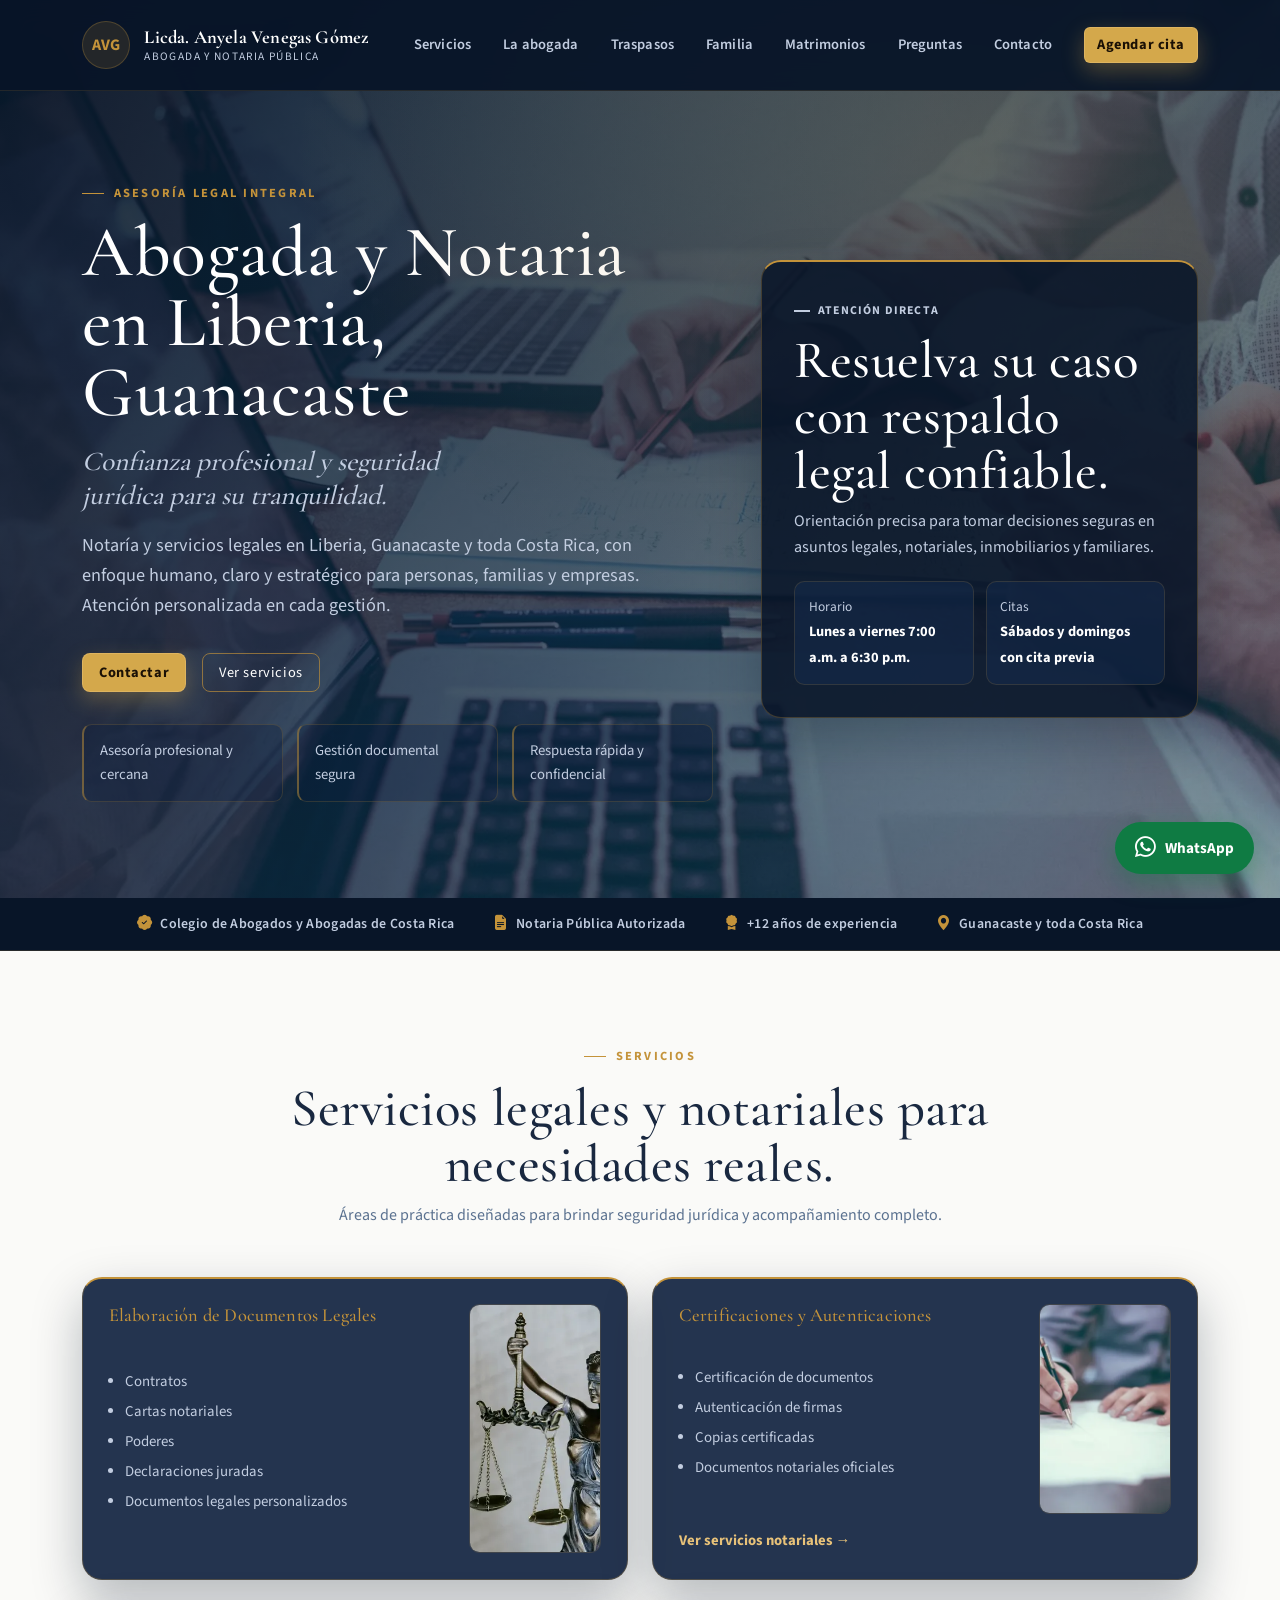
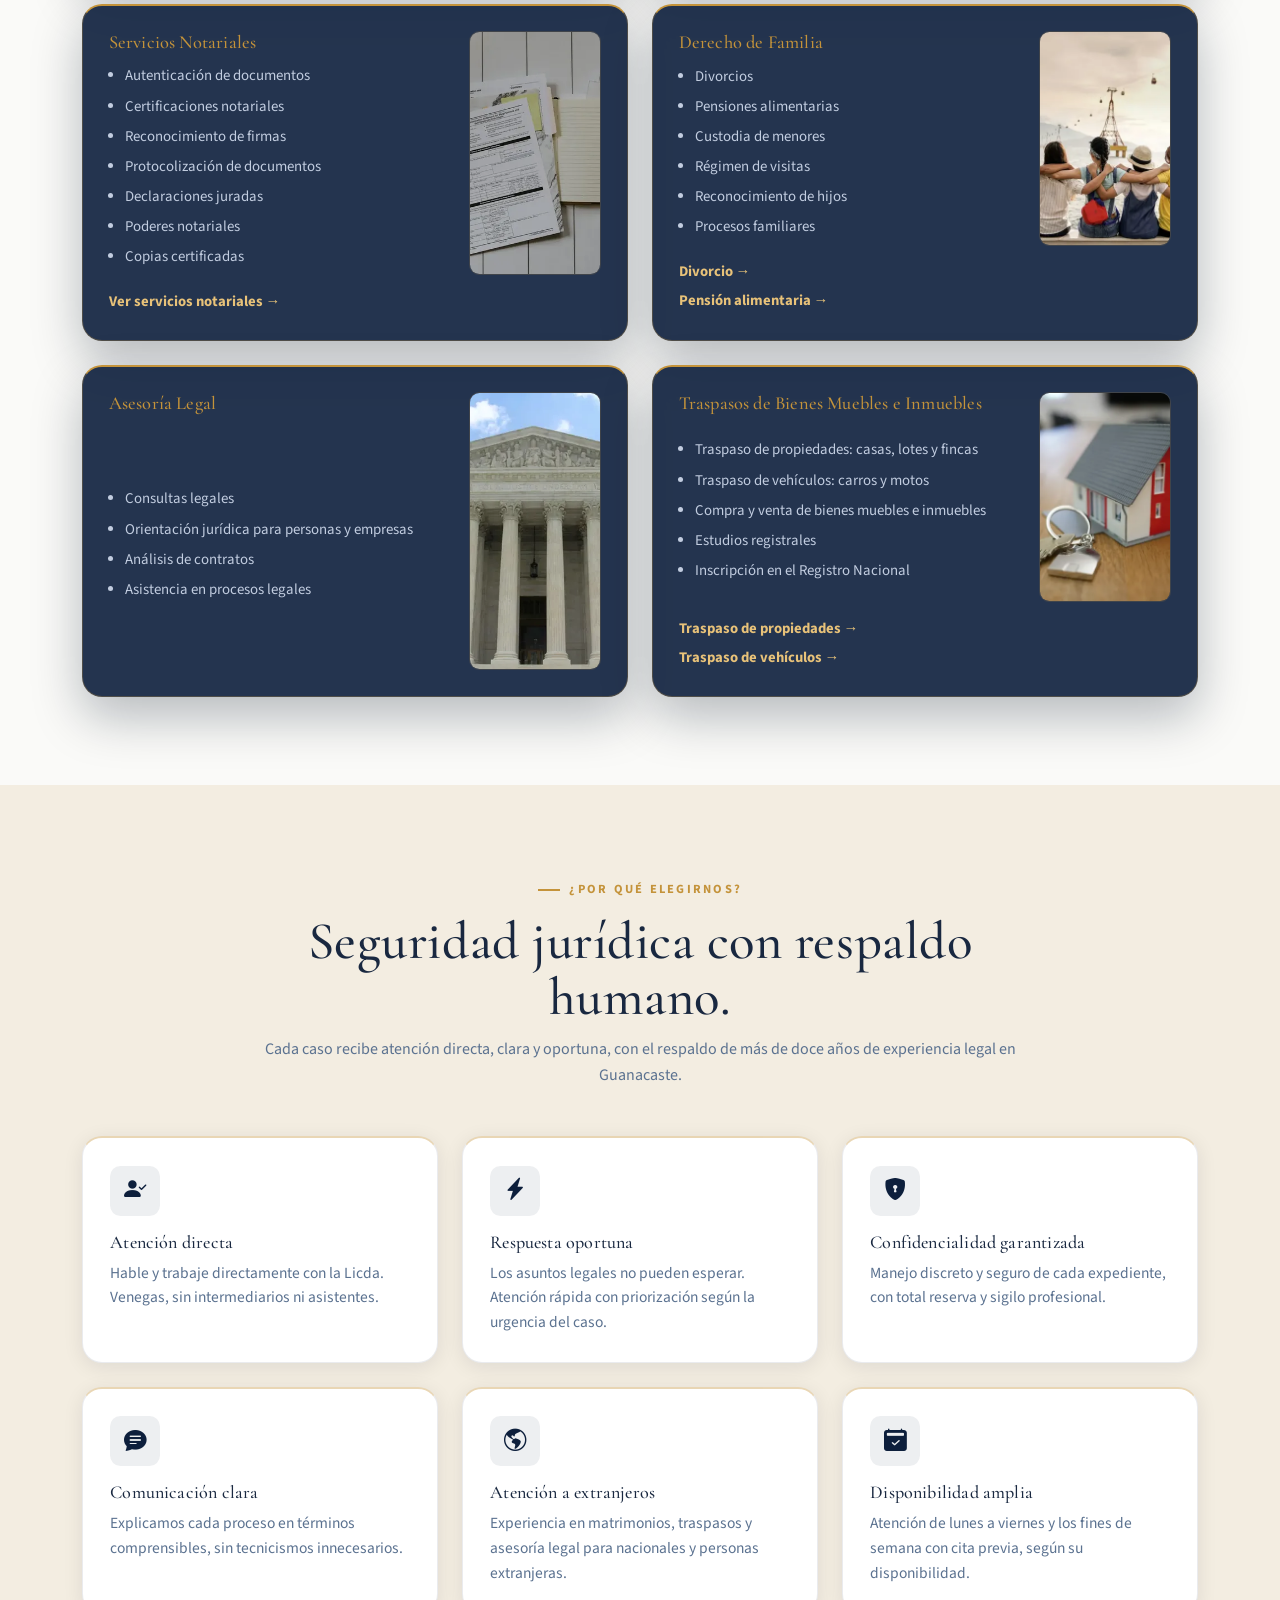
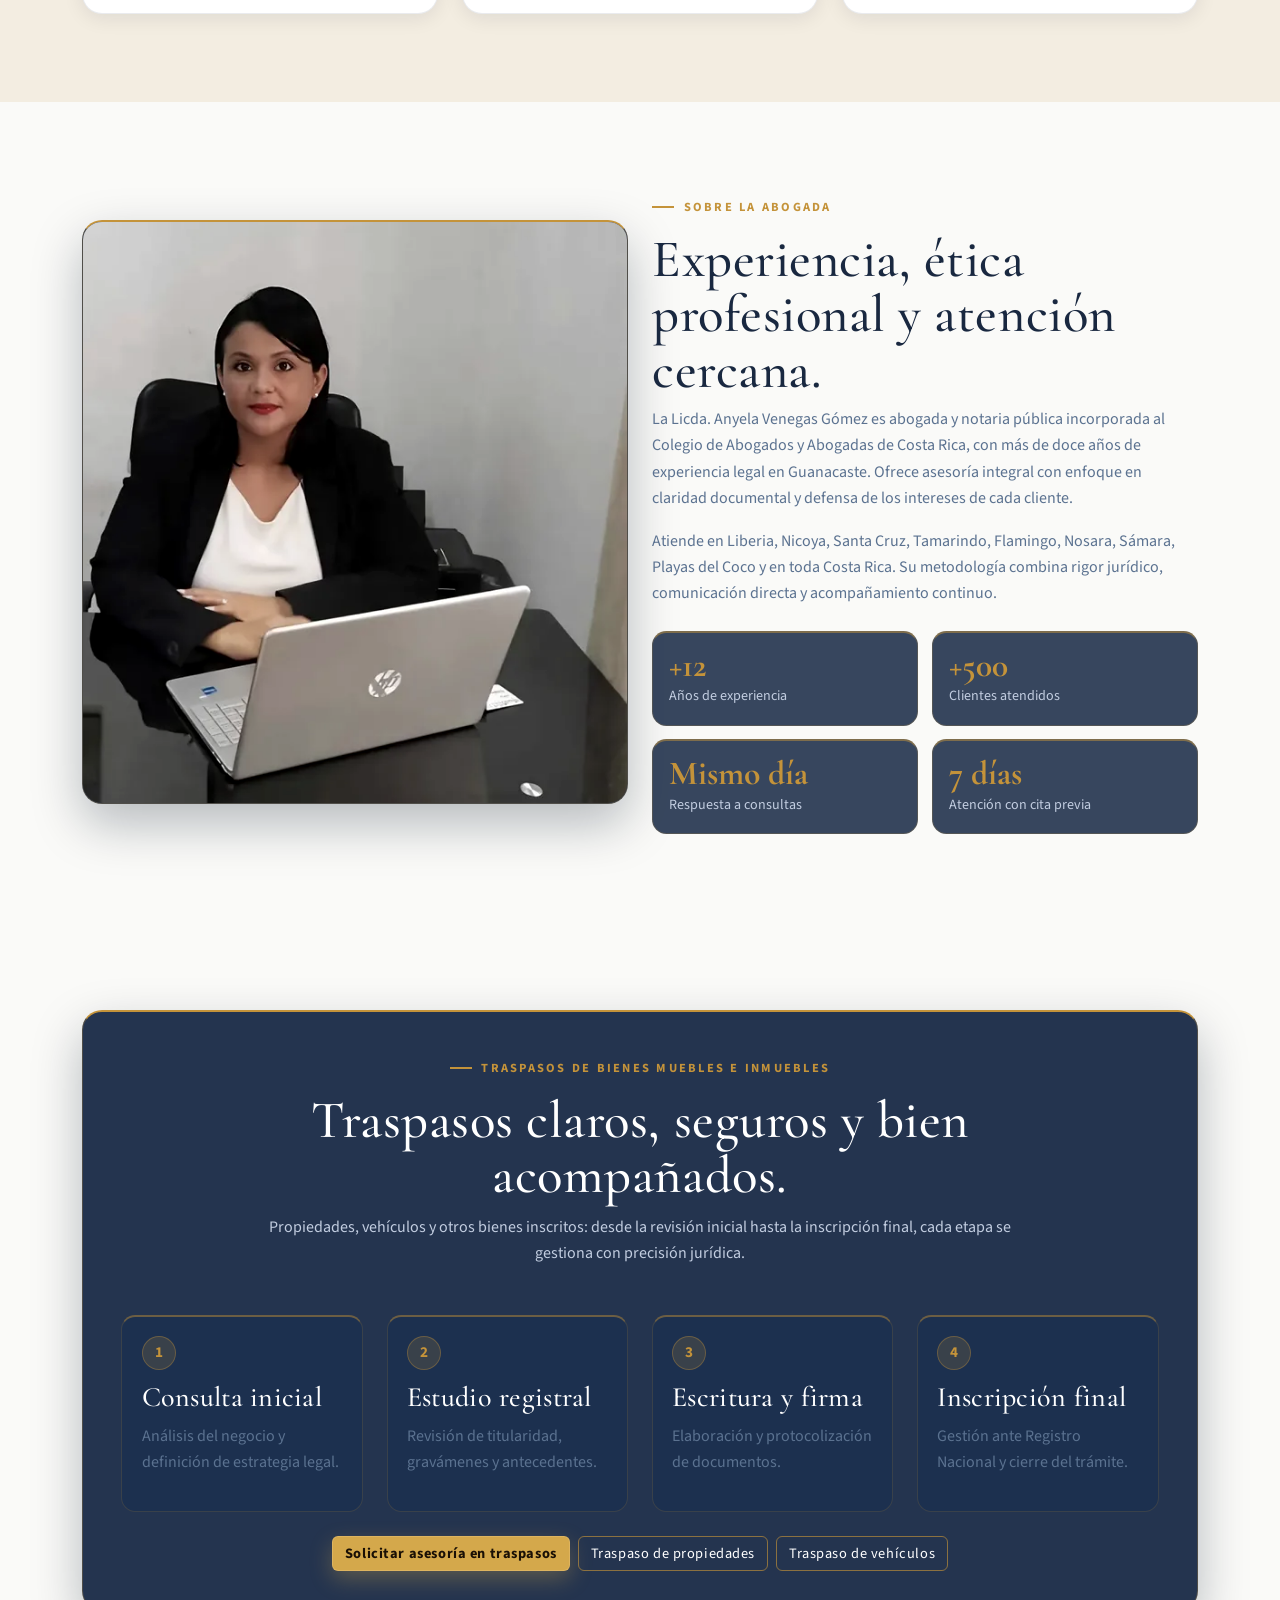
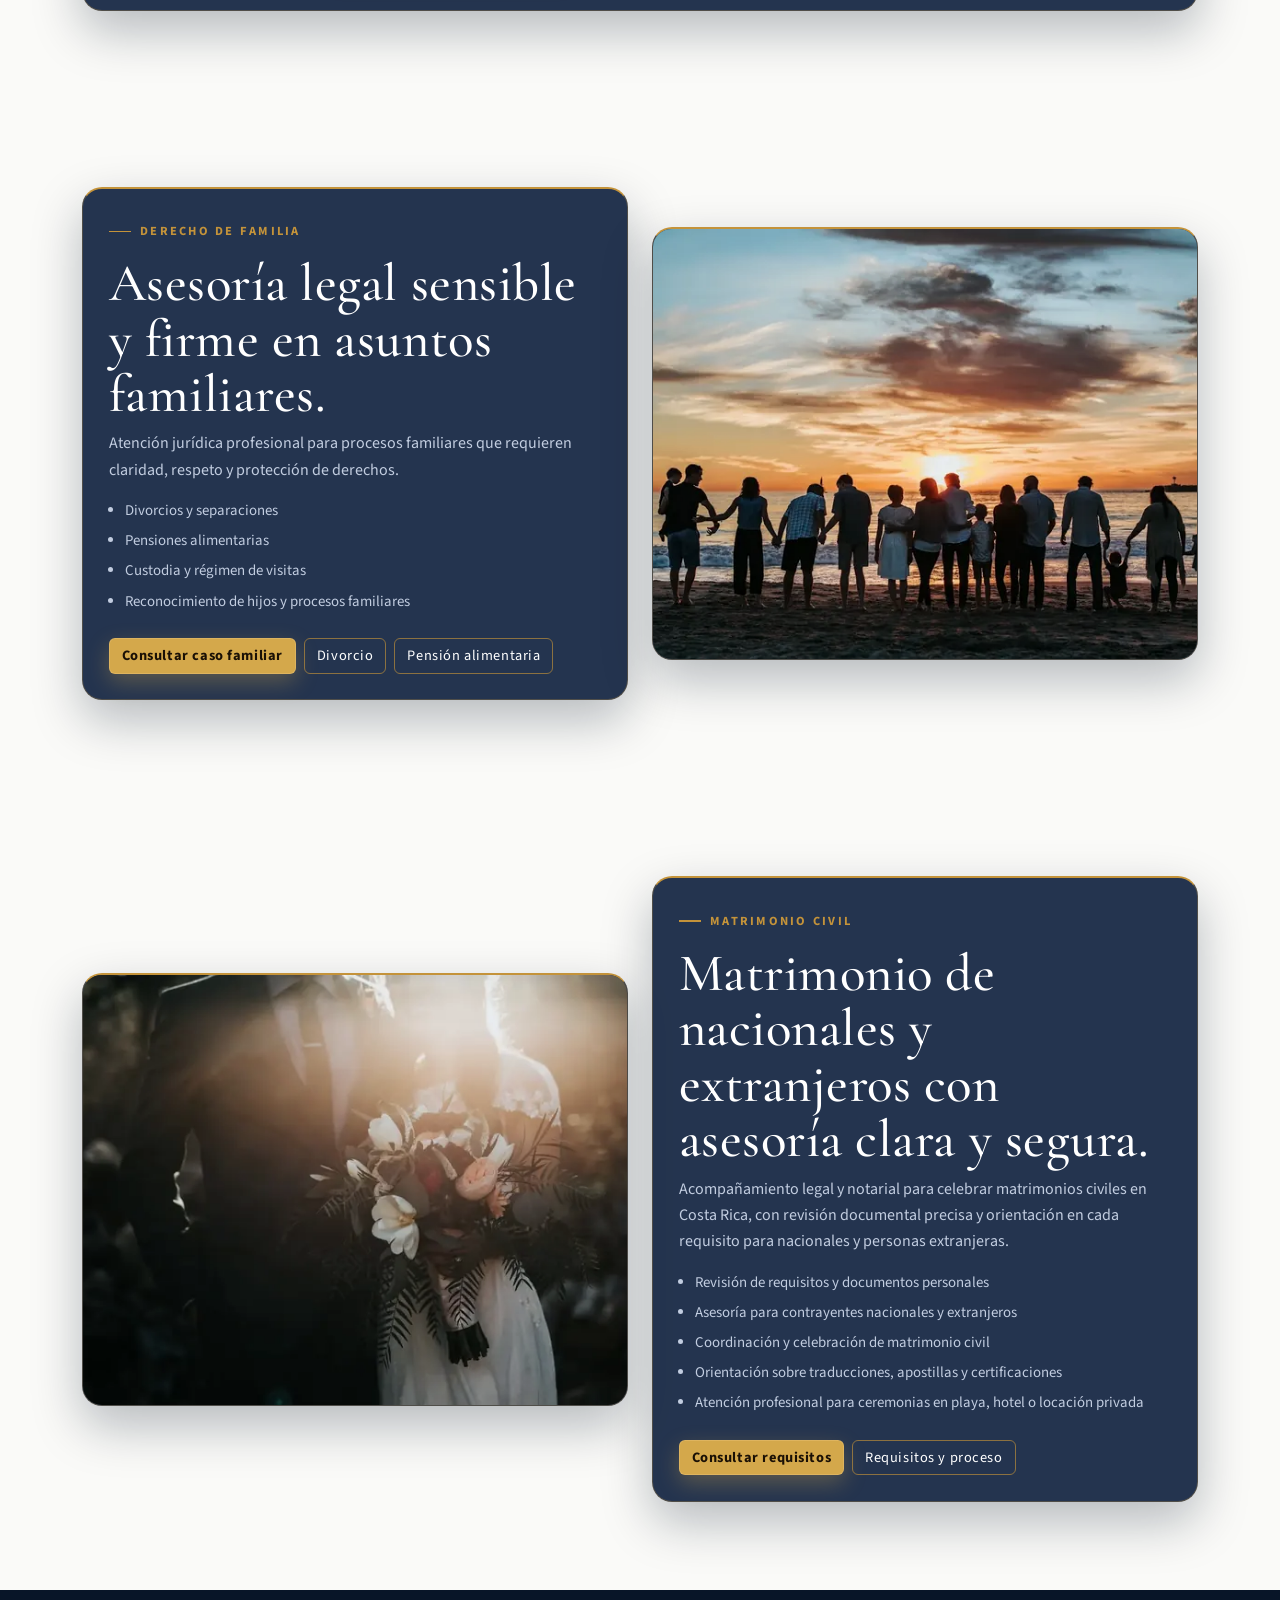
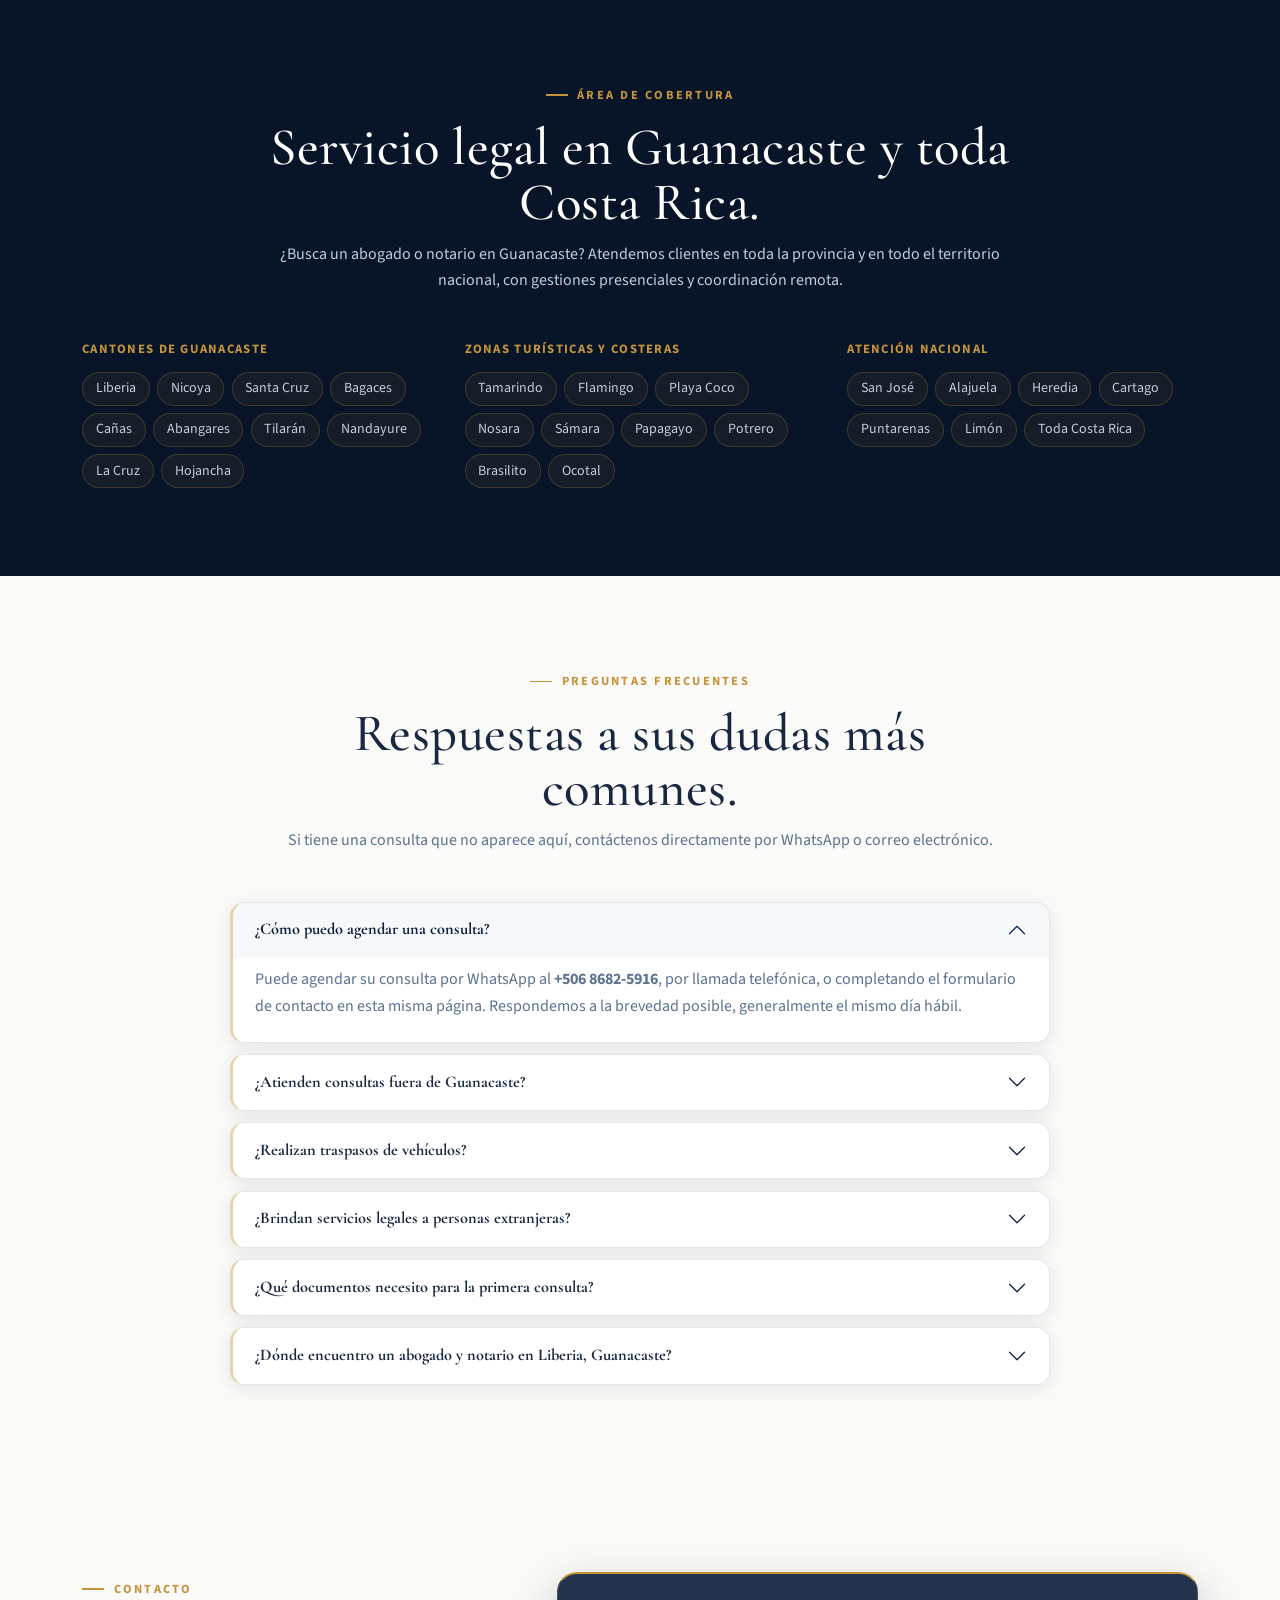
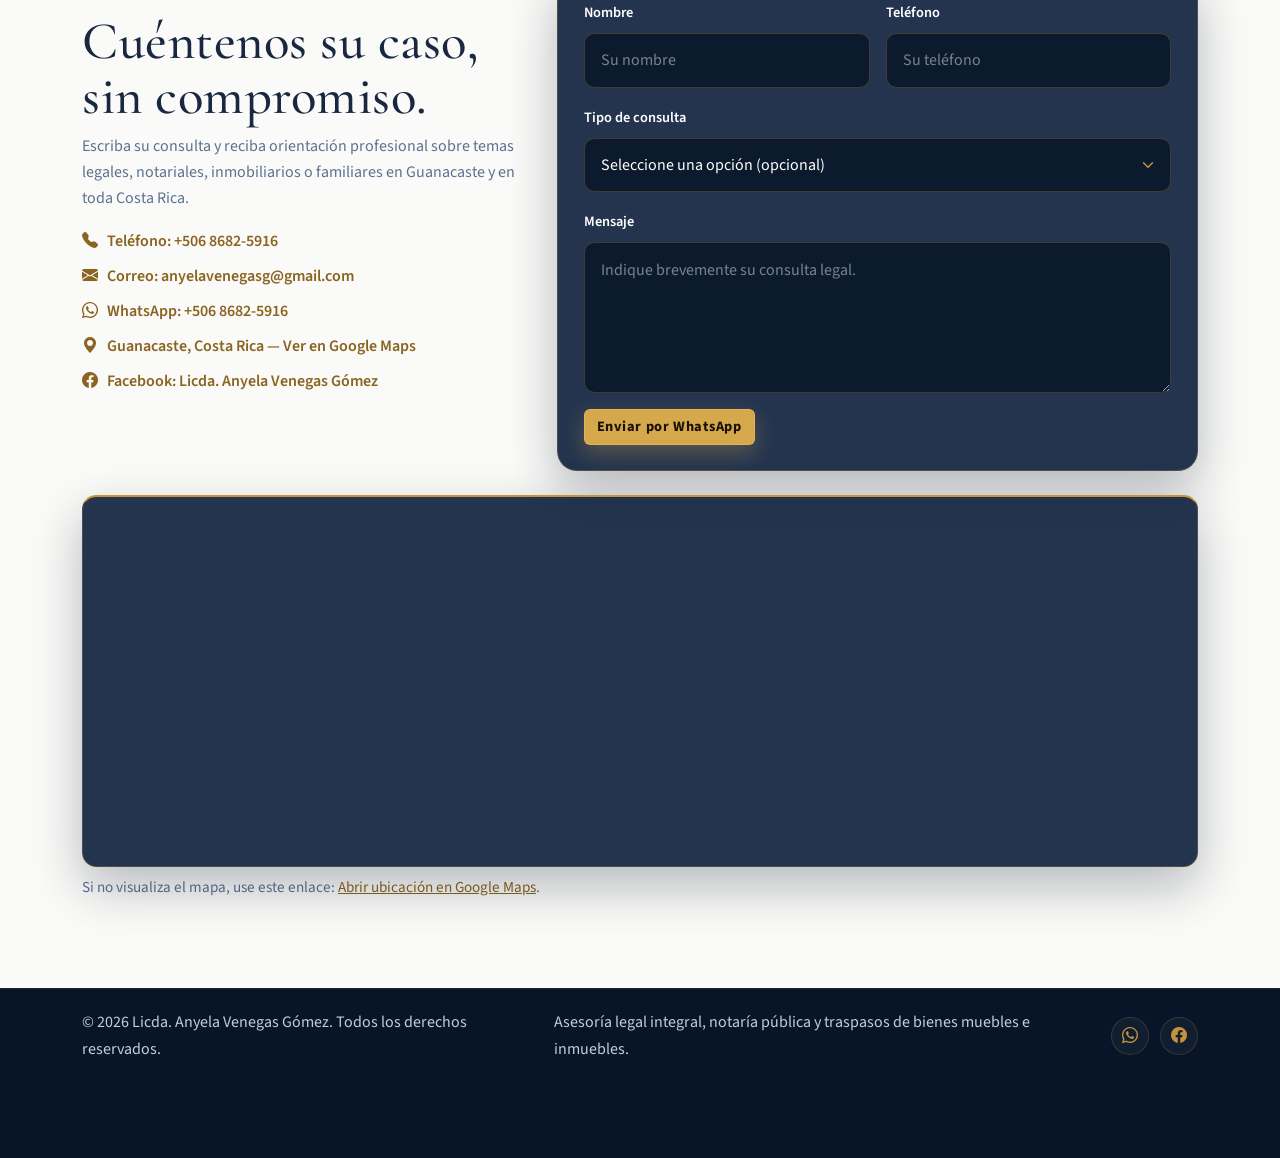
<file: index.html>
<!DOCTYPE html>
<html lang="es">
<head>
	<meta charset="UTF-8">
	<meta name="viewport" content="width=device-width, initial-scale=1.0">
	<title>Licda. Anyela Venegas Gómez | Abogada y Notaria en Liberia, Guanacaste</title>
	<meta name="description" content="Abogado y notario en Liberia, Guanacaste: la Licda. Anyela Venegas Gómez, abogada y notaria pública, le atiende en traspasos de propiedades y vehículos, derecho de familia, matrimonios y notaría.">
	<meta name="keywords" content="abogado liberia, notario liberia, abogado guanacaste, notario guanacaste, notaría liberia, bufete liberia, abogada en guanacaste, notaria en guanacaste, abogada costa rica, notaria publica costa rica, traspasos de propiedades guanacaste, traspaso de vehiculos guanacaste, servicios notariales, derecho de familia, abogada liberia guanacaste, matrimonio civil costa rica, traspaso propiedad guanacaste, divorcio guanacaste, pension alimentaria guanacaste, custodia menores costa rica, abogada extranjeros costa rica, matrimonio extranjeros costa rica, notaria liberia, abogada nicoya, abogada santa cruz guanacaste, abogada tamarindo">
	<meta name="robots" content="index, follow, max-image-preview:large">
	<meta name="geo.region" content="CR-G">
	<meta name="geo.placename" content="Guanacaste, Costa Rica">
	<meta name="geo.position" content="10.6321152;-85.4426206">
	<meta name="ICBM" content="10.6321152, -85.4426206">
	<meta name="author" content="Licda. Anyela Venegas Gómez">
	<link rel="canonical" href="https://anyelavenegas.com/">
	<meta property="og:title" content="Licda. Anyela Venegas Gómez | Abogada y Notaria en Liberia, Guanacaste">
	<meta property="og:description" content="Abogado y notario en Liberia, Guanacaste: asesoría legal, notaría, traspasos de propiedades y vehículos, derecho de familia y matrimonios con la Licda. Anyela Venegas Gómez.">
	<meta property="og:type" content="website">
	<meta property="og:url" content="https://anyelavenegas.com/">
	<meta property="og:locale" content="es_CR">
	<meta property="og:image" content="https://anyelavenegas.com/images/og-image.jpg">
	<meta property="og:image:type" content="image/jpeg">
	<meta property="og:image:width" content="1200">
	<meta property="og:image:height" content="630">
	<meta property="og:image:alt" content="Licda. Anyela Venegas Gómez, Abogada y Notaria Pública en Guanacaste, Costa Rica">
	<meta name="twitter:card" content="summary_large_image">
	<meta name="twitter:title" content="Licda. Anyela Venegas Gómez | Abogada y Notaria en Liberia, Guanacaste">
	<meta name="twitter:description" content="Abogado y notario en Liberia, Guanacaste: notaría, traspasos de propiedades y vehículos, derecho de familia y matrimonios.">
	<meta name="twitter:image" content="https://anyelavenegas.com/images/og-image.jpg">
	<meta name="theme-color" content="#0D1F3C">
	<link rel="icon" href="/favicon.ico" sizes="48x48">
	<link rel="icon" type="image/png" sizes="96x96" href="/images/favicon-96.png">
	<link rel="icon" type="image/svg+xml" href="/images/favicon.svg">
	<link rel="apple-touch-icon" href="/images/apple-touch-icon.png">
	<link rel="preload" as="image" href="/images/site/hero-800.webp" type="image/webp" media="(max-width: 767.98px)" fetchpriority="high">
	<link rel="preload" as="image" href="/images/site/hero-1200.webp" type="image/webp" media="(min-width: 768px) and (max-width: 1199.98px)" fetchpriority="high">
	<link rel="preload" as="image" href="/images/site/hero.webp" type="image/webp" media="(min-width: 1200px)" fetchpriority="high">
	<link rel="preload" as="font" href="/fonts/cormorant-garamond-latin.woff2" type="font/woff2" crossorigin>
	<link rel="preload" as="font" href="/fonts/source-sans-3-latin.woff2" type="font/woff2" crossorigin>
	<link rel="stylesheet" href="/css/vendor.css?v=20260928">
	<link rel="stylesheet" href="/css/styles.css?v=20260928">
	<script type="application/ld+json">
	{
	  "@context": "https://schema.org",
	  "@type": "LegalService",
	  "@id": "https://anyelavenegas.com/#negocio",
	  "name": "Licda. Anyela Venegas Gómez - Abogada y Notaria Pública",
	  "description": "Abogada y notaria pública en Guanacaste, Costa Rica. Servicios legales integrales: asesoría jurídica, notaría, traspasos de propiedades y vehículos, derecho de familia y matrimonios civiles para nacionales y extranjeros.",
	  "url": "https://anyelavenegas.com/",
	  "image": "https://anyelavenegas.com/images/og-image.jpg",
	  "logo": "https://anyelavenegas.com/images/logo.png",
	  "telephone": "+50686825916",
	  "email": "anyelavenegasg@gmail.com",
	  "priceRange": "$$",
	  "currenciesAccepted": "CRC, USD",
	  "alternateName": ["Notaría Licda. Anyela Venegas Gómez", "Bufete Licda. Anyela Venegas Gómez"],
	  "keywords": "abogado, abogada, notario, notaria, notaría, bufete, servicios legales, Liberia, Guanacaste, Costa Rica",
	  "knowsAbout": ["Derecho notarial", "Derecho de familia", "Divorcio", "Pensión alimentaria", "Traspaso de bienes inmuebles", "Traspaso de vehículos", "Matrimonio civil"],
	  "knowsLanguage": "es",
	  "sameAs": [
	    "https://www.facebook.com/profile.php?id=61581840694167",
	    "https://maps.google.com/?cid=7073497333193786535"
	  ],
	  "founder": {
	    "@type": "Person",
	    "name": "Anyela Venegas Gómez",
	    "jobTitle": "Abogada y Notaria Pública",
	    "worksFor": { "@id": "https://anyelavenegas.com/#negocio" }
	  },
	  "areaServed": [
	    { "@type": "Country", "name": "Costa Rica" },
	    { "@type": "AdministrativeArea", "name": "Guanacaste" },
	    { "@type": "City", "name": "Liberia" },
	    { "@type": "City", "name": "Nicoya" },
	    { "@type": "City", "name": "Santa Cruz" },
	    { "@type": "City", "name": "Tamarindo" },
	    { "@type": "City", "name": "Nosara" },
	    { "@type": "City", "name": "Sámara" },
	    { "@type": "City", "name": "Flamingo" },
	    { "@type": "City", "name": "Playa Coco" }
	  ],
	  "address": {
	    "@type": "PostalAddress",
	    "addressLocality": "Liberia",
	    "addressRegion": "Guanacaste",
	    "postalCode": "50101",
	    "addressCountry": "CR"
	  },
	  "geo": {
	    "@type": "GeoCoordinates",
	    "latitude": 10.6321152,
	    "longitude": -85.4426206
	  },
	  "hasMap": "https://maps.google.com/?cid=7073497333193786535",
	  "hasOfferCatalog": {
	    "@type": "OfferCatalog",
	    "name": "Servicios Legales y Notariales",
	    "itemListElement": [
	      { "@type": "Offer", "itemOffered": { "@type": "Service", "name": "Asesoría Legal", "description": "Consultas legales, orientación jurídica y análisis de contratos." } },
	      { "@type": "Offer", "itemOffered": { "@type": "Service", "name": "Servicios Notariales", "description": "Autenticación de documentos, certificaciones, poderes y declaraciones juradas." } },
	      { "@type": "Offer", "itemOffered": { "@type": "Service", "name": "Traspaso de Bienes Inmuebles", "description": "Traspaso de propiedades, compraventa y estudio registral en Guanacaste y Costa Rica.", "url": "https://anyelavenegas.com/traspaso-de-propiedades-guanacaste/" } },
	      { "@type": "Offer", "itemOffered": { "@type": "Service", "name": "Traspaso de Vehículos y Bienes Muebles", "description": "Traspaso de carros, motos y otros bienes muebles inscritos en el Registro Nacional.", "url": "https://anyelavenegas.com/traspaso-de-vehiculos-guanacaste/" } },
	      { "@type": "Offer", "itemOffered": { "@type": "Service", "name": "Derecho de Familia", "description": "Divorcios, pensiones alimentarias, custodia de menores y régimen de visitas." } },
	      { "@type": "Offer", "itemOffered": { "@type": "Service", "name": "Matrimonios Civiles", "description": "Matrimonios para nacionales y extranjeros en Costa Rica, incluyendo ceremonias en playa y hotel." } },
	      { "@type": "Offer", "itemOffered": { "@type": "Service", "name": "Elaboración de Documentos Legales", "description": "Contratos, cartas notariales, poderes y documentos personalizados." } }
	    ]
	  },
	  "openingHoursSpecification": [
	    {
	      "@type": "OpeningHoursSpecification",
	      "dayOfWeek": ["Monday","Tuesday","Wednesday","Thursday","Friday"],
	      "opens": "07:00",
	      "closes": "18:30"
	    },
	    {
	      "@type": "OpeningHoursSpecification",
	      "dayOfWeek": ["Saturday","Sunday"],
	      "description": "Atención con cita previa"
	    }
	  ]
	}
	</script>
	<script type="application/ld+json">
	{
	  "@context": "https://schema.org",
	  "@type": "FAQPage",
	  "mainEntity": [
	    {
	      "@type": "Question",
	      "name": "¿Cómo puedo agendar una consulta con la abogada en Guanacaste?",
	      "acceptedAnswer": {
	        "@type": "Answer",
	        "text": "Puede agendar su consulta por WhatsApp al +506 8682-5916, por llamada telefónica, o completando el formulario de contacto en el sitio web. Respondemos a la brevedad posible, generalmente el mismo día hábil."
	      }
	    },
	    {
	      "@type": "Question",
	      "name": "¿La abogada en Guanacaste atiende consultas fuera de la provincia?",
	      "acceptedAnswer": {
	        "@type": "Answer",
	        "text": "Sí. La Licda. Anyela Venegas ofrece servicios legales y notariales en toda Costa Rica, con capacidad de coordinar gestiones ante el Registro Nacional, el Poder Judicial y otras instituciones a nivel nacional."
	      }
	    },
	    {
	      "@type": "Question",
	      "name": "¿La notaria en Guanacaste realiza traspasos de vehículos?",
	      "acceptedAnswer": {
	        "@type": "Answer",
	        "text": "Sí. La Licda. Venegas realiza traspasos de bienes muebles, como carros y motos, y de bienes inmuebles, como casas, lotes y fincas, con estudio registral previo e inscripción en el Registro Nacional."
	      }
	    },
	    {
	      "@type": "Question",
	      "name": "¿La notaria pública en Guanacaste brinda servicios legales a personas extranjeras?",
	      "acceptedAnswer": {
	        "@type": "Answer",
	        "text": "Sí. La Licda. Venegas cuenta con amplia experiencia en matrimonios civiles de extranjeros, traspasos de propiedades y asesoría legal general para residentes y no residentes en Costa Rica."
	      }
	    },
	    {
	      "@type": "Question",
	      "name": "¿Qué documentos necesito para la primera consulta con la abogada?",
	      "acceptedAnswer": {
	        "@type": "Answer",
	        "text": "Solo su cédula de identidad o pasaporte, y cualquier documento relacionado con su caso (contratos, escrituras, resoluciones, etc.). Si no tiene documentos aún, orientamos desde el primer contacto."
	      }
	    },
	    {
	      "@type": "Question",
	      "name": "¿Dónde encuentro un abogado y notario en Liberia, Guanacaste?",
	      "acceptedAnswer": {
	        "@type": "Answer",
	        "text": "La Licda. Anyela Venegas Gómez es abogada y notaria pública en Liberia, Guanacaste. En su notaría atiende traspasos de propiedades y vehículos, divorcios, pensiones alimentarias, matrimonios civiles y todo tipo de trámites notariales, para clientes de toda la provincia y del resto de Costa Rica."
	      }
	    }
	  ]
	}
	</script>
</head>
<body>
	<nav class="navbar navbar-expand-xl fixed-top site-navbar" id="mainNav">
		<div class="container">
			<a class="navbar-brand" href="#inicio">
				<span class="brand-mark">AVG</span>
				<span class="brand-copy">
					<strong>Licda. Anyela Venegas Gómez</strong>
					<small>Abogada y Notaria Pública</small>
				</span>
			</a>
			<button class="navbar-toggler" type="button" data-bs-toggle="collapse" data-bs-target="#navbarMenu" aria-controls="navbarMenu" aria-expanded="false" aria-label="Mostrar navegación">
				<span class="navbar-toggler-icon"></span>
			</button>
			<div class="collapse navbar-collapse" id="navbarMenu">
				<ul class="navbar-nav ms-auto align-items-xl-center gap-xl-3">
					<li class="nav-item"><a class="nav-link" href="#servicios">Servicios</a></li>
					<li class="nav-item"><a class="nav-link" href="#sobre">La abogada</a></li>
					<li class="nav-item"><a class="nav-link" href="#traspasos">Traspasos</a></li>
					<li class="nav-item"><a class="nav-link" href="#familia">Familia</a></li>
					<li class="nav-item"><a class="nav-link" href="#matrimonios">Matrimonios</a></li>
					<li class="nav-item"><a class="nav-link" href="#faq">Preguntas</a></li>
					<li class="nav-item"><a class="nav-link" href="#contacto">Contacto</a></li>
					<li class="nav-item ms-xl-2"><a class="btn btn-cta" href="https://wa.me/50686825916?text=Hola%2C%20deseo%20agendar%20una%20cita." target="_blank" rel="noopener noreferrer">Agendar cita</a></li>
				</ul>
			</div>
		</div>
	</nav>

	<header class="hero-section" id="inicio">
		<div class="container">
			<div class="row g-5 align-items-center">
				<div class="col-lg-7">
					<span class="section-tag">Asesoría legal integral</span>
					<h1>Abogada y Notaria en Liberia, Guanacaste</h1>
					<p class="hero-subtitle">Confianza profesional y seguridad jurídica para su tranquilidad.</p>
					<p class="lead-copy">Notaría y servicios legales en Liberia, Guanacaste y toda Costa Rica, con enfoque humano, claro y estratégico para personas, familias y empresas. Atención personalizada en cada gestión.</p>
					<div class="hero-actions d-flex flex-wrap gap-3">
						<a class="btn btn-cta btn-lg" href="#contacto">Contactar</a>
						<a class="btn btn-outline-gold btn-lg" href="#servicios">Ver servicios</a>
					</div>
					<ul class="hero-points list-unstyled mb-0">
						<li>Asesoría profesional y cercana</li>
						<li>Gestión documental segura</li>
						<li>Respuesta rápida y confidencial</li>
					</ul>
				</div>
				<div class="col-lg-5">
					<aside class="hero-panel">
						<p class="panel-tag">Atención directa</p>
						<h2>Resuelva su caso con respaldo legal confiable.</h2>
						<p>Orientación precisa para tomar decisiones seguras en asuntos legales, notariales, inmobiliarios y familiares.</p>
						<div class="panel-grid">
							<div>
								<span>Horario</span>
								<strong>Lunes a viernes 7:00 a.m. a 6:30 p.m.</strong>
							</div>
							<div>
								<span>Citas</span>
								<strong>Sábados y domingos con cita previa</strong>
							</div>
						</div>
					</aside>
				</div>
			</div>
		</div>
	</header>

	<div class="trust-bar" role="region" aria-label="Credenciales profesionales">
		<div class="container">
			<ul class="trust-list">
				<li><i class="bi bi-patch-check-fill"></i><span>Colegio de Abogados y Abogadas de Costa Rica</span></li>
				<li><i class="bi bi-file-earmark-text-fill"></i><span>Notaria Pública Autorizada</span></li>
				<li><i class="bi bi-award-fill"></i><span>+12 años de experiencia</span></li>
				<li><i class="bi bi-geo-alt-fill"></i><span>Guanacaste y toda Costa Rica</span></li>
			</ul>
		</div>
	</div>

	<main>
		<section class="section-block" id="servicios">
			<div class="container">
				<div class="section-head text-center mx-auto reveal">
					<span class="section-tag">Servicios</span>
					<h2>Servicios legales y notariales para necesidades reales.</h2>
					<p>Áreas de práctica diseñadas para brindar seguridad jurídica y acompañamiento completo.</p>
				</div>
				<div class="row g-4">
					<div class="col-lg-6 order-lg-2">
						<article class="service-card h-100 reveal">
							<div class="service-media">
								<img src="/images/site/asesoria-legal-card.webp" width="270" height="432" alt="Asesoría legal profesional en Guanacaste, Costa Rica" loading="lazy">
							</div>
							<h3>Asesoría Legal</h3>
							<ul class="service-list">
								<li>Consultas legales</li>
								<li>Orientación jurídica para personas y empresas</li>
								<li>Análisis de contratos</li>
								<li>Asistencia en procesos legales</li>
							</ul>
						</article>
					</div>
					<div class="col-lg-6 order-lg-1">
						<article class="service-card h-100 reveal">
							<div class="service-media">
								<img src="/images/site/servicios-notariales-card.webp" width="270" height="432" alt="Servicios notariales y documentación legal en Guanacaste, Costa Rica" loading="lazy">
							</div>
							<h3>Servicios Notariales</h3>
							<ul class="service-list">
								<li>Autenticación de documentos</li>
								<li>Certificaciones notariales</li>
								<li>Reconocimiento de firmas</li>
								<li>Protocolización de documentos</li>
								<li>Declaraciones juradas</li>
								<li>Poderes notariales</li>
								<li>Copias certificadas</li>
							</ul>
							<a class="card-more" href="/notaria-liberia/">Ver servicios notariales</a>
						</article>
					</div>
					<div class="col-lg-6 order-lg-2">
						<article class="service-card h-100 reveal">
							<div class="service-media">
								<img src="/images/site/traspasos-propiedades-card.webp" width="270" height="432" alt="Traspaso de propiedades y vehículos en Guanacaste, Costa Rica" loading="lazy">
							</div>
							<h3>Traspasos de Bienes Muebles e Inmuebles</h3>
							<ul class="service-list">
								<li>Traspaso de propiedades: casas, lotes y fincas</li>
								<li>Traspaso de vehículos: carros y motos</li>
								<li>Compra y venta de bienes muebles e inmuebles</li>
								<li>Estudios registrales</li>
								<li>Inscripción en el Registro Nacional</li>
							</ul>
							<a class="card-more" href="/traspaso-de-propiedades-guanacaste/">Traspaso de propiedades</a>
							<a class="card-more" href="/traspaso-de-vehiculos-guanacaste/">Traspaso de vehículos</a>
						</article>
					</div>
					<div class="col-lg-6 order-lg-1">
						<article class="service-card h-100 reveal">
							<div class="service-media">
								<img src="/images/site/derecho-familia-servicio-card.webp" width="270" height="432" alt="Asesoría en derecho de familia en Guanacaste: divorcios, pensiones y custodia" loading="lazy">
							</div>
							<h3>Derecho de Familia</h3>
							<ul class="service-list">
								<li>Divorcios</li>
								<li>Pensiones alimentarias</li>
								<li>Custodia de menores</li>
								<li>Régimen de visitas</li>
								<li>Reconocimiento de hijos</li>
								<li>Procesos familiares</li>
							</ul>
							<a class="card-more" href="/divorcio-guanacaste/">Divorcio</a>
							<a class="card-more" href="/pension-alimentaria-guanacaste/">Pensión alimentaria</a>
						</article>
					</div>
					<div class="col-lg-6">
						<article class="service-card h-100 reveal">
							<div class="service-media">
								<img src="/images/site/documentos-legales-card.webp" width="270" height="432" alt="Elaboración de documentos legales" loading="lazy">
							</div>
							<h3>Elaboración de Documentos Legales</h3>
							<ul class="service-list">
								<li>Contratos</li>
								<li>Cartas notariales</li>
								<li>Poderes</li>
								<li>Declaraciones juradas</li>
								<li>Documentos legales personalizados</li>
							</ul>
						</article>
					</div>
					<div class="col-lg-6">
						<article class="service-card h-100 reveal">
							<div class="service-media">
								<img src="/images/site/certificaciones-card.webp" width="270" height="432" alt="Certificaciones y autenticaciones notariales" loading="lazy">
							</div>
							<h3>Certificaciones y Autenticaciones</h3>
							<ul class="service-list">
								<li>Certificación de documentos</li>
								<li>Autenticación de firmas</li>
								<li>Copias certificadas</li>
								<li>Documentos notariales oficiales</li>
							</ul>
							<a class="card-more" href="/notaria-liberia/">Ver servicios notariales</a>
						</article>
					</div>
				</div>
			</div>
		</section>

		<section class="section-block section-benefits" id="ventajas">
			<div class="container">
				<div class="section-head text-center mx-auto reveal">
					<span class="section-tag">¿Por qué elegirnos?</span>
					<h2>Seguridad jurídica con respaldo humano.</h2>
					<p>Cada caso recibe atención directa, clara y oportuna, con el respaldo de más de doce años de experiencia legal en Guanacaste.</p>
				</div>
				<div class="row g-4">
					<div class="col-md-6 col-xl-4">
						<div class="benefit-card reveal">
							<div class="benefit-icon"><i class="bi bi-person-check-fill"></i></div>
							<h3>Atención directa</h3>
							<p>Hable y trabaje directamente con la Licda. Venegas, sin intermediarios ni asistentes.</p>
						</div>
					</div>
					<div class="col-md-6 col-xl-4">
						<div class="benefit-card reveal">
							<div class="benefit-icon"><i class="bi bi-lightning-charge-fill"></i></div>
							<h3>Respuesta oportuna</h3>
							<p>Los asuntos legales no pueden esperar. Atención rápida con priorización según la urgencia del caso.</p>
						</div>
					</div>
					<div class="col-md-6 col-xl-4">
						<div class="benefit-card reveal">
							<div class="benefit-icon"><i class="bi bi-shield-lock-fill"></i></div>
							<h3>Confidencialidad garantizada</h3>
							<p>Manejo discreto y seguro de cada expediente, con total reserva y sigilo profesional.</p>
						</div>
					</div>
					<div class="col-md-6 col-xl-4">
						<div class="benefit-card reveal">
							<div class="benefit-icon"><i class="bi bi-chat-text-fill"></i></div>
							<h3>Comunicación clara</h3>
							<p>Explicamos cada proceso en términos comprensibles, sin tecnicismos innecesarios.</p>
						</div>
					</div>
					<div class="col-md-6 col-xl-4">
						<div class="benefit-card reveal">
							<div class="benefit-icon"><i class="bi bi-globe-americas"></i></div>
							<h3>Atención a extranjeros</h3>
							<p>Experiencia en matrimonios, traspasos y asesoría legal para nacionales y personas extranjeras.</p>
						</div>
					</div>
					<div class="col-md-6 col-xl-4">
						<div class="benefit-card reveal">
							<div class="benefit-icon"><i class="bi bi-calendar2-check-fill"></i></div>
							<h3>Disponibilidad amplia</h3>
							<p>Atención de lunes a viernes y los fines de semana con cita previa, según su disponibilidad.</p>
						</div>
					</div>
				</div>
			</div>
		</section>

		<section class="section-block" id="sobre">
			<div class="container">
				<div class="row g-4 align-items-center">
					<div class="col-lg-6">
						<div class="image-card reveal">
							<img src="/images/site/licda-anyela-600.webp" srcset="/images/site/licda-anyela-600.webp 600w, /images/site/licda-anyela.webp 900w" sizes="(min-width: 1200px) 540px, (min-width: 992px) 450px, calc(100vw - 32px)" width="900" height="962" alt="Licda. Anyela Venegas Gómez, Abogada y Notaria Pública" loading="lazy">
						</div>
					</div>
					<div class="col-lg-6 reveal">
						<span class="section-tag">Sobre la abogada</span>
						<h2>Experiencia, ética profesional y atención cercana.</h2>
						<p>La Licda. Anyela Venegas Gómez es abogada y notaria pública incorporada al Colegio de Abogados y Abogadas de Costa Rica, con más de doce años de experiencia legal en Guanacaste. Ofrece asesoría integral con enfoque en claridad documental y defensa de los intereses de cada cliente.</p>
						<p>Atiende en Liberia, Nicoya, Santa Cruz, Tamarindo, Flamingo, Nosara, Sámara, Playas del Coco y en toda Costa Rica. Su metodología combina rigor jurídico, comunicación directa y acompañamiento continuo.</p>
						<div class="metrics-grid">
							<div class="metric-item"><strong>+12</strong><span>Años de experiencia</span></div>
							<div class="metric-item"><strong>+500</strong><span>Clientes atendidos</span></div>
							<div class="metric-item"><strong>Mismo día</strong><span>Respuesta a consultas</span></div>
							<div class="metric-item"><strong>7 días</strong><span>Atención con cita previa</span></div>
						</div>
					</div>
				</div>
			</div>
		</section>

		<section class="section-block" id="traspasos">
			<div class="container">
				<div class="process-card reveal">
					<div class="section-head text-center mx-auto">
						<span class="section-tag">Traspasos de bienes muebles e inmuebles</span>
						<h2>Traspasos claros, seguros y bien acompañados.</h2>
						<p>Propiedades, vehículos y otros bienes inscritos: desde la revisión inicial hasta la inscripción final, cada etapa se gestiona con precisión jurídica.</p>
					</div>
					<div class="row g-4">
						<div class="col-md-6 col-xl-3">
							<div class="step-item"><span>1</span><h3>Consulta inicial</h3><p>Análisis del negocio y definición de estrategia legal.</p></div>
						</div>
						<div class="col-md-6 col-xl-3">
							<div class="step-item"><span>2</span><h3>Estudio registral</h3><p>Revisión de titularidad, gravámenes y antecedentes.</p></div>
						</div>
						<div class="col-md-6 col-xl-3">
							<div class="step-item"><span>3</span><h3>Escritura y firma</h3><p>Elaboración y protocolización de documentos.</p></div>
						</div>
						<div class="col-md-6 col-xl-3">
							<div class="step-item"><span>4</span><h3>Inscripción final</h3><p>Gestión ante Registro Nacional y cierre del trámite.</p></div>
						</div>
					</div>
					<div class="d-flex flex-wrap justify-content-center gap-2 mt-4">
						<a class="btn btn-cta" href="#contacto">Solicitar asesoría en traspasos</a>
						<a class="btn btn-outline-gold" href="/traspaso-de-propiedades-guanacaste/">Traspaso de propiedades</a>
						<a class="btn btn-outline-gold" href="/traspaso-de-vehiculos-guanacaste/">Traspaso de vehículos</a>
					</div>
				</div>
			</div>
		</section>

		<section class="section-block" id="familia">
			<div class="container">
				<div class="row g-4 align-items-center">
					<div class="col-lg-6">
						<div class="info-card h-100 reveal">
							<span class="section-tag">Derecho de familia</span>
							<h2>Asesoría legal sensible y firme en asuntos familiares.</h2>
							<p>Atención jurídica profesional para procesos familiares que requieren claridad, respeto y protección de derechos.</p>
							<ul class="service-list">
								<li>Divorcios y separaciones</li>
								<li>Pensiones alimentarias</li>
								<li>Custodia y régimen de visitas</li>
								<li>Reconocimiento de hijos y procesos familiares</li>
							</ul>
							<div class="d-flex flex-wrap gap-2 mt-4">
								<a class="btn btn-cta" href="#contacto">Consultar caso familiar</a>
								<a class="btn btn-outline-gold" href="/divorcio-guanacaste/">Divorcio</a>
								<a class="btn btn-outline-gold" href="/pension-alimentaria-guanacaste/">Pensión alimentaria</a>
							</div>
						</div>
					</div>
					<div class="col-lg-6">
						<div class="image-card reveal">
							<img src="/images/site/derecho-familia-700.webp" srcset="/images/site/derecho-familia-700.webp 700w, /images/site/derecho-familia.webp 1200w" sizes="(min-width: 1200px) 540px, (min-width: 992px) 450px, calc(100vw - 32px)" width="1200" height="800" alt="Familia reunida en un entorno cálido, representando acompañamiento en derecho de familia" loading="lazy">
						</div>
					</div>
				</div>
			</div>
		</section>

		<section class="section-block" id="matrimonios">
			<div class="container">
				<div class="row g-4 align-items-center">
					<div class="col-lg-6 order-lg-2">
						<div class="info-card h-100 reveal">
							<span class="section-tag">Matrimonio civil</span>
							<h2>Matrimonio de nacionales y extranjeros con asesoría clara y segura.</h2>
							<p>Acompañamiento legal y notarial para celebrar matrimonios civiles en Costa Rica, con revisión documental precisa y orientación en cada requisito para nacionales y personas extranjeras.</p>
							<ul class="service-list">
								<li>Revisión de requisitos y documentos personales</li>
								<li>Asesoría para contrayentes nacionales y extranjeros</li>
								<li>Coordinación y celebración de matrimonio civil</li>
								<li>Orientación sobre traducciones, apostillas y certificaciones</li>
								<li>Atención profesional para ceremonias en playa, hotel o locación privada</li>
							</ul>
							<div class="d-flex flex-wrap gap-2 mt-4">
								<a class="btn btn-cta" href="#contacto">Consultar requisitos</a>
								<a class="btn btn-outline-gold" href="/matrimonio-civil-costa-rica/">Requisitos y proceso</a>
							</div>
						</div>
					</div>
					<div class="col-lg-6 order-lg-1">
						<div class="image-card reveal">
							<img src="/images/site/matrimonio-civil-700.webp" srcset="/images/site/matrimonio-civil-700.webp 700w, /images/site/matrimonio-civil.webp 1200w" sizes="(min-width: 1200px) 540px, (min-width: 992px) 450px, calc(100vw - 32px)" width="1200" height="800" alt="Matrimonio civil en la playa de Guanacaste, Costa Rica" loading="lazy">
						</div>
					</div>
				</div>
			</div>
		</section>

		<section class="section-block section-coverage" id="cobertura" aria-label="Área de cobertura">
			<div class="container">
				<div class="section-head text-center mx-auto reveal">
					<span class="section-tag">Área de cobertura</span>
					<h2>Servicio legal en Guanacaste y toda Costa Rica.</h2>
					<p>¿Busca un abogado o notario en Guanacaste? Atendemos clientes en toda la provincia y en todo el territorio nacional, con gestiones presenciales y coordinación remota.</p>
				</div>
				<div class="coverage-grid reveal">
					<div class="coverage-group">
						<h3>Cantones de Guanacaste</h3>
						<div class="coverage-chips">
							<span>Liberia</span>
							<span>Nicoya</span>
							<span>Santa Cruz</span>
							<span>Bagaces</span>
							<span>Cañas</span>
							<span>Abangares</span>
							<span>Tilarán</span>
							<span>Nandayure</span>
							<span>La Cruz</span>
							<span>Hojancha</span>
						</div>
					</div>
					<div class="coverage-group">
						<h3>Zonas turísticas y costeras</h3>
						<div class="coverage-chips">
							<span>Tamarindo</span>
							<span>Flamingo</span>
							<span>Playa Coco</span>
							<span>Nosara</span>
							<span>Sámara</span>
							<span>Papagayo</span>
							<span>Potrero</span>
							<span>Brasilito</span>
							<span>Ocotal</span>
						</div>
					</div>
					<div class="coverage-group">
						<h3>Atención nacional</h3>
						<div class="coverage-chips">
							<span>San José</span>
							<span>Alajuela</span>
							<span>Heredia</span>
							<span>Cartago</span>
							<span>Puntarenas</span>
							<span>Limón</span>
							<span>Toda Costa Rica</span>
						</div>
					</div>
				</div>
			</div>
		</section>

		<section class="section-block" id="faq">
			<div class="container">
				<div class="section-head text-center mx-auto reveal">
					<span class="section-tag">Preguntas frecuentes</span>
					<h2>Respuestas a sus dudas más comunes.</h2>
					<p>Si tiene una consulta que no aparece aquí, contáctenos directamente por WhatsApp o correo electrónico.</p>
				</div>
				<div class="accordion faq-accordion" id="faqAccordion">
					<div class="accordion-item faq-item reveal">
						<h3 class="accordion-header">
							<button class="accordion-button faq-btn" type="button" data-bs-toggle="collapse" data-bs-target="#faq1" aria-expanded="true" aria-controls="faq1">
								¿Cómo puedo agendar una consulta?
							</button>
						</h3>
						<div id="faq1" class="accordion-collapse collapse show" data-bs-parent="#faqAccordion">
							<div class="accordion-body faq-body">
								Puede agendar su consulta por WhatsApp al <strong>+506 8682-5916</strong>, por llamada telefónica, o completando el formulario de contacto en esta misma página. Respondemos a la brevedad posible, generalmente el mismo día hábil.
							</div>
						</div>
					</div>
					<div class="accordion-item faq-item reveal">
						<h3 class="accordion-header">
							<button class="accordion-button faq-btn collapsed" type="button" data-bs-toggle="collapse" data-bs-target="#faq2" aria-expanded="false" aria-controls="faq2">
								¿Atienden consultas fuera de Guanacaste?
							</button>
						</h3>
						<div id="faq2" class="accordion-collapse collapse" data-bs-parent="#faqAccordion">
							<div class="accordion-body faq-body">
								Sí. Ofrecemos servicios legales y notariales en toda Costa Rica, con capacidad de coordinar gestiones ante el Registro Nacional, el Poder Judicial y otras instituciones a nivel nacional.
							</div>
						</div>
					</div>
					<div class="accordion-item faq-item reveal">
						<h3 class="accordion-header">
							<button class="accordion-button faq-btn collapsed" type="button" data-bs-toggle="collapse" data-bs-target="#faq3" aria-expanded="false" aria-controls="faq3">
								¿Realizan traspasos de vehículos?
							</button>
						</h3>
						<div id="faq3" class="accordion-collapse collapse" data-bs-parent="#faqAccordion">
							<div class="accordion-body faq-body">
								Sí. Realizamos traspasos de bienes muebles, como carros y motos, y de bienes inmuebles, como casas, lotes y fincas, con estudio registral previo e inscripción en el Registro Nacional. Vea más sobre <a href="/traspaso-de-vehiculos-guanacaste/">traspaso de vehículos</a> y <a href="/traspaso-de-propiedades-guanacaste/">traspaso de propiedades</a>.
							</div>
						</div>
					</div>
					<div class="accordion-item faq-item reveal">
						<h3 class="accordion-header">
							<button class="accordion-button faq-btn collapsed" type="button" data-bs-toggle="collapse" data-bs-target="#faq4" aria-expanded="false" aria-controls="faq4">
								¿Brindan servicios legales a personas extranjeras?
							</button>
						</h3>
						<div id="faq4" class="accordion-collapse collapse" data-bs-parent="#faqAccordion">
							<div class="accordion-body faq-body">
								Sí. Contamos con amplia experiencia en matrimonios civiles de extranjeros, traspasos de propiedades y asesoría legal general para residentes y no residentes en Costa Rica.
							</div>
						</div>
					</div>
					<div class="accordion-item faq-item reveal">
						<h3 class="accordion-header">
							<button class="accordion-button faq-btn collapsed" type="button" data-bs-toggle="collapse" data-bs-target="#faq5" aria-expanded="false" aria-controls="faq5">
								¿Qué documentos necesito para la primera consulta?
							</button>
						</h3>
						<div id="faq5" class="accordion-collapse collapse" data-bs-parent="#faqAccordion">
							<div class="accordion-body faq-body">
								Solo su cédula de identidad o pasaporte, y cualquier documento relacionado con su caso (contratos, escrituras, resoluciones, etc.). Si no tiene documentos aún, no se preocupe: orientamos desde el primer contacto.
							</div>
						</div>
					</div>
					<div class="accordion-item faq-item reveal">
						<h3 class="accordion-header">
							<button class="accordion-button faq-btn collapsed" type="button" data-bs-toggle="collapse" data-bs-target="#faq6" aria-expanded="false" aria-controls="faq6">
								¿Dónde encuentro un abogado y notario en Liberia, Guanacaste?
							</button>
						</h3>
						<div id="faq6" class="accordion-collapse collapse" data-bs-parent="#faqAccordion">
							<div class="accordion-body faq-body">
								La Licda. Anyela Venegas Gómez es abogada y notaria pública en Liberia, Guanacaste. En su notaría atiende traspasos de propiedades y vehículos, divorcios, pensiones alimentarias, matrimonios civiles y todo tipo de trámites notariales, para clientes de toda la provincia y del resto de Costa Rica.
							</div>
						</div>
					</div>
				</div>
			</div>
		</section>

		<section class="section-block" id="contacto">
			<div class="container">
				<div class="row g-4 align-items-start">
					<div class="col-lg-5 reveal">
						<span class="section-tag">Contacto</span>
						<h2>Cuéntenos su caso, sin compromiso.</h2>
						<p>Escriba su consulta y reciba orientación profesional sobre temas legales, notariales, inmobiliarios o familiares en Guanacaste y en toda Costa Rica.</p>
						<address class="contact-links">
							<a href="tel:+50686825916"><i class="bi bi-telephone-fill"></i> Teléfono: +506 8682-5916</a>
							<a href="mailto:anyelavenegasg@gmail.com"><i class="bi bi-envelope-fill"></i> Correo: anyelavenegasg@gmail.com</a>
							<a href="https://wa.me/50686825916?text=Hola%2C%20deseo%20agendar%20una%20consulta%20legal." target="_blank" rel="noopener noreferrer"><i class="bi bi-whatsapp"></i> WhatsApp: +506 8682-5916</a>
							<a href="https://maps.app.goo.gl/QScPcisD3fKSQhXV8" target="_blank" rel="noopener noreferrer"><i class="bi bi-geo-alt-fill"></i> Guanacaste, Costa Rica — Ver en Google Maps</a>
							<a href="https://www.facebook.com/profile.php?id=61581840694167" target="_blank" rel="noopener noreferrer"><i class="bi bi-facebook"></i> Facebook: Licda. Anyela Venegas Gómez</a>
						</address>
					</div>
					<div class="col-lg-7 reveal">
						<div class="form-card">
							<form id="whatsappForm" data-whatsapp="50686825916">
								<div class="row g-3">
									<div class="col-md-6">
										<label class="form-label" for="nombre">Nombre</label>
										<input class="form-control" type="text" id="nombre" name="nombre" placeholder="Su nombre" required>
									</div>
									<div class="col-md-6">
										<label class="form-label" for="telefono">Teléfono</label>
										<input class="form-control" type="tel" id="telefono" name="telefono" placeholder="Su teléfono" required>
									</div>
									<div class="col-12">
										<label class="form-label" for="servicio">Tipo de consulta</label>
										<select class="form-control" id="servicio" name="servicio">
											<option value="">Seleccione una opción (opcional)</option>
											<option value="Asesoría legal general">Asesoría legal general</option>
											<option value="Servicios notariales">Servicios notariales</option>
											<option value="Traspaso de propiedad">Traspaso de propiedad</option>
											<option value="Traspaso de vehículo">Traspaso de vehículo</option>
											<option value="Derecho de familia">Derecho de familia</option>
											<option value="Matrimonio civil">Matrimonio civil</option>
											<option value="Elaboración de documentos">Elaboración de documentos</option>
											<option value="Otro">Otro</option>
										</select>
									</div>
									<div class="col-12">
										<label class="form-label" for="mensaje">Mensaje</label>
										<textarea class="form-control" id="mensaje" name="mensaje" rows="5" placeholder="Indique brevemente su consulta legal." required></textarea>
									</div>
									<div class="col-12 d-flex flex-wrap align-items-center gap-3">
										<button class="btn btn-cta" type="submit">Enviar por WhatsApp</button>
										<p class="form-status mb-0" id="formStatus" aria-live="polite"></p>
									</div>
								</div>
							</form>
						</div>
					</div>
				</div>
				<div class="row mt-4">
					<div class="col-12">
						<div class="map-frame reveal">
							<iframe title="Ubicación de oficina en Google Maps" src="https://maps.google.com/maps?cid=7073497333193786535&z=17&output=embed" loading="lazy"></iframe>
						</div>
						<p class="map-note mt-2 mb-0">Si no visualiza el mapa, use este enlace: <a href="https://maps.app.goo.gl/QScPcisD3fKSQhXV8" target="_blank" rel="noopener noreferrer">Abrir ubicación en Google Maps</a>.</p>
					</div>
				</div>
			</div>
		</section>
	</main>

	<footer class="site-footer">
		<div class="container d-flex flex-column flex-md-row justify-content-between align-items-md-center gap-2">
			<p class="mb-0">© <span id="currentYear"></span> Licda. Anyela Venegas Gómez. Todos los derechos reservados.</p>
			<div class="footer-meta d-flex flex-column flex-md-row align-items-center gap-2">
				<p class="mb-0">Asesoría legal integral, notaría pública y traspasos de bienes muebles e inmuebles.</p>
				<div class="footer-social" aria-label="Redes sociales">
					<a href="https://wa.me/50686825916?text=Hola%2C%20deseo%20realizar%20una%20consulta." target="_blank" rel="noopener noreferrer" aria-label="WhatsApp"><i class="bi bi-whatsapp"></i></a>
					<a href="https://www.facebook.com/profile.php?id=61581840694167" target="_blank" rel="noopener noreferrer" aria-label="Facebook"><i class="bi bi-facebook"></i></a>				</div>
			</div>
		</div>
	</footer>

	<a class="whatsapp-fab" href="https://wa.me/50686825916?text=Hola%2C%20deseo%20realizar%20una%20consulta%20legal." target="_blank" rel="noopener noreferrer" aria-label="Contactar por WhatsApp">
		<i class="bi bi-whatsapp"></i>
		<span class="whatsapp-fab-label">WhatsApp</span>
	</a>
	<nav class="mobile-cta-bar" aria-label="Contacto rápido">
		<a class="mobile-cta-call" href="tel:+50686825916"><i class="bi bi-telephone-fill"></i><span>Llamar</span></a>
		<a class="mobile-cta-wa" href="https://wa.me/50686825916?text=Hola%2C%20deseo%20realizar%20una%20consulta%20legal." target="_blank" rel="noopener noreferrer"><i class="bi bi-whatsapp"></i><span>WhatsApp</span></a>
	</nav>
	<button class="back-to-top" id="backToTop" aria-label="Volver al inicio" type="button">
		<i class="bi bi-arrow-up"></i>
	</button>

	<script src="/js/vendor/bootstrap.bundle.min.js" defer></script>
	<script src="/js/main.js?v=20260928" defer></script>
</body>
</html>
</file>
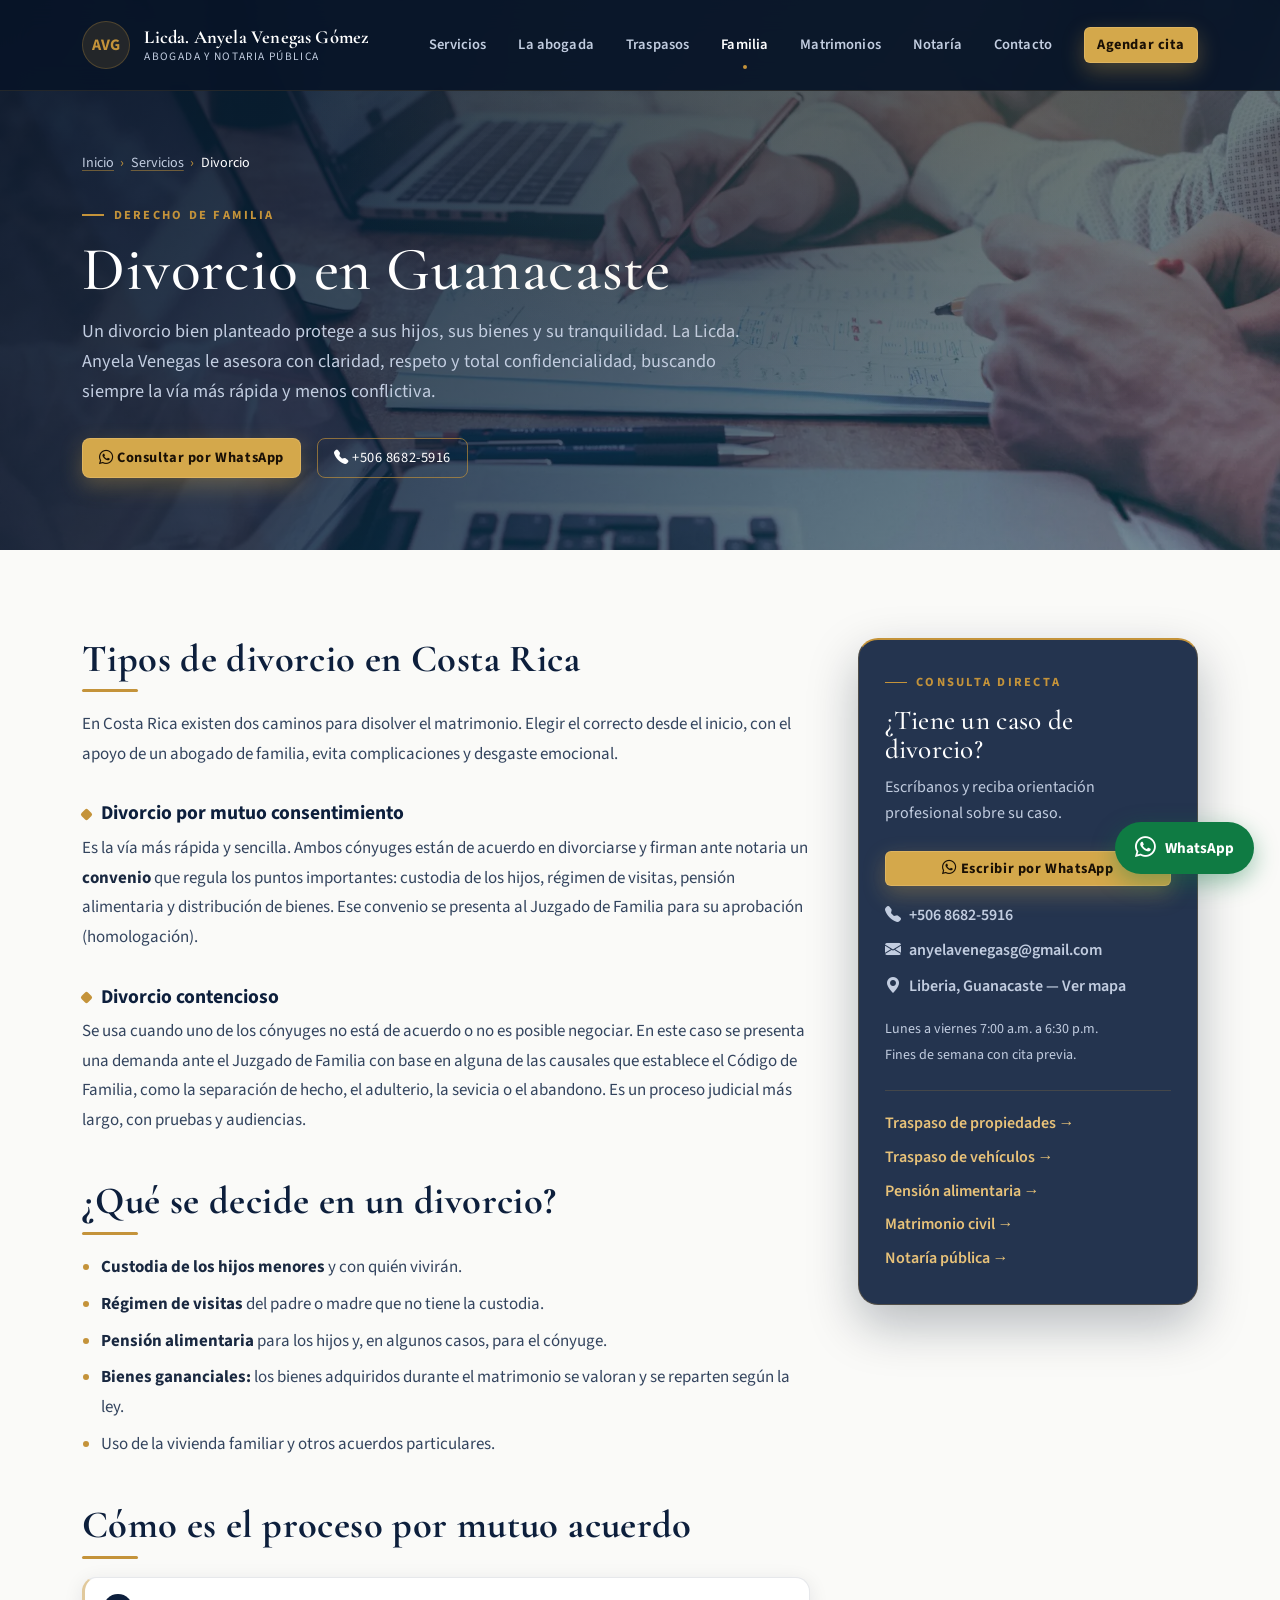
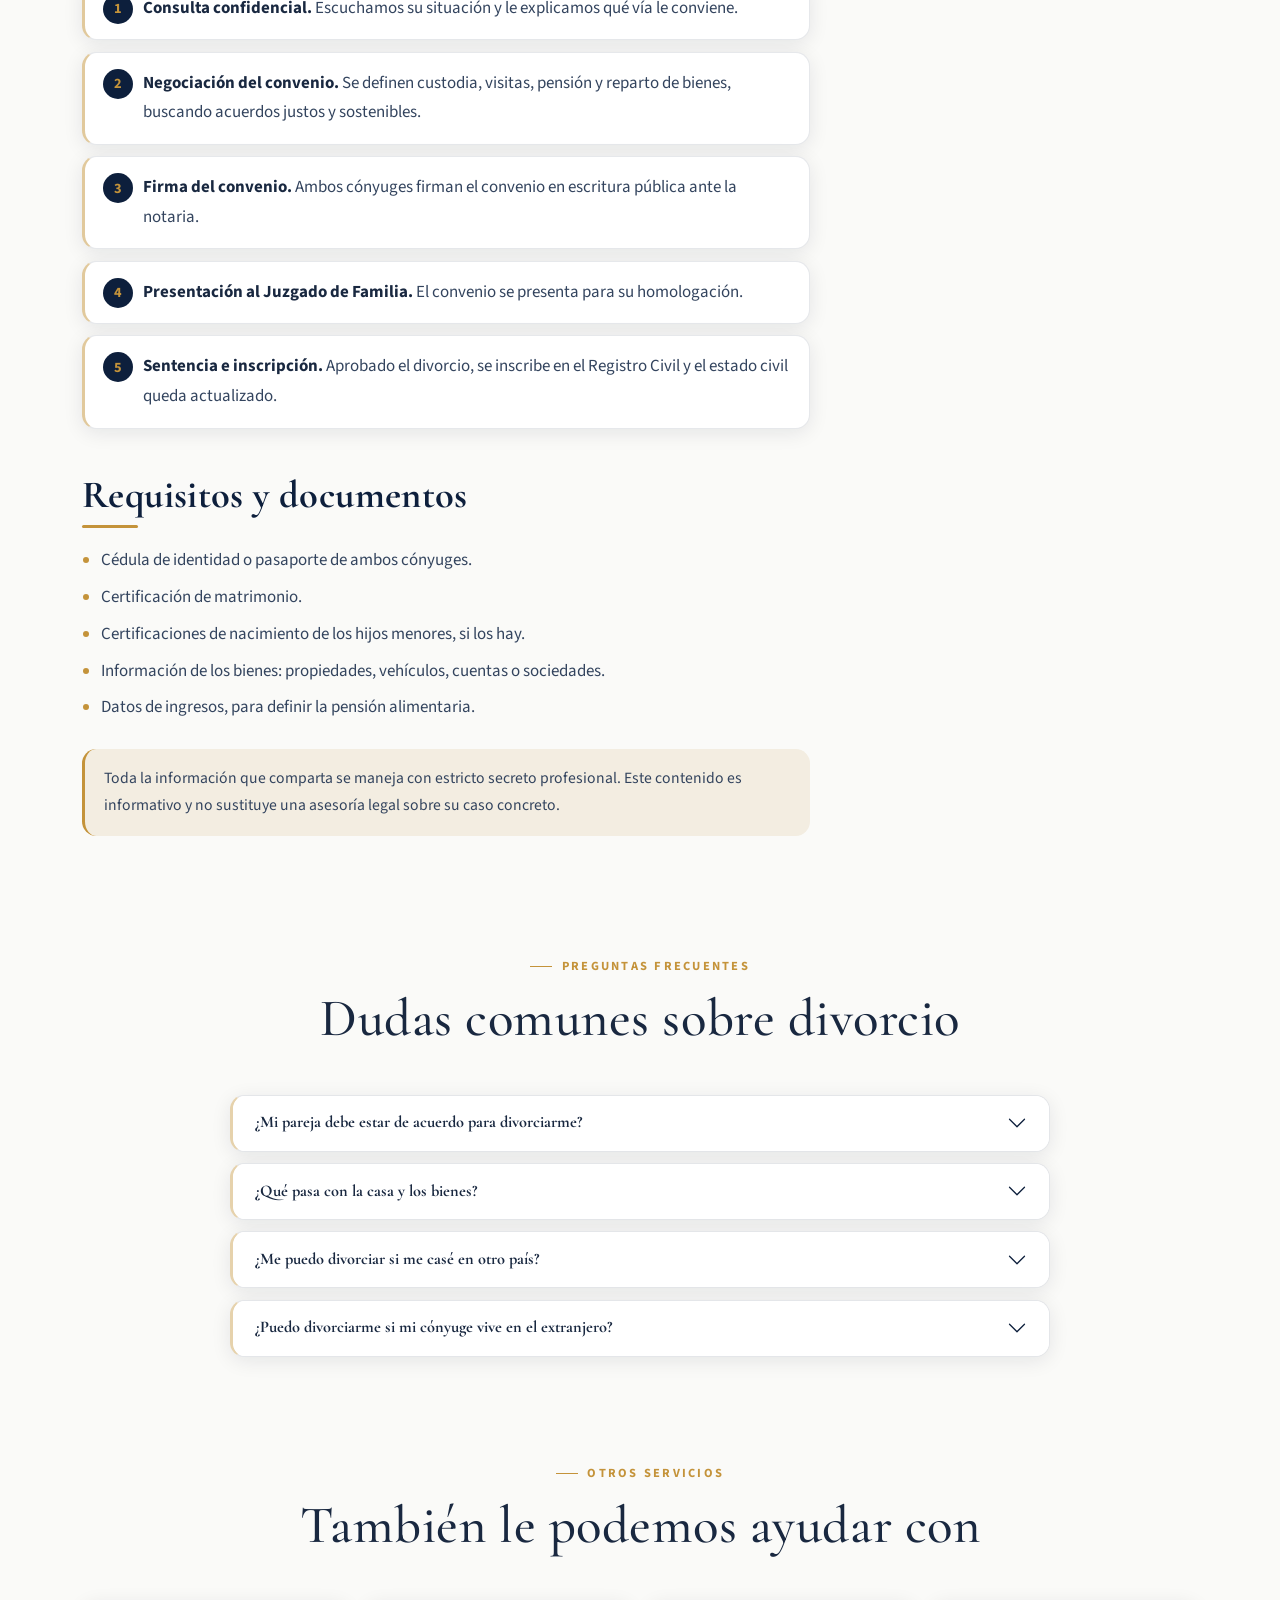
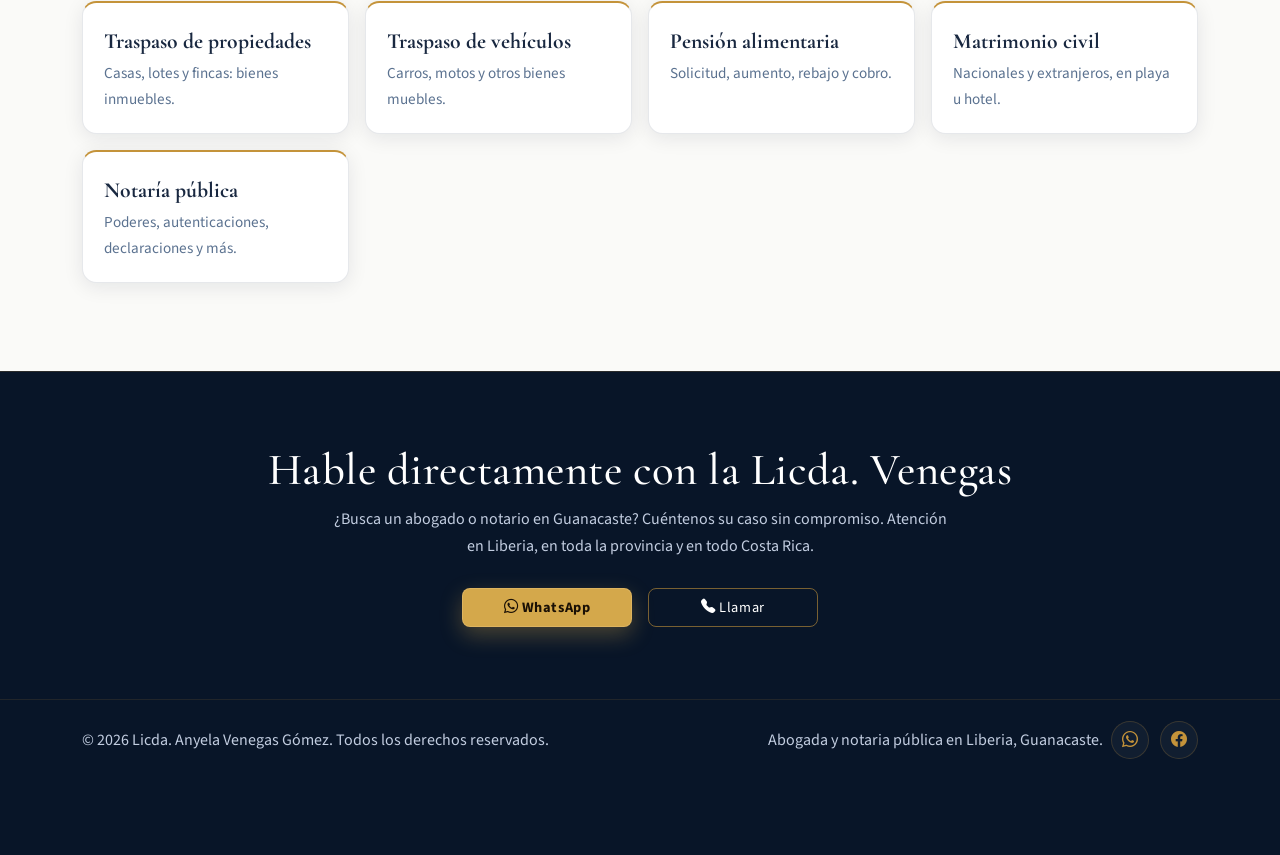
<file: divorcio-guanacaste/index.html>
<!DOCTYPE html>
<html lang="es-CR">
<head>
	<meta charset="UTF-8">
	<meta name="viewport" content="width=device-width, initial-scale=1.0">
	<title>Divorcio en Guanacaste | Abogada de Familia en Liberia, Costa Rica</title>
	<meta name="description" content="Abogado de familia para divorcio en Guanacaste: la Licda. Anyela Venegas le asesora en divorcio por mutuo acuerdo o contencioso, custodia, pensión y bienes. Atención confidencial en Liberia.">
	<meta name="robots" content="index, follow, max-image-preview:large">
	<meta name="geo.region" content="CR-G">
	<meta name="geo.placename" content="Liberia, Guanacaste, Costa Rica">
	<link rel="canonical" href="https://anyelavenegas.com/divorcio-guanacaste/">
	<meta property="og:title" content="Divorcio en Guanacaste | Abogada de Familia en Liberia, Costa Rica">
	<meta property="og:description" content="Abogado de familia para divorcio en Guanacaste: la Licda. Anyela Venegas le asesora en divorcio por mutuo acuerdo o contencioso, custodia, pensión y bienes. Atención confidencial en Liberia.">
	<meta property="og:type" content="website">
	<meta property="og:url" content="https://anyelavenegas.com/divorcio-guanacaste/">
	<meta property="og:locale" content="es_CR">
	<meta property="og:image" content="https://anyelavenegas.com/images/og-image.jpg">
	<meta property="og:image:type" content="image/jpeg">
	<meta property="og:image:width" content="1200">
	<meta property="og:image:height" content="630">
	<meta name="twitter:card" content="summary_large_image">
	<meta name="twitter:title" content="Divorcio en Guanacaste | Abogada de Familia en Liberia, Costa Rica">
	<meta name="twitter:description" content="Abogado de familia para divorcio en Guanacaste: la Licda. Anyela Venegas le asesora en divorcio por mutuo acuerdo o contencioso, custodia, pensión y bienes. Atención confidencial en Liberia.">
	<meta name="twitter:image" content="https://anyelavenegas.com/images/og-image.jpg">
	<meta name="theme-color" content="#0D1F3C">
	<link rel="icon" href="/favicon.ico" sizes="48x48">
	<link rel="icon" type="image/png" sizes="96x96" href="/images/favicon-96.png">
	<link rel="icon" type="image/svg+xml" href="/images/favicon.svg">
	<link rel="apple-touch-icon" href="/images/apple-touch-icon.png">
	<link rel="preload" as="image" href="/images/site/hero-800.webp" type="image/webp" media="(max-width: 767.98px)" fetchpriority="high">
	<link rel="preload" as="image" href="/images/site/hero-1200.webp" type="image/webp" media="(min-width: 768px) and (max-width: 1199.98px)" fetchpriority="high">
	<link rel="preload" as="image" href="/images/site/hero.webp" type="image/webp" media="(min-width: 1200px)" fetchpriority="high">
	<link rel="preload" as="font" href="/fonts/cormorant-garamond-latin.woff2" type="font/woff2" crossorigin>
	<link rel="preload" as="font" href="/fonts/source-sans-3-latin.woff2" type="font/woff2" crossorigin>
	<link rel="stylesheet" href="/css/vendor.css?v=20260928">
	<link rel="stylesheet" href="/css/styles.css?v=20260928">
	<script type="application/ld+json">
{
  "@context": "https://schema.org",
  "@type": "Service",
  "name": "Divorcio",
  "serviceType": "Divorcio",
  "description": "Abogado de familia para divorcio en Guanacaste: la Licda. Anyela Venegas le asesora en divorcio por mutuo acuerdo o contencioso, custodia, pensión y bienes. Atención confidencial en Liberia.",
  "url": "https://anyelavenegas.com/divorcio-guanacaste/",
  "provider": {
    "@type": "LegalService",
    "@id": "https://anyelavenegas.com/#negocio",
    "name": "Licda. Anyela Venegas Gómez - Abogada y Notaria Pública",
    "url": "https://anyelavenegas.com/",
    "telephone": "+50686825916",
    "logo": "https://anyelavenegas.com/images/logo.png",
    "image": "https://anyelavenegas.com/images/og-image.jpg",
    "address": {
      "@type": "PostalAddress",
      "addressLocality": "Liberia",
      "addressRegion": "Guanacaste",
      "postalCode": "50101",
      "addressCountry": "CR"
    }
  },
  "areaServed": [
    {
      "@type": "AdministrativeArea",
      "name": "Guanacaste"
    },
    {
      "@type": "Country",
      "name": "Costa Rica"
    }
  ]
}
	</script>
	<script type="application/ld+json">
{
  "@context": "https://schema.org",
  "@type": "BreadcrumbList",
  "itemListElement": [
    {
      "@type": "ListItem",
      "position": 1,
      "name": "Inicio",
      "item": "https://anyelavenegas.com/"
    },
    {
      "@type": "ListItem",
      "position": 2,
      "name": "Servicios",
      "item": "https://anyelavenegas.com/#servicios"
    },
    {
      "@type": "ListItem",
      "position": 3,
      "name": "Divorcio",
      "item": "https://anyelavenegas.com/divorcio-guanacaste/"
    }
  ]
}
	</script>
	<script type="application/ld+json">
{
  "@context": "https://schema.org",
  "@type": "FAQPage",
  "mainEntity": [
    {
      "@type": "Question",
      "name": "¿Mi pareja debe estar de acuerdo para divorciarme?",
      "acceptedAnswer": {
        "@type": "Answer",
        "text": "No. Si su cónyuge no está de acuerdo, puede presentarse un divorcio contencioso con base en alguna de las causales del Código de Familia. Si hay acuerdo, el divorcio por mutuo consentimiento es más rápido y sencillo."
      }
    },
    {
      "@type": "Question",
      "name": "¿Qué pasa con la casa y los bienes?",
      "acceptedAnswer": {
        "@type": "Answer",
        "text": "Los bienes adquiridos durante el matrimonio suelen considerarse gananciales y se reparten según la ley o según lo que acuerden los cónyuges en el convenio. Cada caso se analiza con los documentos de los bienes."
      }
    },
    {
      "@type": "Question",
      "name": "¿Me puedo divorciar si me casé en otro país?",
      "acceptedAnswer": {
        "@type": "Answer",
        "text": "Sí, si el matrimonio está inscrito o puede inscribirse en Costa Rica y se cumplen los requisitos de competencia. Se revisa cada caso en la consulta."
      }
    },
    {
      "@type": "Question",
      "name": "¿Puedo divorciarme si mi cónyuge vive en el extranjero?",
      "acceptedAnswer": {
        "@type": "Answer",
        "text": "Sí. Existen mecanismos para notificar o para que la persona otorgue un poder desde el extranjero. La estrategia depende de si hay acuerdo o no."
      }
    }
  ]
}
	</script>
</head>
<body>
	<nav class="navbar navbar-expand-xl fixed-top site-navbar" id="mainNav">
		<div class="container">
			<a class="navbar-brand" href="/">
				<span class="brand-mark">AVG</span>
				<span class="brand-copy">
					<strong>Licda. Anyela Venegas Gómez</strong>
					<small>Abogada y Notaria Pública</small>
				</span>
			</a>
			<button class="navbar-toggler" type="button" data-bs-toggle="collapse" data-bs-target="#navbarMenu" aria-controls="navbarMenu" aria-expanded="false" aria-label="Mostrar navegación">
				<span class="navbar-toggler-icon"></span>
			</button>
			<div class="collapse navbar-collapse" id="navbarMenu">
				<ul class="navbar-nav ms-auto align-items-xl-center gap-xl-3">
					<li class="nav-item"><a class="nav-link" href="/#servicios">Servicios</a></li>
					<li class="nav-item"><a class="nav-link" href="/#sobre">La abogada</a></li>
					<li class="nav-item"><a class="nav-link" href="/#traspasos">Traspasos</a></li>
					<li class="nav-item"><a class="nav-link active" aria-current="page" href="/divorcio-guanacaste/">Familia</a></li>
					<li class="nav-item"><a class="nav-link" href="/matrimonio-civil-costa-rica/">Matrimonios</a></li>
					<li class="nav-item"><a class="nav-link" href="/notaria-liberia/">Notaría</a></li>
					<li class="nav-item"><a class="nav-link" href="#contacto">Contacto</a></li>
					<li class="nav-item ms-xl-2"><a class="btn btn-cta" href="https://wa.me/50686825916?text=Hola%2C%20deseo%20agendar%20una%20cita%20para%20una%20consulta%20sobre%20divorcio." target="_blank" rel="noopener noreferrer">Agendar cita</a></li>
				</ul>
			</div>
		</div>
	</nav>

	<header class="hero-section page-hero">
		<div class="container">
			<nav class="breadcrumb-nav" aria-label="Ruta de navegación">
				<ol>
					<li><a href="/">Inicio</a></li>
					<li><a href="/#servicios">Servicios</a></li>
					<li aria-current="page">Divorcio</li>
				</ol>
			</nav>
			<span class="section-tag">Derecho de familia</span>
			<h1>Divorcio en Guanacaste</h1>
			<p class="lead-copy">Un divorcio bien planteado protege a sus hijos, sus bienes y su tranquilidad. La Licda. Anyela Venegas le asesora con claridad, respeto y total confidencialidad, buscando siempre la vía más rápida y menos conflictiva.</p>
			<div class="d-flex flex-wrap gap-3">
				<a class="btn btn-cta btn-lg" href="https://wa.me/50686825916?text=Hola%2C%20deseo%20una%20consulta%20confidencial%20sobre%20un%20divorcio." target="_blank" rel="noopener noreferrer"><i class="bi bi-whatsapp"></i> Consultar por WhatsApp</a>
				<a class="btn btn-outline-gold btn-lg" href="tel:+50686825916"><i class="bi bi-telephone-fill"></i> +506 8682-5916</a>
			</div>
		</div>
	</header>

	<main>
		<section class="section-block">
			<div class="container">
				<div class="row g-5">
					<article class="col-lg-8 prose">
<h2>Tipos de divorcio en Costa Rica</h2>
<p>En Costa Rica existen dos caminos para disolver el matrimonio. Elegir el correcto desde el inicio, con el apoyo de un abogado de familia, evita complicaciones y desgaste emocional.</p>
<h3>Divorcio por mutuo consentimiento</h3>
<p>Es la vía más rápida y sencilla. Ambos cónyuges están de acuerdo en divorciarse y firman ante notaria un <strong>convenio</strong> que regula los puntos importantes: custodia de los hijos, régimen de visitas, pensión alimentaria y distribución de bienes. Ese convenio se presenta al Juzgado de Familia para su aprobación (homologación).</p>
<h3>Divorcio contencioso</h3>
<p>Se usa cuando uno de los cónyuges no está de acuerdo o no es posible negociar. En este caso se presenta una demanda ante el Juzgado de Familia con base en alguna de las causales que establece el Código de Familia, como la separación de hecho, el adulterio, la sevicia o el abandono. Es un proceso judicial más largo, con pruebas y audiencias.</p>

<h2>¿Qué se decide en un divorcio?</h2>
<ul>
<li><strong>Custodia de los hijos menores</strong> y con quién vivirán.</li>
<li><strong>Régimen de visitas</strong> del padre o madre que no tiene la custodia.</li>
<li><strong>Pensión alimentaria</strong> para los hijos y, en algunos casos, para el cónyuge.</li>
<li><strong>Bienes gananciales:</strong> los bienes adquiridos durante el matrimonio se valoran y se reparten según la ley.</li>
<li>Uso de la vivienda familiar y otros acuerdos particulares.</li>
</ul>

<h2>Cómo es el proceso por mutuo acuerdo</h2>
<ol class="prose-steps">
<li><strong>Consulta confidencial.</strong> Escuchamos su situación y le explicamos qué vía le conviene.</li>
<li><strong>Negociación del convenio.</strong> Se definen custodia, visitas, pensión y reparto de bienes, buscando acuerdos justos y sostenibles.</li>
<li><strong>Firma del convenio.</strong> Ambos cónyuges firman el convenio en escritura pública ante la notaria.</li>
<li><strong>Presentación al Juzgado de Familia.</strong> El convenio se presenta para su homologación.</li>
<li><strong>Sentencia e inscripción.</strong> Aprobado el divorcio, se inscribe en el Registro Civil y el estado civil queda actualizado.</li>
</ol>

<h2>Requisitos y documentos</h2>
<ul>
<li>Cédula de identidad o pasaporte de ambos cónyuges.</li>
<li>Certificación de matrimonio.</li>
<li>Certificaciones de nacimiento de los hijos menores, si los hay.</li>
<li>Información de los bienes: propiedades, vehículos, cuentas o sociedades.</li>
<li>Datos de ingresos, para definir la pensión alimentaria.</li>
</ul>


<p class="prose-note">Toda la información que comparta se maneja con estricto secreto profesional. Este contenido es informativo y no sustituye una asesoría legal sobre su caso concreto.</p>
					</article>
					<div class="col-lg-4">
						<aside class="info-card page-aside" id="contacto">
							<span class="section-tag">Consulta directa</span>
							<h2>¿Tiene un caso de divorcio?</h2>
							<p>Escríbanos y reciba orientación profesional sobre su caso.</p>
							<a class="btn btn-cta w-100 mt-2" href="https://wa.me/50686825916?text=Hola%2C%20deseo%20una%20consulta%20confidencial%20sobre%20un%20divorcio." target="_blank" rel="noopener noreferrer"><i class="bi bi-whatsapp"></i> Escribir por WhatsApp</a>
							<address class="contact-links">
								<a href="tel:+50686825916"><i class="bi bi-telephone-fill"></i> +506 8682-5916</a>
								<a href="mailto:anyelavenegasg@gmail.com"><i class="bi bi-envelope-fill"></i> anyelavenegasg@gmail.com</a>
								<a href="https://maps.app.goo.gl/QScPcisD3fKSQhXV8" target="_blank" rel="noopener noreferrer"><i class="bi bi-geo-alt-fill"></i> Liberia, Guanacaste — Ver mapa</a>
							</address>
							<p class="mb-0 mt-3"><small>Lunes a viernes 7:00 a.m. a 6:30 p.m.<br>Fines de semana con cita previa.</small></p>
							<ul class="aside-links">
							<li><a href="/traspaso-de-propiedades-guanacaste/">Traspaso de propiedades</a></li>
							<li><a href="/traspaso-de-vehiculos-guanacaste/">Traspaso de vehículos</a></li>
							<li><a href="/pension-alimentaria-guanacaste/">Pensión alimentaria</a></li>
							<li><a href="/matrimonio-civil-costa-rica/">Matrimonio civil</a></li>
							<li><a href="/notaria-liberia/">Notaría pública</a></li>
							</ul>
						</aside>
					</div>
				</div>
			</div>
		</section>

		<section class="section-block pt-0">
			<div class="container">
				<div class="section-head text-center mx-auto">
					<span class="section-tag">Preguntas frecuentes</span>
					<h2>Dudas comunes sobre divorcio</h2>
				</div>
				<div class="accordion faq-accordion" id="faqAccordion">
					<div class="accordion-item faq-item">
						<h3 class="accordion-header">
							<button class="accordion-button faq-btn collapsed" type="button" data-bs-toggle="collapse" data-bs-target="#faq1" aria-expanded="false" aria-controls="faq1">¿Mi pareja debe estar de acuerdo para divorciarme?</button>
						</h3>
						<div id="faq1" class="accordion-collapse collapse" data-bs-parent="#faqAccordion">
							<div class="accordion-body faq-body">No. Si su cónyuge no está de acuerdo, puede presentarse un divorcio contencioso con base en alguna de las causales del Código de Familia. Si hay acuerdo, el divorcio por mutuo consentimiento es más rápido y sencillo.</div>
						</div>
					</div>
					<div class="accordion-item faq-item">
						<h3 class="accordion-header">
							<button class="accordion-button faq-btn collapsed" type="button" data-bs-toggle="collapse" data-bs-target="#faq2" aria-expanded="false" aria-controls="faq2">¿Qué pasa con la casa y los bienes?</button>
						</h3>
						<div id="faq2" class="accordion-collapse collapse" data-bs-parent="#faqAccordion">
							<div class="accordion-body faq-body">Los bienes adquiridos durante el matrimonio suelen considerarse gananciales y se reparten según la ley o según lo que acuerden los cónyuges en el convenio. Cada caso se analiza con los documentos de los bienes.</div>
						</div>
					</div>
					<div class="accordion-item faq-item">
						<h3 class="accordion-header">
							<button class="accordion-button faq-btn collapsed" type="button" data-bs-toggle="collapse" data-bs-target="#faq3" aria-expanded="false" aria-controls="faq3">¿Me puedo divorciar si me casé en otro país?</button>
						</h3>
						<div id="faq3" class="accordion-collapse collapse" data-bs-parent="#faqAccordion">
							<div class="accordion-body faq-body">Sí, si el matrimonio está inscrito o puede inscribirse en Costa Rica y se cumplen los requisitos de competencia. Se revisa cada caso en la consulta.</div>
						</div>
					</div>
					<div class="accordion-item faq-item">
						<h3 class="accordion-header">
							<button class="accordion-button faq-btn collapsed" type="button" data-bs-toggle="collapse" data-bs-target="#faq4" aria-expanded="false" aria-controls="faq4">¿Puedo divorciarme si mi cónyuge vive en el extranjero?</button>
						</h3>
						<div id="faq4" class="accordion-collapse collapse" data-bs-parent="#faqAccordion">
							<div class="accordion-body faq-body">Sí. Existen mecanismos para notificar o para que la persona otorgue un poder desde el extranjero. La estrategia depende de si hay acuerdo o no.</div>
						</div>
					</div>
				</div>
			</div>
		</section>

		<section class="section-block pt-0">
			<div class="container">
				<div class="section-head text-center mx-auto">
					<span class="section-tag">Otros servicios</span>
					<h2>También le podemos ayudar con</h2>
				</div>
				<div class="related-grid">
					<a class="related-card" href="/traspaso-de-propiedades-guanacaste/"><strong>Traspaso de propiedades</strong><span>Casas, lotes y fincas: bienes inmuebles.</span></a>
					<a class="related-card" href="/traspaso-de-vehiculos-guanacaste/"><strong>Traspaso de vehículos</strong><span>Carros, motos y otros bienes muebles.</span></a>
					<a class="related-card" href="/pension-alimentaria-guanacaste/"><strong>Pensión alimentaria</strong><span>Solicitud, aumento, rebajo y cobro.</span></a>
					<a class="related-card" href="/matrimonio-civil-costa-rica/"><strong>Matrimonio civil</strong><span>Nacionales y extranjeros, en playa u hotel.</span></a>
					<a class="related-card" href="/notaria-liberia/"><strong>Notaría pública</strong><span>Poderes, autenticaciones, declaraciones y más.</span></a>
				</div>
			</div>
		</section>

		<section class="cta-band">
			<div class="container">
				<h2>Hable directamente con la Licda. Venegas</h2>
				<p>¿Busca un abogado o notario en Guanacaste? Cuéntenos su caso sin compromiso. Atención en Liberia, en toda la provincia y en todo Costa Rica.</p>
				<div class="d-flex flex-wrap justify-content-center gap-3">
					<a class="btn btn-cta btn-lg" href="https://wa.me/50686825916?text=Hola%2C%20deseo%20una%20consulta%20confidencial%20sobre%20un%20divorcio." target="_blank" rel="noopener noreferrer"><i class="bi bi-whatsapp"></i> WhatsApp</a>
					<a class="btn btn-outline-gold btn-lg" href="tel:+50686825916"><i class="bi bi-telephone-fill"></i> Llamar</a>
				</div>
			</div>
		</section>
	</main>

	<footer class="site-footer">
		<div class="container d-flex flex-column flex-md-row justify-content-between align-items-md-center gap-2">
			<p class="mb-0">© <span id="currentYear"></span> Licda. Anyela Venegas Gómez. Todos los derechos reservados.</p>
			<div class="footer-meta d-flex flex-column flex-md-row align-items-center gap-2">
				<p class="mb-0">Abogada y notaria pública en Liberia, Guanacaste.</p>
				<div class="footer-social" aria-label="Redes sociales">
					<a href="https://wa.me/50686825916?text=Hola%2C%20deseo%20realizar%20una%20consulta." target="_blank" rel="noopener noreferrer" aria-label="WhatsApp"><i class="bi bi-whatsapp"></i></a>
					<a href="https://www.facebook.com/profile.php?id=61581840694167" target="_blank" rel="noopener noreferrer" aria-label="Facebook"><i class="bi bi-facebook"></i></a>
				</div>
			</div>
		</div>
	</footer>

	<a class="whatsapp-fab" href="https://wa.me/50686825916?text=Hola%2C%20deseo%20una%20consulta%20confidencial%20sobre%20un%20divorcio." target="_blank" rel="noopener noreferrer" aria-label="Contactar por WhatsApp">
		<i class="bi bi-whatsapp"></i>
		<span class="whatsapp-fab-label">WhatsApp</span>
	</a>
	<nav class="mobile-cta-bar" aria-label="Contacto rápido">
		<a class="mobile-cta-call" href="tel:+50686825916"><i class="bi bi-telephone-fill"></i><span>Llamar</span></a>
		<a class="mobile-cta-wa" href="https://wa.me/50686825916?text=Hola%2C%20deseo%20una%20consulta%20confidencial%20sobre%20un%20divorcio." target="_blank" rel="noopener noreferrer"><i class="bi bi-whatsapp"></i><span>WhatsApp</span></a>
	</nav>
	<button class="back-to-top" id="backToTop" aria-label="Volver arriba" type="button">
		<i class="bi bi-arrow-up"></i>
	</button>

	<script src="/js/vendor/bootstrap.bundle.min.js" defer></script>
	<script src="/js/main.js?v=20260928" defer></script>
</body>
</html>
</file>
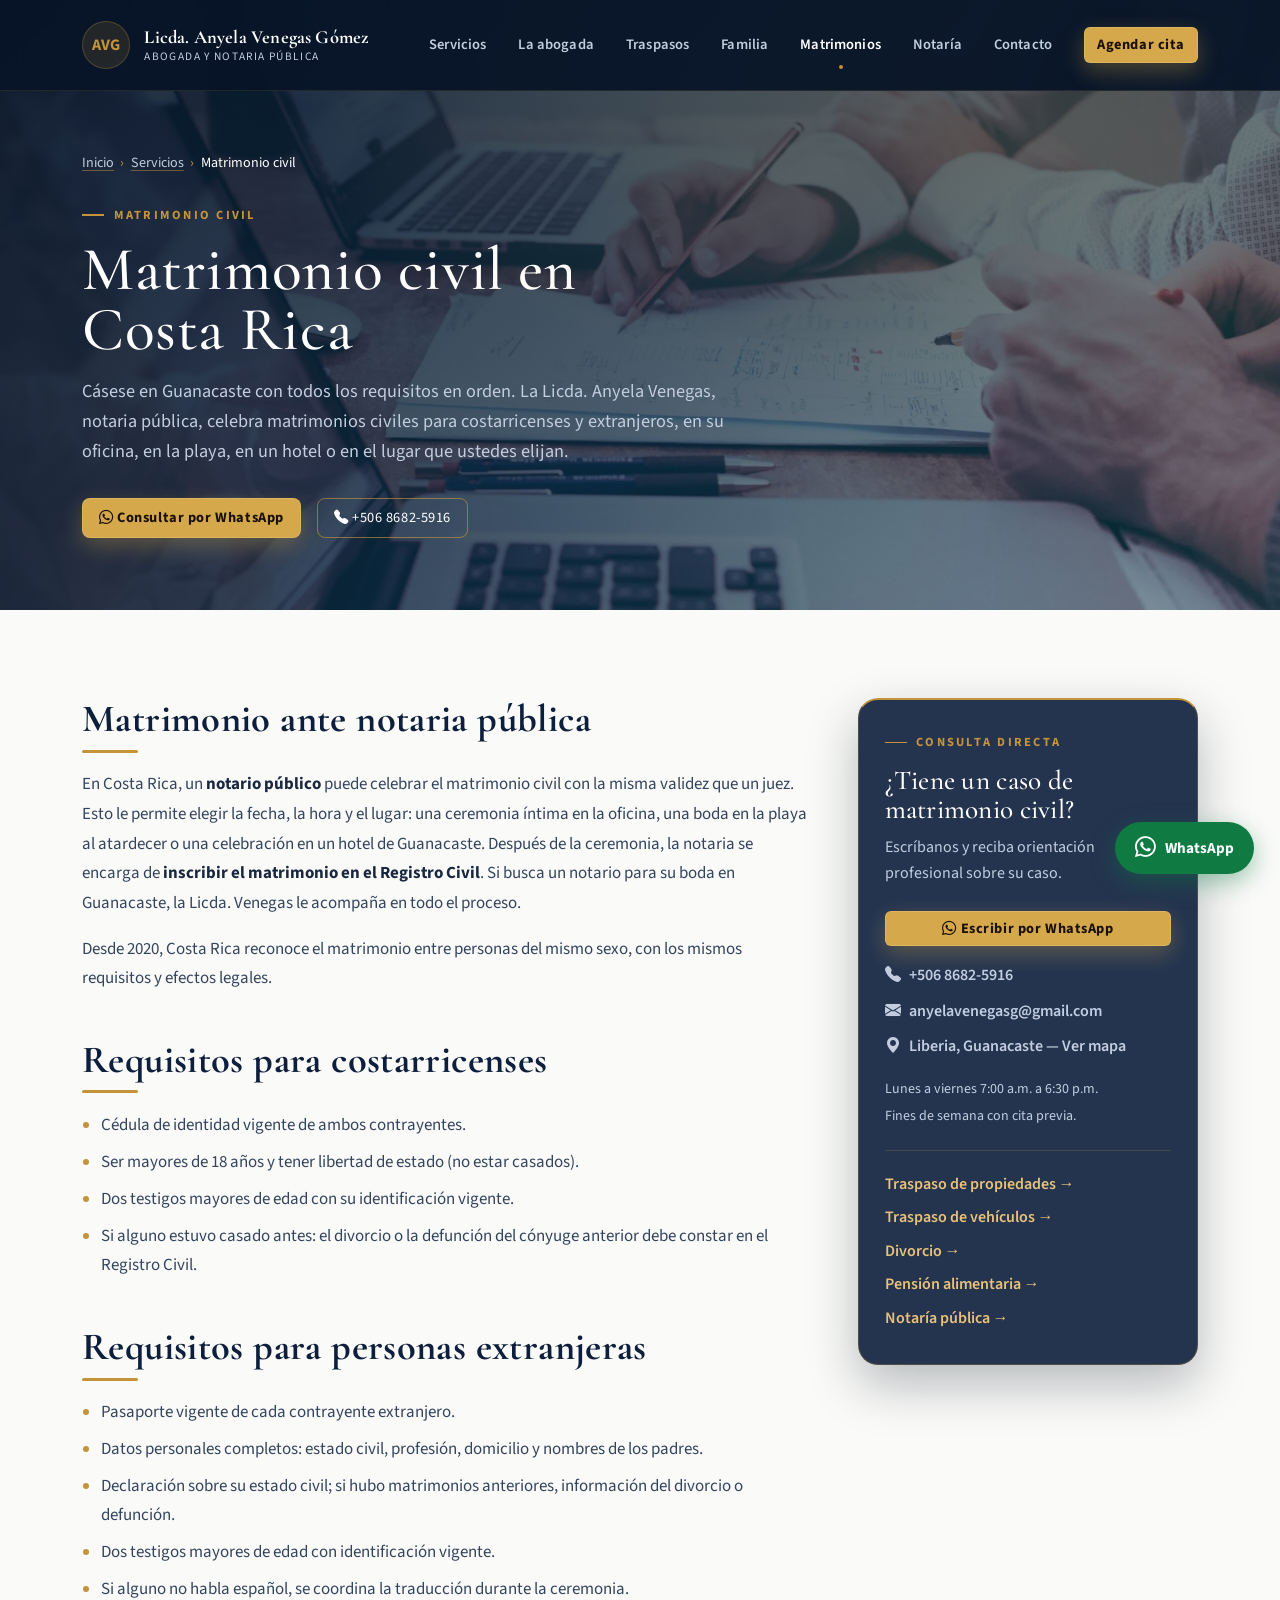
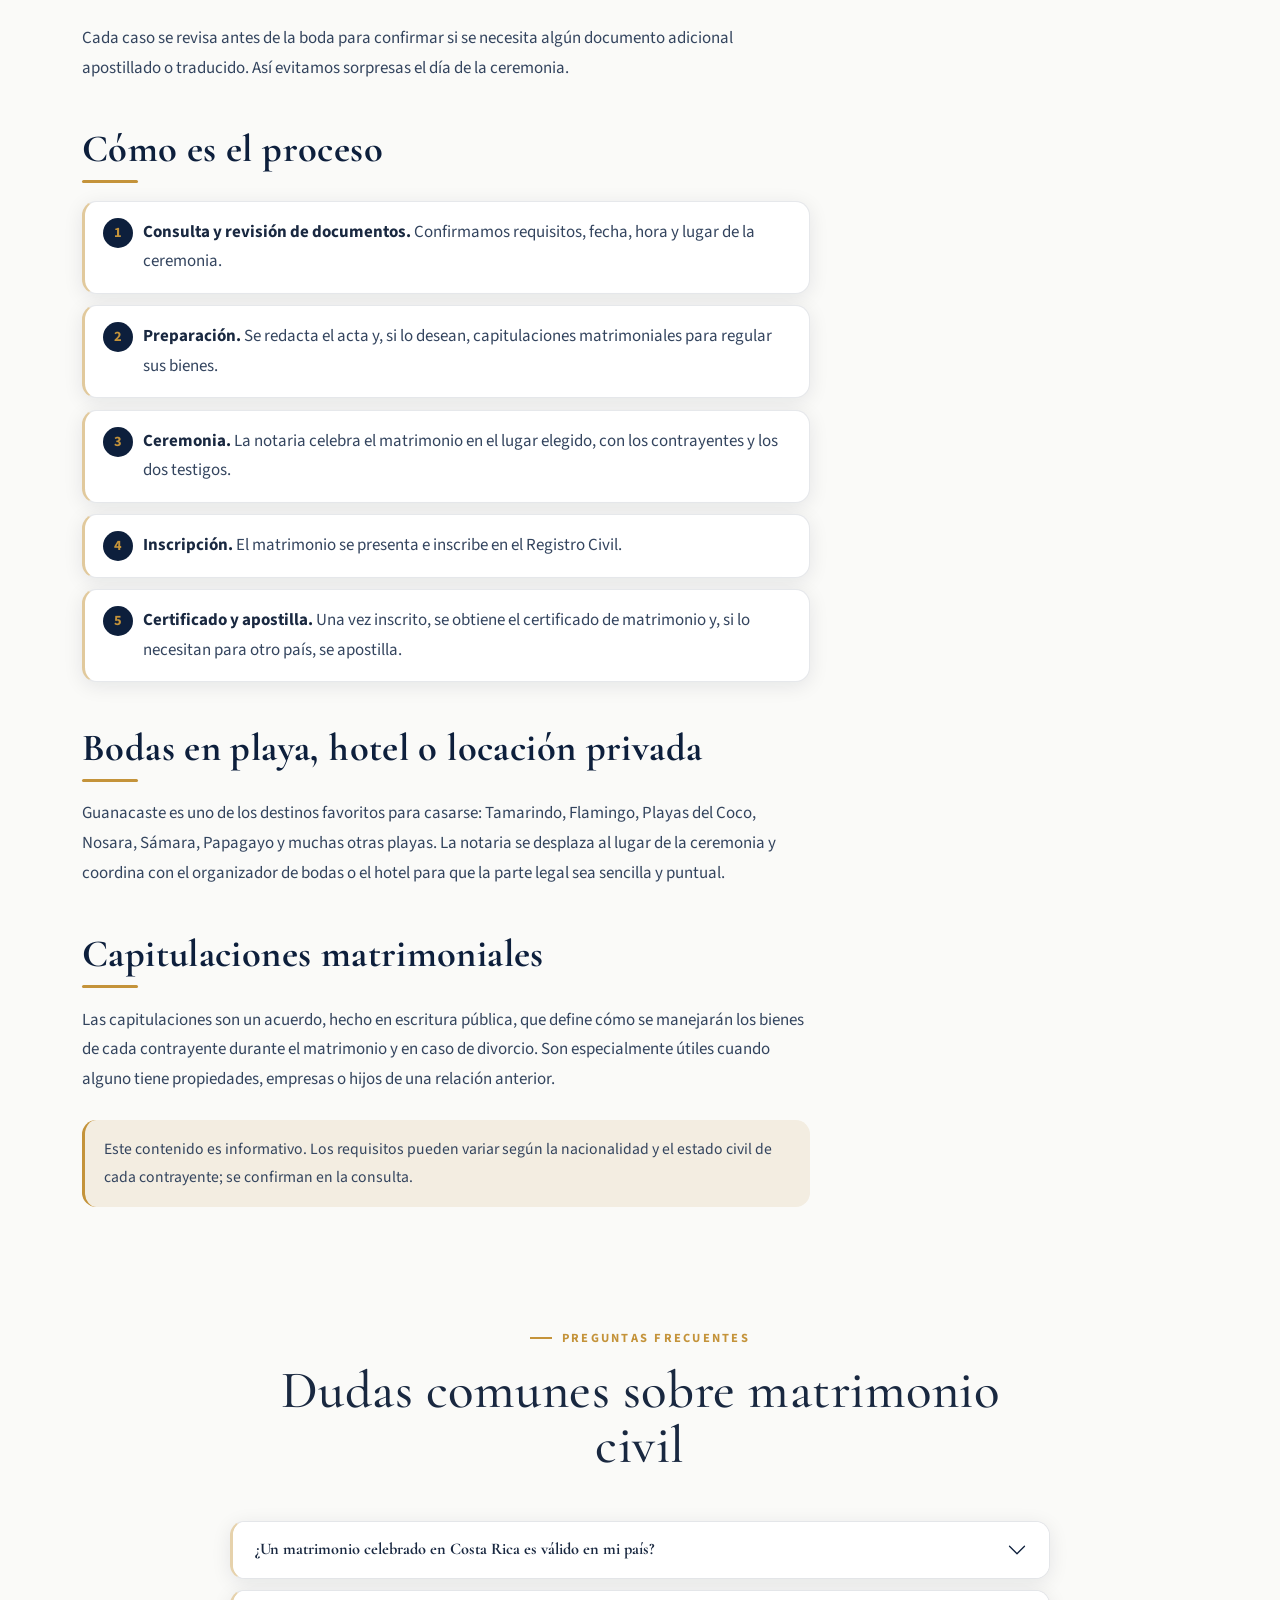
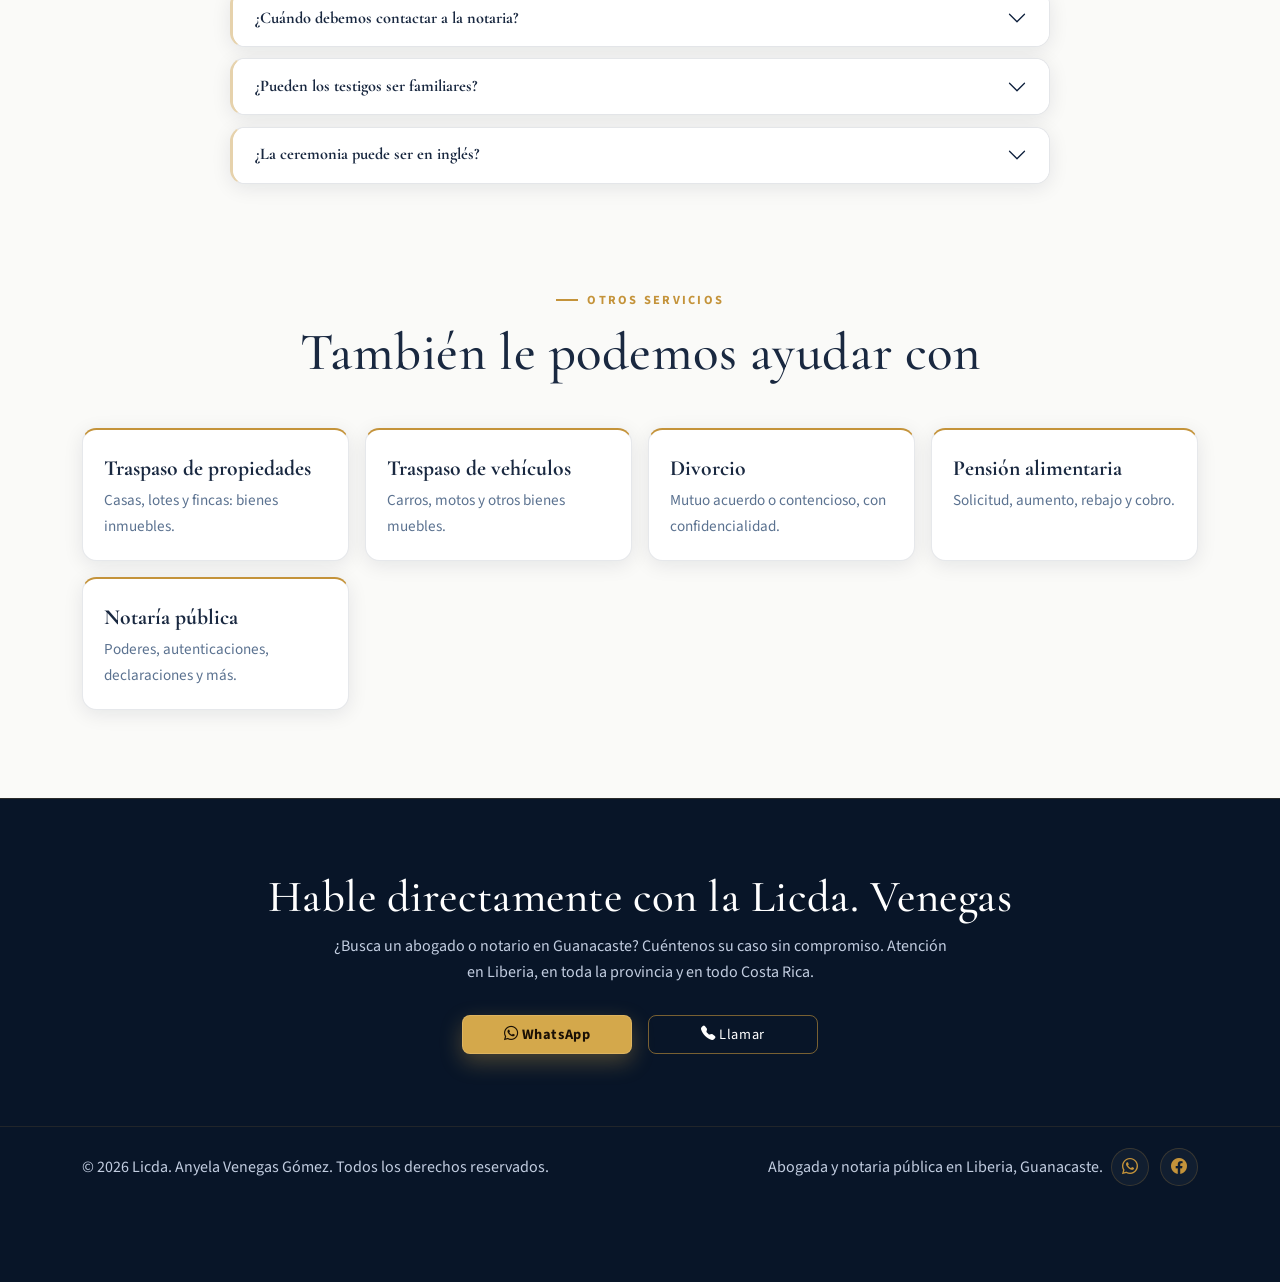
<file: matrimonio-civil-costa-rica/index.html>
<!DOCTYPE html>
<html lang="es-CR">
<head>
	<meta charset="UTF-8">
	<meta name="viewport" content="width=device-width, initial-scale=1.0">
	<title>Matrimonio Civil en Costa Rica | Notaria en Guanacaste</title>
	<meta name="description" content="Notario para matrimonio civil en Costa Rica: la Licda. Anyela Venegas, notaria pública, celebra bodas de nacionales y extranjeros en playa, hotel u oficina en Guanacaste.">
	<meta name="robots" content="index, follow, max-image-preview:large">
	<meta name="geo.region" content="CR-G">
	<meta name="geo.placename" content="Liberia, Guanacaste, Costa Rica">
	<link rel="canonical" href="https://anyelavenegas.com/matrimonio-civil-costa-rica/">
	<meta property="og:title" content="Matrimonio Civil en Costa Rica | Notaria en Guanacaste">
	<meta property="og:description" content="Notario para matrimonio civil en Costa Rica: la Licda. Anyela Venegas, notaria pública, celebra bodas de nacionales y extranjeros en playa, hotel u oficina en Guanacaste.">
	<meta property="og:type" content="website">
	<meta property="og:url" content="https://anyelavenegas.com/matrimonio-civil-costa-rica/">
	<meta property="og:locale" content="es_CR">
	<meta property="og:image" content="https://anyelavenegas.com/images/og-image.jpg">
	<meta property="og:image:type" content="image/jpeg">
	<meta property="og:image:width" content="1200">
	<meta property="og:image:height" content="630">
	<meta name="twitter:card" content="summary_large_image">
	<meta name="twitter:title" content="Matrimonio Civil en Costa Rica | Notaria en Guanacaste">
	<meta name="twitter:description" content="Notario para matrimonio civil en Costa Rica: la Licda. Anyela Venegas, notaria pública, celebra bodas de nacionales y extranjeros en playa, hotel u oficina en Guanacaste.">
	<meta name="twitter:image" content="https://anyelavenegas.com/images/og-image.jpg">
	<meta name="theme-color" content="#0D1F3C">
	<link rel="icon" href="/favicon.ico" sizes="48x48">
	<link rel="icon" type="image/png" sizes="96x96" href="/images/favicon-96.png">
	<link rel="icon" type="image/svg+xml" href="/images/favicon.svg">
	<link rel="apple-touch-icon" href="/images/apple-touch-icon.png">
	<link rel="preload" as="image" href="/images/site/hero-800.webp" type="image/webp" media="(max-width: 767.98px)" fetchpriority="high">
	<link rel="preload" as="image" href="/images/site/hero-1200.webp" type="image/webp" media="(min-width: 768px) and (max-width: 1199.98px)" fetchpriority="high">
	<link rel="preload" as="image" href="/images/site/hero.webp" type="image/webp" media="(min-width: 1200px)" fetchpriority="high">
	<link rel="preload" as="font" href="/fonts/cormorant-garamond-latin.woff2" type="font/woff2" crossorigin>
	<link rel="preload" as="font" href="/fonts/source-sans-3-latin.woff2" type="font/woff2" crossorigin>
	<link rel="stylesheet" href="/css/vendor.css?v=20260928">
	<link rel="stylesheet" href="/css/styles.css?v=20260928">
	<script type="application/ld+json">
{
  "@context": "https://schema.org",
  "@type": "Service",
  "name": "Matrimonio civil",
  "serviceType": "Matrimonio civil",
  "description": "Notario para matrimonio civil en Costa Rica: la Licda. Anyela Venegas, notaria pública, celebra bodas de nacionales y extranjeros en playa, hotel u oficina en Guanacaste.",
  "url": "https://anyelavenegas.com/matrimonio-civil-costa-rica/",
  "provider": {
    "@type": "LegalService",
    "@id": "https://anyelavenegas.com/#negocio",
    "name": "Licda. Anyela Venegas Gómez - Abogada y Notaria Pública",
    "url": "https://anyelavenegas.com/",
    "telephone": "+50686825916",
    "logo": "https://anyelavenegas.com/images/logo.png",
    "image": "https://anyelavenegas.com/images/og-image.jpg",
    "address": {
      "@type": "PostalAddress",
      "addressLocality": "Liberia",
      "addressRegion": "Guanacaste",
      "postalCode": "50101",
      "addressCountry": "CR"
    }
  },
  "areaServed": [
    {
      "@type": "AdministrativeArea",
      "name": "Guanacaste"
    },
    {
      "@type": "Country",
      "name": "Costa Rica"
    }
  ]
}
	</script>
	<script type="application/ld+json">
{
  "@context": "https://schema.org",
  "@type": "BreadcrumbList",
  "itemListElement": [
    {
      "@type": "ListItem",
      "position": 1,
      "name": "Inicio",
      "item": "https://anyelavenegas.com/"
    },
    {
      "@type": "ListItem",
      "position": 2,
      "name": "Servicios",
      "item": "https://anyelavenegas.com/#servicios"
    },
    {
      "@type": "ListItem",
      "position": 3,
      "name": "Matrimonio civil",
      "item": "https://anyelavenegas.com/matrimonio-civil-costa-rica/"
    }
  ]
}
	</script>
	<script type="application/ld+json">
{
  "@context": "https://schema.org",
  "@type": "FAQPage",
  "mainEntity": [
    {
      "@type": "Question",
      "name": "¿Un matrimonio celebrado en Costa Rica es válido en mi país?",
      "acceptedAnswer": {
        "@type": "Answer",
        "text": "En la mayoría de países sí. Una vez inscrito en el Registro Civil, el certificado de matrimonio se apostilla para que tenga validez en los países que forman parte del Convenio de La Haya."
      }
    },
    {
      "@type": "Question",
      "name": "¿Cuándo debemos contactar a la notaria?",
      "acceptedAnswer": {
        "@type": "Answer",
        "text": "Lo ideal es hacerlo con anticipación, sobre todo en temporada alta, para revisar documentos y reservar la fecha y el lugar de la ceremonia."
      }
    },
    {
      "@type": "Question",
      "name": "¿Pueden los testigos ser familiares?",
      "acceptedAnswer": {
        "@type": "Answer",
        "text": "Los requisitos de los testigos se confirman en la consulta. Lo importante es que sean mayores de edad y presenten identificación vigente."
      }
    },
    {
      "@type": "Question",
      "name": "¿La ceremonia puede ser en inglés?",
      "acceptedAnswer": {
        "@type": "Answer",
        "text": "La ceremonia legal se realiza en español; cuando un contrayente no domina el idioma, se coordina un traductor para que comprenda todo el acto."
      }
    }
  ]
}
	</script>
</head>
<body>
	<nav class="navbar navbar-expand-xl fixed-top site-navbar" id="mainNav">
		<div class="container">
			<a class="navbar-brand" href="/">
				<span class="brand-mark">AVG</span>
				<span class="brand-copy">
					<strong>Licda. Anyela Venegas Gómez</strong>
					<small>Abogada y Notaria Pública</small>
				</span>
			</a>
			<button class="navbar-toggler" type="button" data-bs-toggle="collapse" data-bs-target="#navbarMenu" aria-controls="navbarMenu" aria-expanded="false" aria-label="Mostrar navegación">
				<span class="navbar-toggler-icon"></span>
			</button>
			<div class="collapse navbar-collapse" id="navbarMenu">
				<ul class="navbar-nav ms-auto align-items-xl-center gap-xl-3">
					<li class="nav-item"><a class="nav-link" href="/#servicios">Servicios</a></li>
					<li class="nav-item"><a class="nav-link" href="/#sobre">La abogada</a></li>
					<li class="nav-item"><a class="nav-link" href="/#traspasos">Traspasos</a></li>
					<li class="nav-item"><a class="nav-link" href="/divorcio-guanacaste/">Familia</a></li>
					<li class="nav-item"><a class="nav-link active" aria-current="page" href="/matrimonio-civil-costa-rica/">Matrimonios</a></li>
					<li class="nav-item"><a class="nav-link" href="/notaria-liberia/">Notaría</a></li>
					<li class="nav-item"><a class="nav-link" href="#contacto">Contacto</a></li>
					<li class="nav-item ms-xl-2"><a class="btn btn-cta" href="https://wa.me/50686825916?text=Hola%2C%20deseo%20agendar%20una%20cita%20para%20un%20matrimonio%20civil." target="_blank" rel="noopener noreferrer">Agendar cita</a></li>
				</ul>
			</div>
		</div>
	</nav>

	<header class="hero-section page-hero">
		<div class="container">
			<nav class="breadcrumb-nav" aria-label="Ruta de navegación">
				<ol>
					<li><a href="/">Inicio</a></li>
					<li><a href="/#servicios">Servicios</a></li>
					<li aria-current="page">Matrimonio civil</li>
				</ol>
			</nav>
			<span class="section-tag">Matrimonio civil</span>
			<h1>Matrimonio civil en Costa Rica</h1>
			<p class="lead-copy">Cásese en Guanacaste con todos los requisitos en orden. La Licda. Anyela Venegas, notaria pública, celebra matrimonios civiles para costarricenses y extranjeros, en su oficina, en la playa, en un hotel o en el lugar que ustedes elijan.</p>
			<div class="d-flex flex-wrap gap-3">
				<a class="btn btn-cta btn-lg" href="https://wa.me/50686825916?text=Hola%2C%20deseo%20informaci%C3%B3n%20sobre%20un%20matrimonio%20civil." target="_blank" rel="noopener noreferrer"><i class="bi bi-whatsapp"></i> Consultar por WhatsApp</a>
				<a class="btn btn-outline-gold btn-lg" href="tel:+50686825916"><i class="bi bi-telephone-fill"></i> +506 8682-5916</a>
			</div>
		</div>
	</header>

	<main>
		<section class="section-block">
			<div class="container">
				<div class="row g-5">
					<article class="col-lg-8 prose">
<h2>Matrimonio ante notaria pública</h2>
<p>En Costa Rica, un <strong>notario público</strong> puede celebrar el matrimonio civil con la misma validez que un juez. Esto le permite elegir la fecha, la hora y el lugar: una ceremonia íntima en la oficina, una boda en la playa al atardecer o una celebración en un hotel de Guanacaste. Después de la ceremonia, la notaria se encarga de <strong>inscribir el matrimonio en el Registro Civil</strong>. Si busca un notario para su boda en Guanacaste, la Licda. Venegas le acompaña en todo el proceso.</p>
<p>Desde 2020, Costa Rica reconoce el matrimonio entre personas del mismo sexo, con los mismos requisitos y efectos legales.</p>

<h2>Requisitos para costarricenses</h2>
<ul>
<li>Cédula de identidad vigente de ambos contrayentes.</li>
<li>Ser mayores de 18 años y tener libertad de estado (no estar casados).</li>
<li>Dos testigos mayores de edad con su identificación vigente.</li>
<li>Si alguno estuvo casado antes: el divorcio o la defunción del cónyuge anterior debe constar en el Registro Civil.</li>
</ul>

<h2>Requisitos para personas extranjeras</h2>
<ul>
<li>Pasaporte vigente de cada contrayente extranjero.</li>
<li>Datos personales completos: estado civil, profesión, domicilio y nombres de los padres.</li>
<li>Declaración sobre su estado civil; si hubo matrimonios anteriores, información del divorcio o defunción.</li>
<li>Dos testigos mayores de edad con identificación vigente.</li>
<li>Si alguno no habla español, se coordina la traducción durante la ceremonia.</li>
</ul>
<p>Cada caso se revisa antes de la boda para confirmar si se necesita algún documento adicional apostillado o traducido. Así evitamos sorpresas el día de la ceremonia.</p>

<h2>Cómo es el proceso</h2>
<ol class="prose-steps">
<li><strong>Consulta y revisión de documentos.</strong> Confirmamos requisitos, fecha, hora y lugar de la ceremonia.</li>
<li><strong>Preparación.</strong> Se redacta el acta y, si lo desean, capitulaciones matrimoniales para regular sus bienes.</li>
<li><strong>Ceremonia.</strong> La notaria celebra el matrimonio en el lugar elegido, con los contrayentes y los dos testigos.</li>
<li><strong>Inscripción.</strong> El matrimonio se presenta e inscribe en el Registro Civil.</li>
<li><strong>Certificado y apostilla.</strong> Una vez inscrito, se obtiene el certificado de matrimonio y, si lo necesitan para otro país, se apostilla.</li>
</ol>

<h2>Bodas en playa, hotel o locación privada</h2>
<p>Guanacaste es uno de los destinos favoritos para casarse: Tamarindo, Flamingo, Playas del Coco, Nosara, Sámara, Papagayo y muchas otras playas. La notaria se desplaza al lugar de la ceremonia y coordina con el organizador de bodas o el hotel para que la parte legal sea sencilla y puntual.</p>

<h2>Capitulaciones matrimoniales</h2>
<p>Las capitulaciones son un acuerdo, hecho en escritura pública, que define cómo se manejarán los bienes de cada contrayente durante el matrimonio y en caso de divorcio. Son especialmente útiles cuando alguno tiene propiedades, empresas o hijos de una relación anterior.</p>

<p class="prose-note">Este contenido es informativo. Los requisitos pueden variar según la nacionalidad y el estado civil de cada contrayente; se confirman en la consulta.</p>
					</article>
					<div class="col-lg-4">
						<aside class="info-card page-aside" id="contacto">
							<span class="section-tag">Consulta directa</span>
							<h2>¿Tiene un caso de matrimonio civil?</h2>
							<p>Escríbanos y reciba orientación profesional sobre su caso.</p>
							<a class="btn btn-cta w-100 mt-2" href="https://wa.me/50686825916?text=Hola%2C%20deseo%20informaci%C3%B3n%20sobre%20un%20matrimonio%20civil." target="_blank" rel="noopener noreferrer"><i class="bi bi-whatsapp"></i> Escribir por WhatsApp</a>
							<address class="contact-links">
								<a href="tel:+50686825916"><i class="bi bi-telephone-fill"></i> +506 8682-5916</a>
								<a href="mailto:anyelavenegasg@gmail.com"><i class="bi bi-envelope-fill"></i> anyelavenegasg@gmail.com</a>
								<a href="https://maps.app.goo.gl/QScPcisD3fKSQhXV8" target="_blank" rel="noopener noreferrer"><i class="bi bi-geo-alt-fill"></i> Liberia, Guanacaste — Ver mapa</a>
							</address>
							<p class="mb-0 mt-3"><small>Lunes a viernes 7:00 a.m. a 6:30 p.m.<br>Fines de semana con cita previa.</small></p>
							<ul class="aside-links">
							<li><a href="/traspaso-de-propiedades-guanacaste/">Traspaso de propiedades</a></li>
							<li><a href="/traspaso-de-vehiculos-guanacaste/">Traspaso de vehículos</a></li>
							<li><a href="/divorcio-guanacaste/">Divorcio</a></li>
							<li><a href="/pension-alimentaria-guanacaste/">Pensión alimentaria</a></li>
							<li><a href="/notaria-liberia/">Notaría pública</a></li>
							</ul>
						</aside>
					</div>
				</div>
			</div>
		</section>

		<section class="section-block pt-0">
			<div class="container">
				<div class="section-head text-center mx-auto">
					<span class="section-tag">Preguntas frecuentes</span>
					<h2>Dudas comunes sobre matrimonio civil</h2>
				</div>
				<div class="accordion faq-accordion" id="faqAccordion">
					<div class="accordion-item faq-item">
						<h3 class="accordion-header">
							<button class="accordion-button faq-btn collapsed" type="button" data-bs-toggle="collapse" data-bs-target="#faq1" aria-expanded="false" aria-controls="faq1">¿Un matrimonio celebrado en Costa Rica es válido en mi país?</button>
						</h3>
						<div id="faq1" class="accordion-collapse collapse" data-bs-parent="#faqAccordion">
							<div class="accordion-body faq-body">En la mayoría de países sí. Una vez inscrito en el Registro Civil, el certificado de matrimonio se apostilla para que tenga validez en los países que forman parte del Convenio de La Haya.</div>
						</div>
					</div>
					<div class="accordion-item faq-item">
						<h3 class="accordion-header">
							<button class="accordion-button faq-btn collapsed" type="button" data-bs-toggle="collapse" data-bs-target="#faq2" aria-expanded="false" aria-controls="faq2">¿Cuándo debemos contactar a la notaria?</button>
						</h3>
						<div id="faq2" class="accordion-collapse collapse" data-bs-parent="#faqAccordion">
							<div class="accordion-body faq-body">Lo ideal es hacerlo con anticipación, sobre todo en temporada alta, para revisar documentos y reservar la fecha y el lugar de la ceremonia.</div>
						</div>
					</div>
					<div class="accordion-item faq-item">
						<h3 class="accordion-header">
							<button class="accordion-button faq-btn collapsed" type="button" data-bs-toggle="collapse" data-bs-target="#faq3" aria-expanded="false" aria-controls="faq3">¿Pueden los testigos ser familiares?</button>
						</h3>
						<div id="faq3" class="accordion-collapse collapse" data-bs-parent="#faqAccordion">
							<div class="accordion-body faq-body">Los requisitos de los testigos se confirman en la consulta. Lo importante es que sean mayores de edad y presenten identificación vigente.</div>
						</div>
					</div>
					<div class="accordion-item faq-item">
						<h3 class="accordion-header">
							<button class="accordion-button faq-btn collapsed" type="button" data-bs-toggle="collapse" data-bs-target="#faq4" aria-expanded="false" aria-controls="faq4">¿La ceremonia puede ser en inglés?</button>
						</h3>
						<div id="faq4" class="accordion-collapse collapse" data-bs-parent="#faqAccordion">
							<div class="accordion-body faq-body">La ceremonia legal se realiza en español; cuando un contrayente no domina el idioma, se coordina un traductor para que comprenda todo el acto.</div>
						</div>
					</div>
				</div>
			</div>
		</section>

		<section class="section-block pt-0">
			<div class="container">
				<div class="section-head text-center mx-auto">
					<span class="section-tag">Otros servicios</span>
					<h2>También le podemos ayudar con</h2>
				</div>
				<div class="related-grid">
					<a class="related-card" href="/traspaso-de-propiedades-guanacaste/"><strong>Traspaso de propiedades</strong><span>Casas, lotes y fincas: bienes inmuebles.</span></a>
					<a class="related-card" href="/traspaso-de-vehiculos-guanacaste/"><strong>Traspaso de vehículos</strong><span>Carros, motos y otros bienes muebles.</span></a>
					<a class="related-card" href="/divorcio-guanacaste/"><strong>Divorcio</strong><span>Mutuo acuerdo o contencioso, con confidencialidad.</span></a>
					<a class="related-card" href="/pension-alimentaria-guanacaste/"><strong>Pensión alimentaria</strong><span>Solicitud, aumento, rebajo y cobro.</span></a>
					<a class="related-card" href="/notaria-liberia/"><strong>Notaría pública</strong><span>Poderes, autenticaciones, declaraciones y más.</span></a>
				</div>
			</div>
		</section>

		<section class="cta-band">
			<div class="container">
				<h2>Hable directamente con la Licda. Venegas</h2>
				<p>¿Busca un abogado o notario en Guanacaste? Cuéntenos su caso sin compromiso. Atención en Liberia, en toda la provincia y en todo Costa Rica.</p>
				<div class="d-flex flex-wrap justify-content-center gap-3">
					<a class="btn btn-cta btn-lg" href="https://wa.me/50686825916?text=Hola%2C%20deseo%20informaci%C3%B3n%20sobre%20un%20matrimonio%20civil." target="_blank" rel="noopener noreferrer"><i class="bi bi-whatsapp"></i> WhatsApp</a>
					<a class="btn btn-outline-gold btn-lg" href="tel:+50686825916"><i class="bi bi-telephone-fill"></i> Llamar</a>
				</div>
			</div>
		</section>
	</main>

	<footer class="site-footer">
		<div class="container d-flex flex-column flex-md-row justify-content-between align-items-md-center gap-2">
			<p class="mb-0">© <span id="currentYear"></span> Licda. Anyela Venegas Gómez. Todos los derechos reservados.</p>
			<div class="footer-meta d-flex flex-column flex-md-row align-items-center gap-2">
				<p class="mb-0">Abogada y notaria pública en Liberia, Guanacaste.</p>
				<div class="footer-social" aria-label="Redes sociales">
					<a href="https://wa.me/50686825916?text=Hola%2C%20deseo%20realizar%20una%20consulta." target="_blank" rel="noopener noreferrer" aria-label="WhatsApp"><i class="bi bi-whatsapp"></i></a>
					<a href="https://www.facebook.com/profile.php?id=61581840694167" target="_blank" rel="noopener noreferrer" aria-label="Facebook"><i class="bi bi-facebook"></i></a>
				</div>
			</div>
		</div>
	</footer>

	<a class="whatsapp-fab" href="https://wa.me/50686825916?text=Hola%2C%20deseo%20informaci%C3%B3n%20sobre%20un%20matrimonio%20civil." target="_blank" rel="noopener noreferrer" aria-label="Contactar por WhatsApp">
		<i class="bi bi-whatsapp"></i>
		<span class="whatsapp-fab-label">WhatsApp</span>
	</a>
	<nav class="mobile-cta-bar" aria-label="Contacto rápido">
		<a class="mobile-cta-call" href="tel:+50686825916"><i class="bi bi-telephone-fill"></i><span>Llamar</span></a>
		<a class="mobile-cta-wa" href="https://wa.me/50686825916?text=Hola%2C%20deseo%20informaci%C3%B3n%20sobre%20un%20matrimonio%20civil." target="_blank" rel="noopener noreferrer"><i class="bi bi-whatsapp"></i><span>WhatsApp</span></a>
	</nav>
	<button class="back-to-top" id="backToTop" aria-label="Volver arriba" type="button">
		<i class="bi bi-arrow-up"></i>
	</button>

	<script src="/js/vendor/bootstrap.bundle.min.js" defer></script>
	<script src="/js/main.js?v=20260928" defer></script>
</body>
</html>
</file>
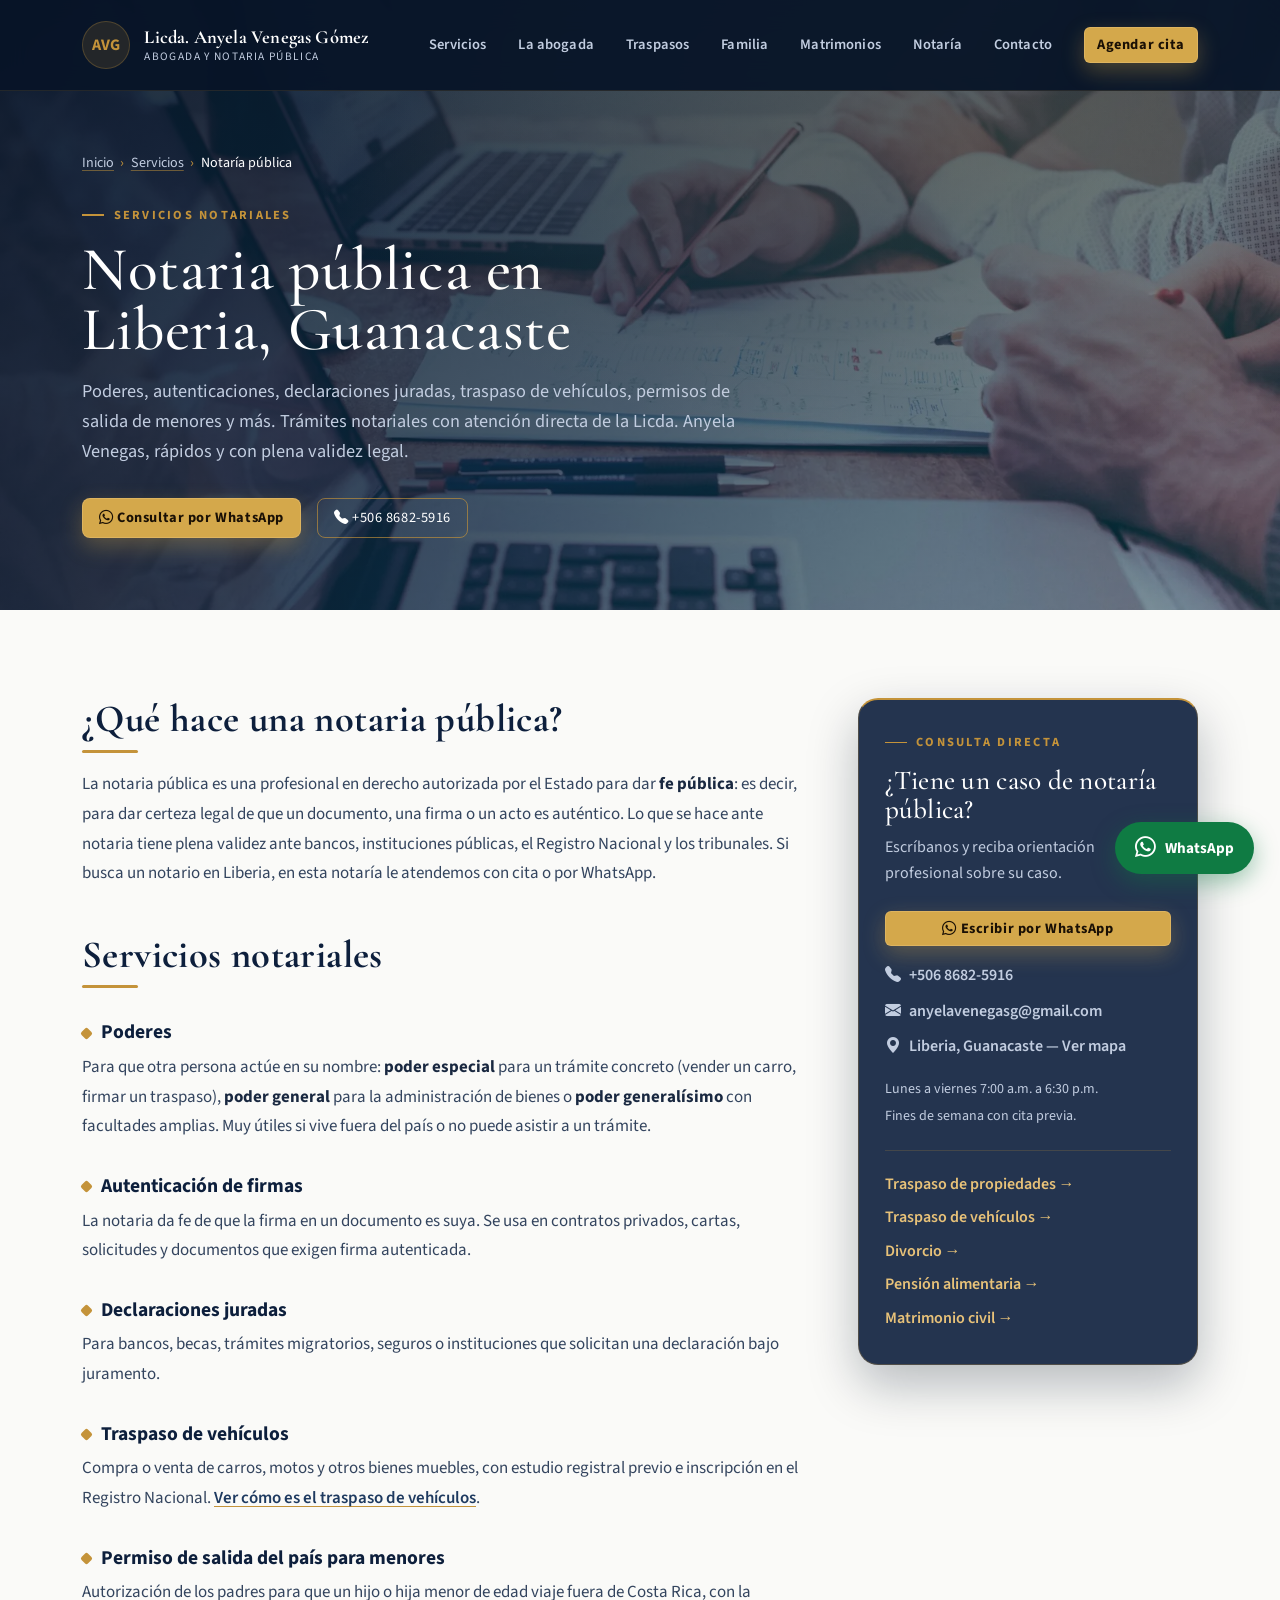
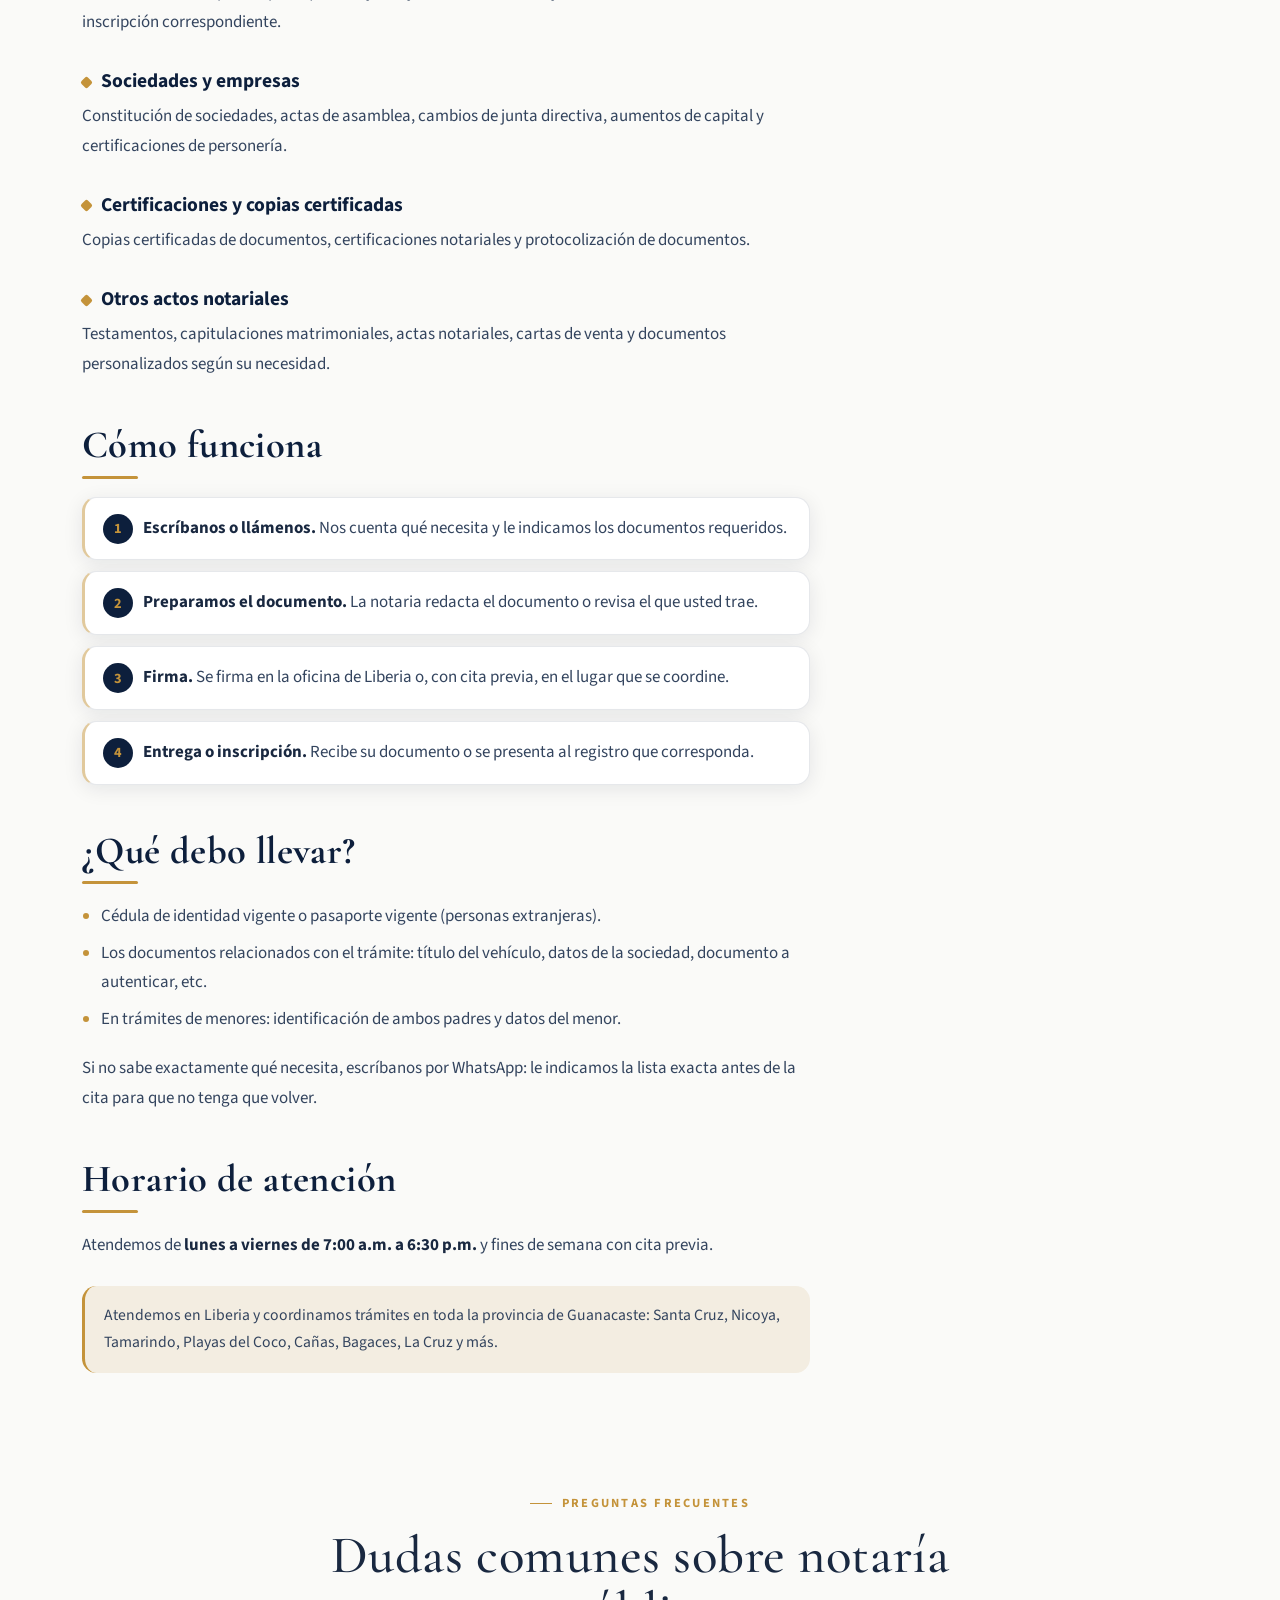
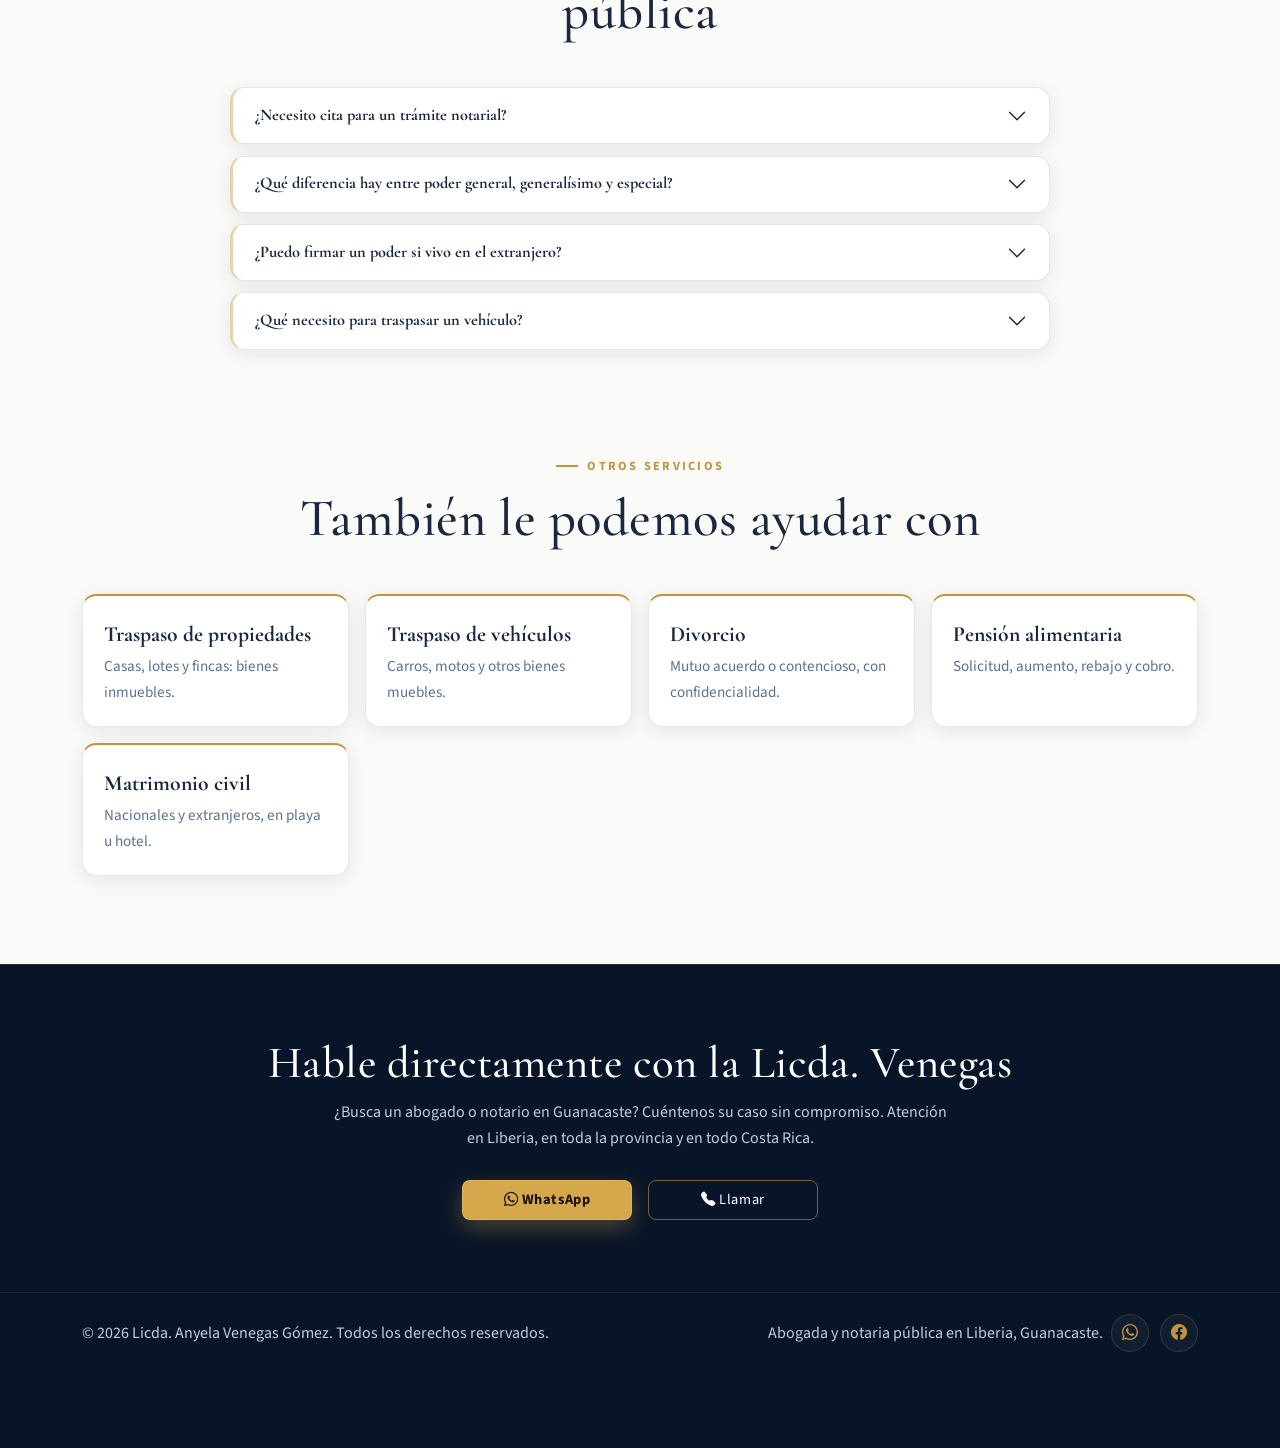
<file: notaria-liberia/index.html>
<!DOCTYPE html>
<html lang="es-CR">
<head>
	<meta charset="UTF-8">
	<meta name="viewport" content="width=device-width, initial-scale=1.0">
	<title>Notaria Pública en Liberia, Guanacaste | Licda. Anyela Venegas Gómez</title>
	<meta name="description" content="Notaría en Liberia, Guanacaste: servicios de notario público con la Licda. Anyela Venegas. Poderes, autenticaciones, declaraciones juradas, traspaso de vehículos y más.">
	<meta name="robots" content="index, follow, max-image-preview:large">
	<meta name="geo.region" content="CR-G">
	<meta name="geo.placename" content="Liberia, Guanacaste, Costa Rica">
	<link rel="canonical" href="https://anyelavenegas.com/notaria-liberia/">
	<meta property="og:title" content="Notaria Pública en Liberia, Guanacaste | Licda. Anyela Venegas Gómez">
	<meta property="og:description" content="Notaría en Liberia, Guanacaste: servicios de notario público con la Licda. Anyela Venegas. Poderes, autenticaciones, declaraciones juradas, traspaso de vehículos y más.">
	<meta property="og:type" content="website">
	<meta property="og:url" content="https://anyelavenegas.com/notaria-liberia/">
	<meta property="og:locale" content="es_CR">
	<meta property="og:image" content="https://anyelavenegas.com/images/og-image.jpg">
	<meta property="og:image:type" content="image/jpeg">
	<meta property="og:image:width" content="1200">
	<meta property="og:image:height" content="630">
	<meta name="twitter:card" content="summary_large_image">
	<meta name="twitter:title" content="Notaria Pública en Liberia, Guanacaste | Licda. Anyela Venegas Gómez">
	<meta name="twitter:description" content="Notaría en Liberia, Guanacaste: servicios de notario público con la Licda. Anyela Venegas. Poderes, autenticaciones, declaraciones juradas, traspaso de vehículos y más.">
	<meta name="twitter:image" content="https://anyelavenegas.com/images/og-image.jpg">
	<meta name="theme-color" content="#0D1F3C">
	<link rel="icon" href="/favicon.ico" sizes="48x48">
	<link rel="icon" type="image/png" sizes="96x96" href="/images/favicon-96.png">
	<link rel="icon" type="image/svg+xml" href="/images/favicon.svg">
	<link rel="apple-touch-icon" href="/images/apple-touch-icon.png">
	<link rel="preload" as="image" href="/images/site/hero-800.webp" type="image/webp" media="(max-width: 767.98px)" fetchpriority="high">
	<link rel="preload" as="image" href="/images/site/hero-1200.webp" type="image/webp" media="(min-width: 768px) and (max-width: 1199.98px)" fetchpriority="high">
	<link rel="preload" as="image" href="/images/site/hero.webp" type="image/webp" media="(min-width: 1200px)" fetchpriority="high">
	<link rel="preload" as="font" href="/fonts/cormorant-garamond-latin.woff2" type="font/woff2" crossorigin>
	<link rel="preload" as="font" href="/fonts/source-sans-3-latin.woff2" type="font/woff2" crossorigin>
	<link rel="stylesheet" href="/css/vendor.css?v=20260928">
	<link rel="stylesheet" href="/css/styles.css?v=20260928">
	<script type="application/ld+json">
{
  "@context": "https://schema.org",
  "@type": "Service",
  "name": "Servicios notariales",
  "serviceType": "Servicios notariales",
  "description": "Notaría en Liberia, Guanacaste: servicios de notario público con la Licda. Anyela Venegas. Poderes, autenticaciones, declaraciones juradas, traspaso de vehículos y más.",
  "url": "https://anyelavenegas.com/notaria-liberia/",
  "provider": {
    "@type": "LegalService",
    "@id": "https://anyelavenegas.com/#negocio",
    "name": "Licda. Anyela Venegas Gómez - Abogada y Notaria Pública",
    "url": "https://anyelavenegas.com/",
    "telephone": "+50686825916",
    "logo": "https://anyelavenegas.com/images/logo.png",
    "image": "https://anyelavenegas.com/images/og-image.jpg",
    "address": {
      "@type": "PostalAddress",
      "addressLocality": "Liberia",
      "addressRegion": "Guanacaste",
      "postalCode": "50101",
      "addressCountry": "CR"
    }
  },
  "areaServed": [
    {
      "@type": "AdministrativeArea",
      "name": "Guanacaste"
    },
    {
      "@type": "Country",
      "name": "Costa Rica"
    }
  ]
}
	</script>
	<script type="application/ld+json">
{
  "@context": "https://schema.org",
  "@type": "BreadcrumbList",
  "itemListElement": [
    {
      "@type": "ListItem",
      "position": 1,
      "name": "Inicio",
      "item": "https://anyelavenegas.com/"
    },
    {
      "@type": "ListItem",
      "position": 2,
      "name": "Servicios",
      "item": "https://anyelavenegas.com/#servicios"
    },
    {
      "@type": "ListItem",
      "position": 3,
      "name": "Notaría pública",
      "item": "https://anyelavenegas.com/notaria-liberia/"
    }
  ]
}
	</script>
	<script type="application/ld+json">
{
  "@context": "https://schema.org",
  "@type": "FAQPage",
  "mainEntity": [
    {
      "@type": "Question",
      "name": "¿Necesito cita para un trámite notarial?",
      "acceptedAnswer": {
        "@type": "Answer",
        "text": "Se recomienda coordinar por WhatsApp o teléfono para tener todo listo y evitar esperas. Los fines de semana se atiende únicamente con cita previa."
      }
    },
    {
      "@type": "Question",
      "name": "¿Qué diferencia hay entre poder general, generalísimo y especial?",
      "acceptedAnswer": {
        "@type": "Answer",
        "text": "El poder especial sirve para un acto concreto; el general para la administración de bienes; y el generalísimo otorga facultades amplias, incluso para vender o disponer de bienes. Se recomienda el poder más limitado que cubra su necesidad."
      }
    },
    {
      "@type": "Question",
      "name": "¿Puedo firmar un poder si vivo en el extranjero?",
      "acceptedAnswer": {
        "@type": "Answer",
        "text": "Sí. Puede otorgarse ante un notario o consulado en el país donde se encuentra y luego apostillarse para que tenga validez en Costa Rica. Le orientamos sobre el formato correcto."
      }
    },
    {
      "@type": "Question",
      "name": "¿Qué necesito para traspasar un vehículo?",
      "acceptedAnswer": {
        "@type": "Answer",
        "text": "La identificación vigente de comprador y vendedor y los datos del vehículo. Antes de la cita le confirmamos la lista exacta de documentos para que el trámite se haga en una sola visita."
      }
    }
  ]
}
	</script>
</head>
<body>
	<nav class="navbar navbar-expand-xl fixed-top site-navbar" id="mainNav">
		<div class="container">
			<a class="navbar-brand" href="/">
				<span class="brand-mark">AVG</span>
				<span class="brand-copy">
					<strong>Licda. Anyela Venegas Gómez</strong>
					<small>Abogada y Notaria Pública</small>
				</span>
			</a>
			<button class="navbar-toggler" type="button" data-bs-toggle="collapse" data-bs-target="#navbarMenu" aria-controls="navbarMenu" aria-expanded="false" aria-label="Mostrar navegación">
				<span class="navbar-toggler-icon"></span>
			</button>
			<div class="collapse navbar-collapse" id="navbarMenu">
				<ul class="navbar-nav ms-auto align-items-xl-center gap-xl-3">
					<li class="nav-item"><a class="nav-link" href="/#servicios">Servicios</a></li>
					<li class="nav-item"><a class="nav-link" href="/#sobre">La abogada</a></li>
					<li class="nav-item"><a class="nav-link" href="/#traspasos">Traspasos</a></li>
					<li class="nav-item"><a class="nav-link" href="/divorcio-guanacaste/">Familia</a></li>
					<li class="nav-item"><a class="nav-link" href="/matrimonio-civil-costa-rica/">Matrimonios</a></li>
					<li class="nav-item"><a class="nav-link" href="/notaria-liberia/">Notaría</a></li>
					<li class="nav-item"><a class="nav-link" href="#contacto">Contacto</a></li>
					<li class="nav-item ms-xl-2"><a class="btn btn-cta" href="https://wa.me/50686825916?text=Hola%2C%20deseo%20agendar%20una%20cita%20para%20un%20servicio%20notarial." target="_blank" rel="noopener noreferrer">Agendar cita</a></li>
				</ul>
			</div>
		</div>
	</nav>

	<header class="hero-section page-hero">
		<div class="container">
			<nav class="breadcrumb-nav" aria-label="Ruta de navegación">
				<ol>
					<li><a href="/">Inicio</a></li>
					<li><a href="/#servicios">Servicios</a></li>
					<li aria-current="page">Notaría pública</li>
				</ol>
			</nav>
			<span class="section-tag">Servicios notariales</span>
			<h1>Notaria pública en Liberia, Guanacaste</h1>
			<p class="lead-copy">Poderes, autenticaciones, declaraciones juradas, traspaso de vehículos, permisos de salida de menores y más. Trámites notariales con atención directa de la Licda. Anyela Venegas, rápidos y con plena validez legal.</p>
			<div class="d-flex flex-wrap gap-3">
				<a class="btn btn-cta btn-lg" href="https://wa.me/50686825916?text=Hola%2C%20necesito%20un%20servicio%20notarial." target="_blank" rel="noopener noreferrer"><i class="bi bi-whatsapp"></i> Consultar por WhatsApp</a>
				<a class="btn btn-outline-gold btn-lg" href="tel:+50686825916"><i class="bi bi-telephone-fill"></i> +506 8682-5916</a>
			</div>
		</div>
	</header>

	<main>
		<section class="section-block">
			<div class="container">
				<div class="row g-5">
					<article class="col-lg-8 prose">
<h2>¿Qué hace una notaria pública?</h2>
<p>La notaria pública es una profesional en derecho autorizada por el Estado para dar <strong>fe pública</strong>: es decir, para dar certeza legal de que un documento, una firma o un acto es auténtico. Lo que se hace ante notaria tiene plena validez ante bancos, instituciones públicas, el Registro Nacional y los tribunales. Si busca un notario en Liberia, en esta notaría le atendemos con cita o por WhatsApp.</p>

<h2>Servicios notariales</h2>
<h3>Poderes</h3>
<p>Para que otra persona actúe en su nombre: <strong>poder especial</strong> para un trámite concreto (vender un carro, firmar un traspaso), <strong>poder general</strong> para la administración de bienes o <strong>poder generalísimo</strong> con facultades amplias. Muy útiles si vive fuera del país o no puede asistir a un trámite.</p>
<h3>Autenticación de firmas</h3>
<p>La notaria da fe de que la firma en un documento es suya. Se usa en contratos privados, cartas, solicitudes y documentos que exigen firma autenticada.</p>
<h3>Declaraciones juradas</h3>
<p>Para bancos, becas, trámites migratorios, seguros o instituciones que solicitan una declaración bajo juramento.</p>
<h3>Traspaso de vehículos</h3>
<p>Compra o venta de carros, motos y otros bienes muebles, con estudio registral previo e inscripción en el Registro Nacional. <a href="/traspaso-de-vehiculos-guanacaste/">Ver cómo es el traspaso de vehículos</a>.</p>
<h3>Permiso de salida del país para menores</h3>
<p>Autorización de los padres para que un hijo o hija menor de edad viaje fuera de Costa Rica, con la inscripción correspondiente.</p>
<h3>Sociedades y empresas</h3>
<p>Constitución de sociedades, actas de asamblea, cambios de junta directiva, aumentos de capital y certificaciones de personería.</p>
<h3>Certificaciones y copias certificadas</h3>
<p>Copias certificadas de documentos, certificaciones notariales y protocolización de documentos.</p>
<h3>Otros actos notariales</h3>
<p>Testamentos, capitulaciones matrimoniales, actas notariales, cartas de venta y documentos personalizados según su necesidad.</p>

<h2>Cómo funciona</h2>
<ol class="prose-steps">
<li><strong>Escríbanos o llámenos.</strong> Nos cuenta qué necesita y le indicamos los documentos requeridos.</li>
<li><strong>Preparamos el documento.</strong> La notaria redacta el documento o revisa el que usted trae.</li>
<li><strong>Firma.</strong> Se firma en la oficina de Liberia o, con cita previa, en el lugar que se coordine.</li>
<li><strong>Entrega o inscripción.</strong> Recibe su documento o se presenta al registro que corresponda.</li>
</ol>

<h2>¿Qué debo llevar?</h2>
<ul>
<li>Cédula de identidad vigente o pasaporte vigente (personas extranjeras).</li>
<li>Los documentos relacionados con el trámite: título del vehículo, datos de la sociedad, documento a autenticar, etc.</li>
<li>En trámites de menores: identificación de ambos padres y datos del menor.</li>
</ul>
<p>Si no sabe exactamente qué necesita, escríbanos por WhatsApp: le indicamos la lista exacta antes de la cita para que no tenga que volver.</p>

<h2>Horario de atención</h2>
<p>Atendemos de <strong>lunes a viernes de 7:00 a.m. a 6:30 p.m.</strong> y fines de semana con cita previa.</p>
<p class="prose-note">Atendemos en Liberia y coordinamos trámites en toda la provincia de Guanacaste: Santa Cruz, Nicoya, Tamarindo, Playas del Coco, Cañas, Bagaces, La Cruz y más.</p>
					</article>
					<div class="col-lg-4">
						<aside class="info-card page-aside" id="contacto">
							<span class="section-tag">Consulta directa</span>
							<h2>¿Tiene un caso de notaría pública?</h2>
							<p>Escríbanos y reciba orientación profesional sobre su caso.</p>
							<a class="btn btn-cta w-100 mt-2" href="https://wa.me/50686825916?text=Hola%2C%20necesito%20un%20servicio%20notarial." target="_blank" rel="noopener noreferrer"><i class="bi bi-whatsapp"></i> Escribir por WhatsApp</a>
							<address class="contact-links">
								<a href="tel:+50686825916"><i class="bi bi-telephone-fill"></i> +506 8682-5916</a>
								<a href="mailto:anyelavenegasg@gmail.com"><i class="bi bi-envelope-fill"></i> anyelavenegasg@gmail.com</a>
								<a href="https://maps.app.goo.gl/QScPcisD3fKSQhXV8" target="_blank" rel="noopener noreferrer"><i class="bi bi-geo-alt-fill"></i> Liberia, Guanacaste — Ver mapa</a>
							</address>
							<p class="mb-0 mt-3"><small>Lunes a viernes 7:00 a.m. a 6:30 p.m.<br>Fines de semana con cita previa.</small></p>
							<ul class="aside-links">
							<li><a href="/traspaso-de-propiedades-guanacaste/">Traspaso de propiedades</a></li>
							<li><a href="/traspaso-de-vehiculos-guanacaste/">Traspaso de vehículos</a></li>
							<li><a href="/divorcio-guanacaste/">Divorcio</a></li>
							<li><a href="/pension-alimentaria-guanacaste/">Pensión alimentaria</a></li>
							<li><a href="/matrimonio-civil-costa-rica/">Matrimonio civil</a></li>
							</ul>
						</aside>
					</div>
				</div>
			</div>
		</section>

		<section class="section-block pt-0">
			<div class="container">
				<div class="section-head text-center mx-auto">
					<span class="section-tag">Preguntas frecuentes</span>
					<h2>Dudas comunes sobre notaría pública</h2>
				</div>
				<div class="accordion faq-accordion" id="faqAccordion">
					<div class="accordion-item faq-item">
						<h3 class="accordion-header">
							<button class="accordion-button faq-btn collapsed" type="button" data-bs-toggle="collapse" data-bs-target="#faq1" aria-expanded="false" aria-controls="faq1">¿Necesito cita para un trámite notarial?</button>
						</h3>
						<div id="faq1" class="accordion-collapse collapse" data-bs-parent="#faqAccordion">
							<div class="accordion-body faq-body">Se recomienda coordinar por WhatsApp o teléfono para tener todo listo y evitar esperas. Los fines de semana se atiende únicamente con cita previa.</div>
						</div>
					</div>
					<div class="accordion-item faq-item">
						<h3 class="accordion-header">
							<button class="accordion-button faq-btn collapsed" type="button" data-bs-toggle="collapse" data-bs-target="#faq2" aria-expanded="false" aria-controls="faq2">¿Qué diferencia hay entre poder general, generalísimo y especial?</button>
						</h3>
						<div id="faq2" class="accordion-collapse collapse" data-bs-parent="#faqAccordion">
							<div class="accordion-body faq-body">El poder especial sirve para un acto concreto; el general para la administración de bienes; y el generalísimo otorga facultades amplias, incluso para vender o disponer de bienes. Se recomienda el poder más limitado que cubra su necesidad.</div>
						</div>
					</div>
					<div class="accordion-item faq-item">
						<h3 class="accordion-header">
							<button class="accordion-button faq-btn collapsed" type="button" data-bs-toggle="collapse" data-bs-target="#faq3" aria-expanded="false" aria-controls="faq3">¿Puedo firmar un poder si vivo en el extranjero?</button>
						</h3>
						<div id="faq3" class="accordion-collapse collapse" data-bs-parent="#faqAccordion">
							<div class="accordion-body faq-body">Sí. Puede otorgarse ante un notario o consulado en el país donde se encuentra y luego apostillarse para que tenga validez en Costa Rica. Le orientamos sobre el formato correcto.</div>
						</div>
					</div>
					<div class="accordion-item faq-item">
						<h3 class="accordion-header">
							<button class="accordion-button faq-btn collapsed" type="button" data-bs-toggle="collapse" data-bs-target="#faq4" aria-expanded="false" aria-controls="faq4">¿Qué necesito para traspasar un vehículo?</button>
						</h3>
						<div id="faq4" class="accordion-collapse collapse" data-bs-parent="#faqAccordion">
							<div class="accordion-body faq-body">La identificación vigente de comprador y vendedor y los datos del vehículo. Antes de la cita le confirmamos la lista exacta de documentos para que el trámite se haga en una sola visita.</div>
						</div>
					</div>
				</div>
			</div>
		</section>

		<section class="section-block pt-0">
			<div class="container">
				<div class="section-head text-center mx-auto">
					<span class="section-tag">Otros servicios</span>
					<h2>También le podemos ayudar con</h2>
				</div>
				<div class="related-grid">
					<a class="related-card" href="/traspaso-de-propiedades-guanacaste/"><strong>Traspaso de propiedades</strong><span>Casas, lotes y fincas: bienes inmuebles.</span></a>
					<a class="related-card" href="/traspaso-de-vehiculos-guanacaste/"><strong>Traspaso de vehículos</strong><span>Carros, motos y otros bienes muebles.</span></a>
					<a class="related-card" href="/divorcio-guanacaste/"><strong>Divorcio</strong><span>Mutuo acuerdo o contencioso, con confidencialidad.</span></a>
					<a class="related-card" href="/pension-alimentaria-guanacaste/"><strong>Pensión alimentaria</strong><span>Solicitud, aumento, rebajo y cobro.</span></a>
					<a class="related-card" href="/matrimonio-civil-costa-rica/"><strong>Matrimonio civil</strong><span>Nacionales y extranjeros, en playa u hotel.</span></a>
				</div>
			</div>
		</section>

		<section class="cta-band">
			<div class="container">
				<h2>Hable directamente con la Licda. Venegas</h2>
				<p>¿Busca un abogado o notario en Guanacaste? Cuéntenos su caso sin compromiso. Atención en Liberia, en toda la provincia y en todo Costa Rica.</p>
				<div class="d-flex flex-wrap justify-content-center gap-3">
					<a class="btn btn-cta btn-lg" href="https://wa.me/50686825916?text=Hola%2C%20necesito%20un%20servicio%20notarial." target="_blank" rel="noopener noreferrer"><i class="bi bi-whatsapp"></i> WhatsApp</a>
					<a class="btn btn-outline-gold btn-lg" href="tel:+50686825916"><i class="bi bi-telephone-fill"></i> Llamar</a>
				</div>
			</div>
		</section>
	</main>

	<footer class="site-footer">
		<div class="container d-flex flex-column flex-md-row justify-content-between align-items-md-center gap-2">
			<p class="mb-0">© <span id="currentYear"></span> Licda. Anyela Venegas Gómez. Todos los derechos reservados.</p>
			<div class="footer-meta d-flex flex-column flex-md-row align-items-center gap-2">
				<p class="mb-0">Abogada y notaria pública en Liberia, Guanacaste.</p>
				<div class="footer-social" aria-label="Redes sociales">
					<a href="https://wa.me/50686825916?text=Hola%2C%20deseo%20realizar%20una%20consulta." target="_blank" rel="noopener noreferrer" aria-label="WhatsApp"><i class="bi bi-whatsapp"></i></a>
					<a href="https://www.facebook.com/profile.php?id=61581840694167" target="_blank" rel="noopener noreferrer" aria-label="Facebook"><i class="bi bi-facebook"></i></a>
				</div>
			</div>
		</div>
	</footer>

	<a class="whatsapp-fab" href="https://wa.me/50686825916?text=Hola%2C%20necesito%20un%20servicio%20notarial." target="_blank" rel="noopener noreferrer" aria-label="Contactar por WhatsApp">
		<i class="bi bi-whatsapp"></i>
		<span class="whatsapp-fab-label">WhatsApp</span>
	</a>
	<nav class="mobile-cta-bar" aria-label="Contacto rápido">
		<a class="mobile-cta-call" href="tel:+50686825916"><i class="bi bi-telephone-fill"></i><span>Llamar</span></a>
		<a class="mobile-cta-wa" href="https://wa.me/50686825916?text=Hola%2C%20necesito%20un%20servicio%20notarial." target="_blank" rel="noopener noreferrer"><i class="bi bi-whatsapp"></i><span>WhatsApp</span></a>
	</nav>
	<button class="back-to-top" id="backToTop" aria-label="Volver arriba" type="button">
		<i class="bi bi-arrow-up"></i>
	</button>

	<script src="/js/vendor/bootstrap.bundle.min.js" defer></script>
	<script src="/js/main.js?v=20260928" defer></script>
</body>
</html>
</file>
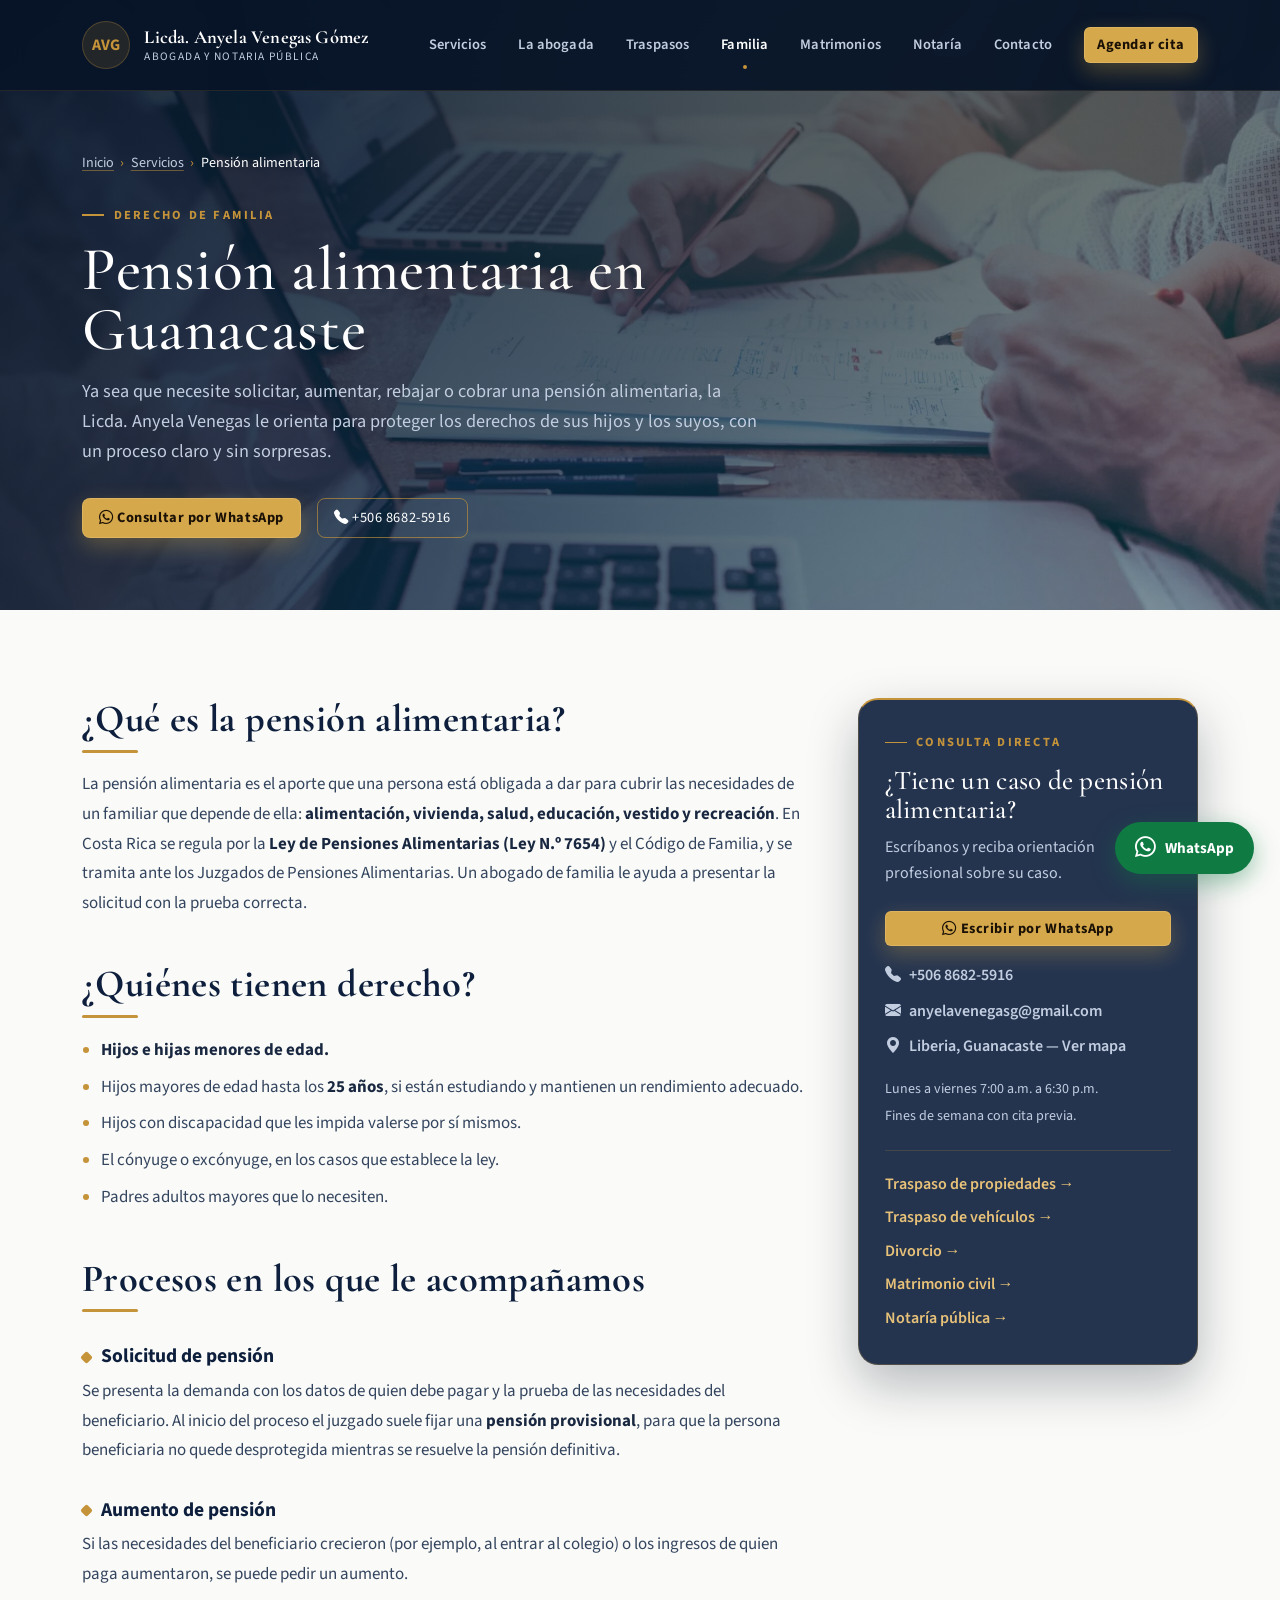
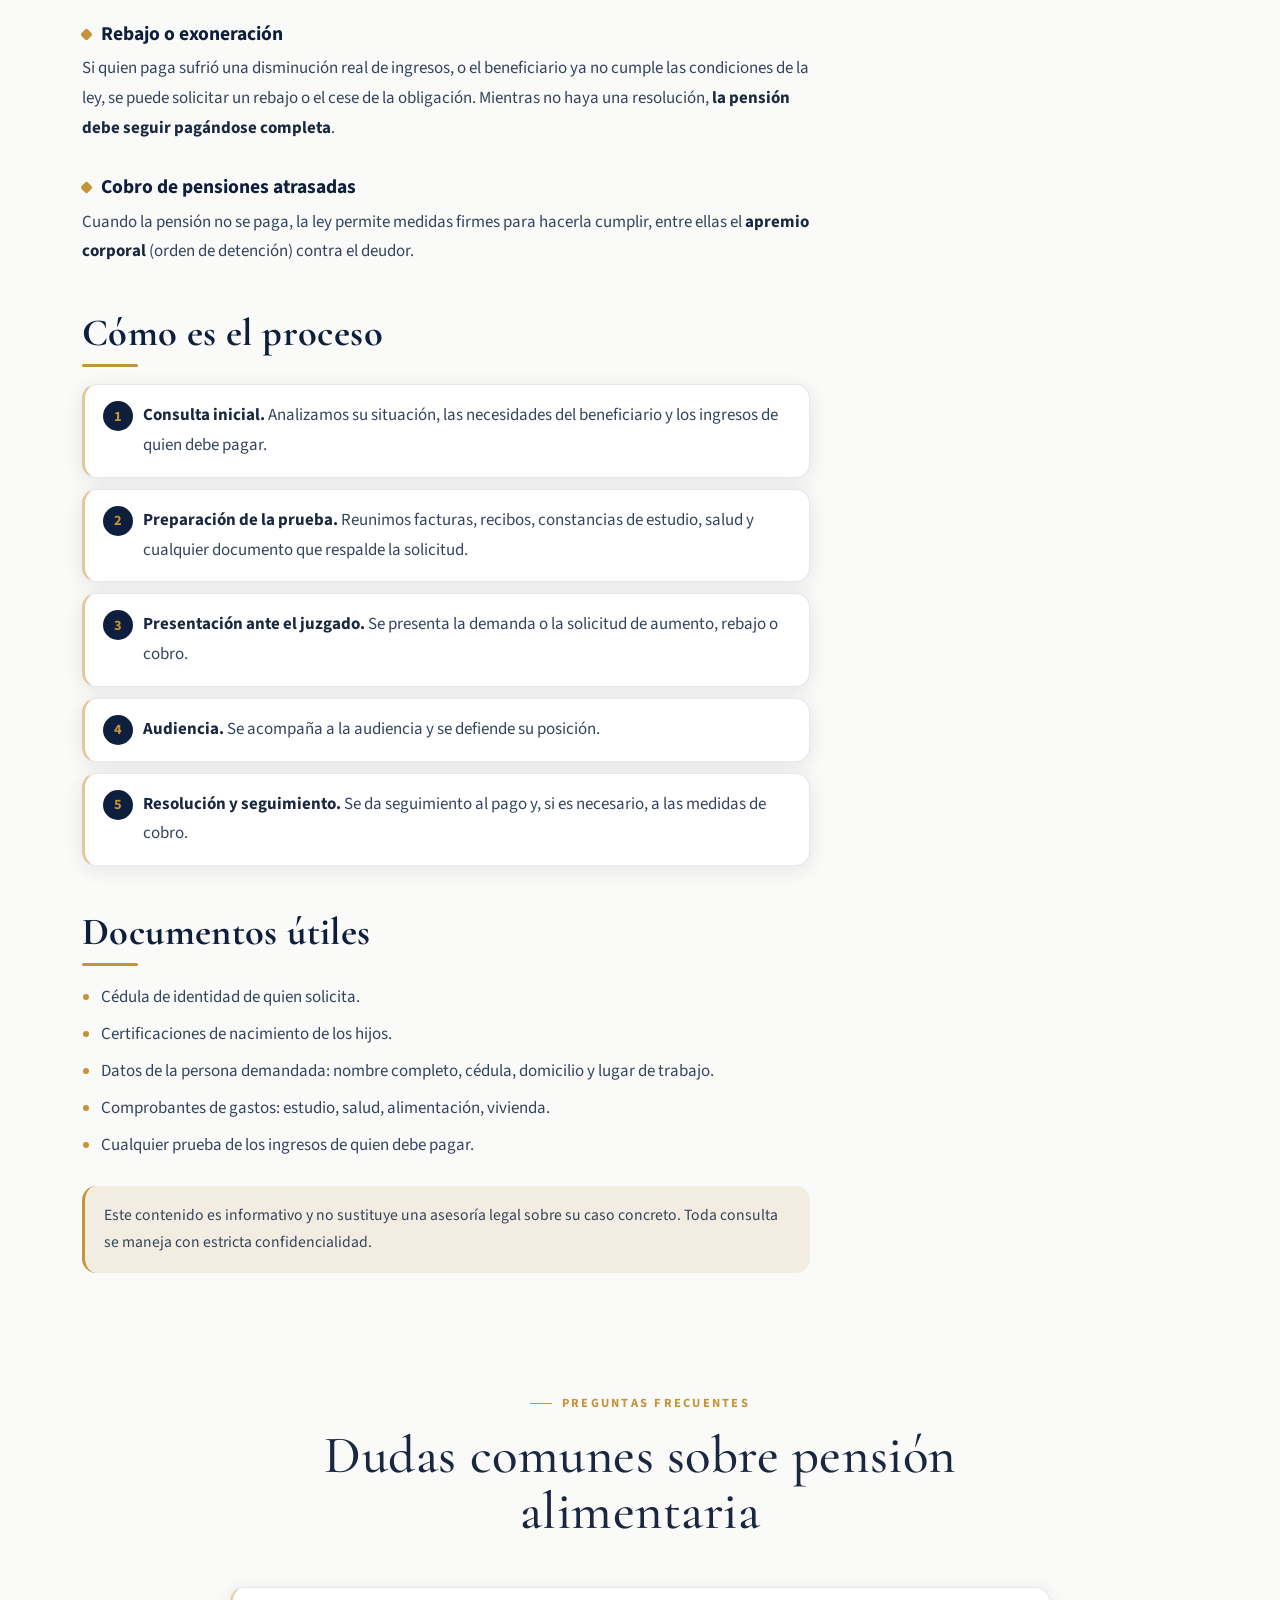
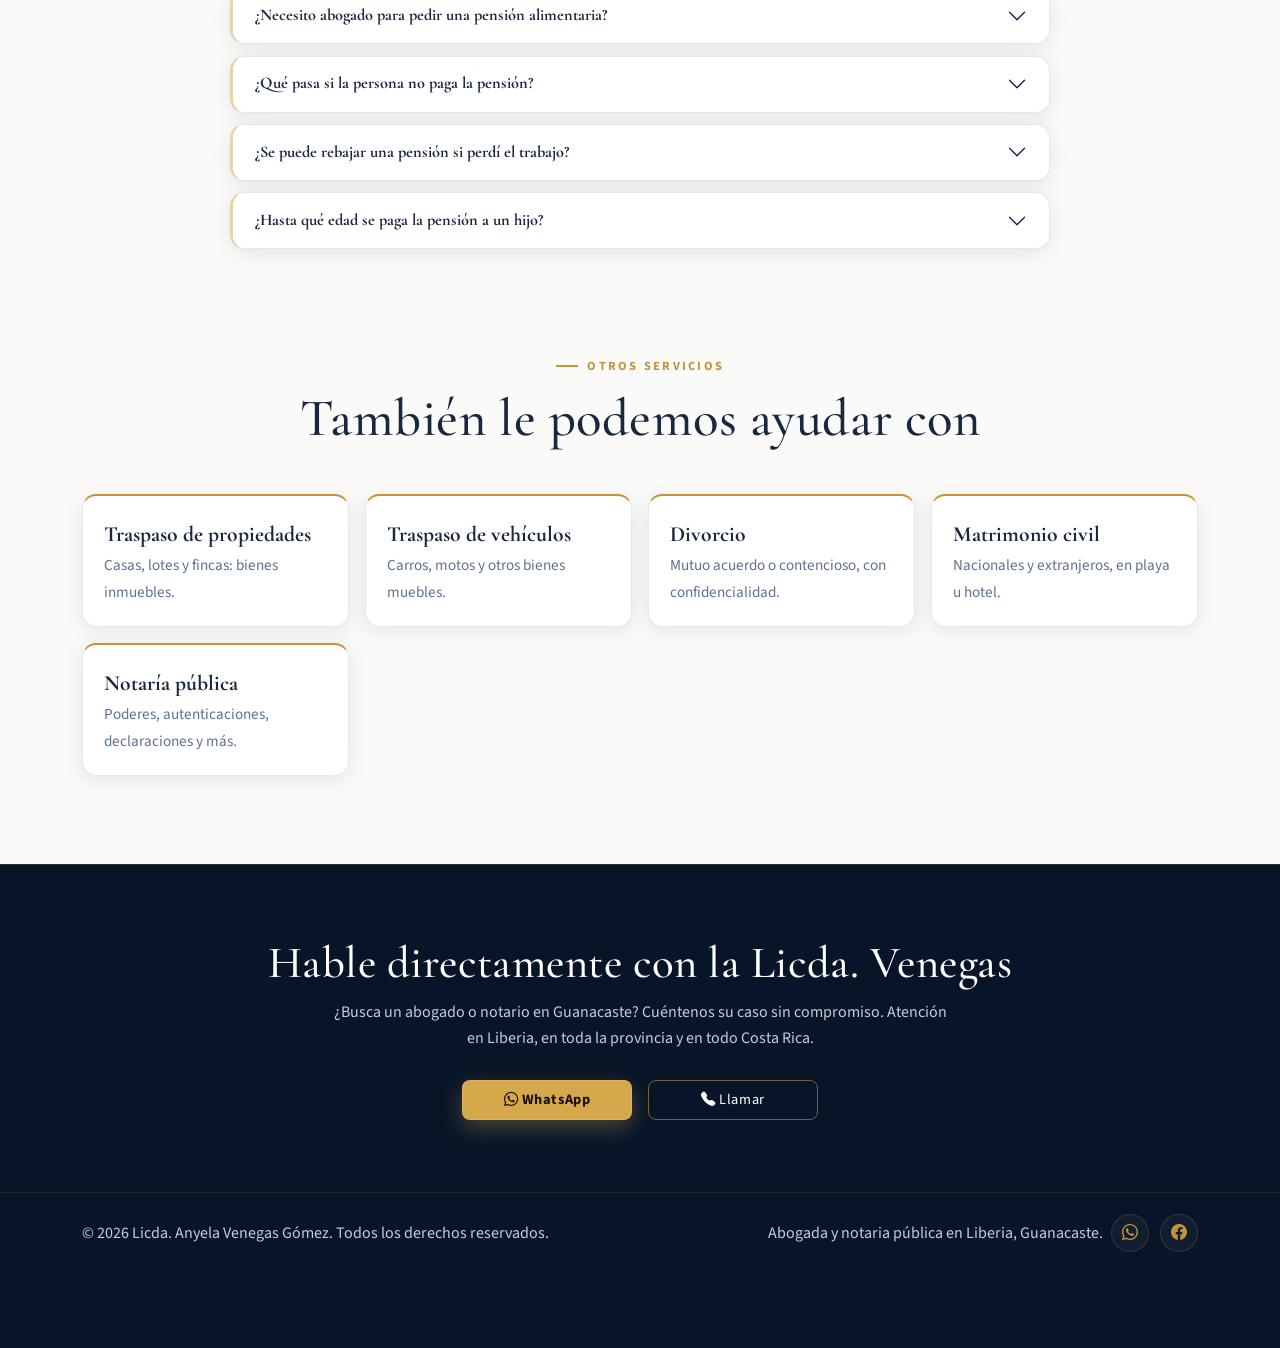
<file: pension-alimentaria-guanacaste/index.html>
<!DOCTYPE html>
<html lang="es-CR">
<head>
	<meta charset="UTF-8">
	<meta name="viewport" content="width=device-width, initial-scale=1.0">
	<title>Pensión Alimentaria en Guanacaste | Abogada de Familia en Liberia</title>
	<meta name="description" content="Abogado para pensión alimentaria en Guanacaste: la Licda. Anyela Venegas le asesora en solicitud, aumento, rebajo y cobro de pensiones. Atención confidencial en Liberia.">
	<meta name="robots" content="index, follow, max-image-preview:large">
	<meta name="geo.region" content="CR-G">
	<meta name="geo.placename" content="Liberia, Guanacaste, Costa Rica">
	<link rel="canonical" href="https://anyelavenegas.com/pension-alimentaria-guanacaste/">
	<meta property="og:title" content="Pensión Alimentaria en Guanacaste | Abogada de Familia en Liberia">
	<meta property="og:description" content="Abogado para pensión alimentaria en Guanacaste: la Licda. Anyela Venegas le asesora en solicitud, aumento, rebajo y cobro de pensiones. Atención confidencial en Liberia.">
	<meta property="og:type" content="website">
	<meta property="og:url" content="https://anyelavenegas.com/pension-alimentaria-guanacaste/">
	<meta property="og:locale" content="es_CR">
	<meta property="og:image" content="https://anyelavenegas.com/images/og-image.jpg">
	<meta property="og:image:type" content="image/jpeg">
	<meta property="og:image:width" content="1200">
	<meta property="og:image:height" content="630">
	<meta name="twitter:card" content="summary_large_image">
	<meta name="twitter:title" content="Pensión Alimentaria en Guanacaste | Abogada de Familia en Liberia">
	<meta name="twitter:description" content="Abogado para pensión alimentaria en Guanacaste: la Licda. Anyela Venegas le asesora en solicitud, aumento, rebajo y cobro de pensiones. Atención confidencial en Liberia.">
	<meta name="twitter:image" content="https://anyelavenegas.com/images/og-image.jpg">
	<meta name="theme-color" content="#0D1F3C">
	<link rel="icon" href="/favicon.ico" sizes="48x48">
	<link rel="icon" type="image/png" sizes="96x96" href="/images/favicon-96.png">
	<link rel="icon" type="image/svg+xml" href="/images/favicon.svg">
	<link rel="apple-touch-icon" href="/images/apple-touch-icon.png">
	<link rel="preload" as="image" href="/images/site/hero-800.webp" type="image/webp" media="(max-width: 767.98px)" fetchpriority="high">
	<link rel="preload" as="image" href="/images/site/hero-1200.webp" type="image/webp" media="(min-width: 768px) and (max-width: 1199.98px)" fetchpriority="high">
	<link rel="preload" as="image" href="/images/site/hero.webp" type="image/webp" media="(min-width: 1200px)" fetchpriority="high">
	<link rel="preload" as="font" href="/fonts/cormorant-garamond-latin.woff2" type="font/woff2" crossorigin>
	<link rel="preload" as="font" href="/fonts/source-sans-3-latin.woff2" type="font/woff2" crossorigin>
	<link rel="stylesheet" href="/css/vendor.css?v=20260928">
	<link rel="stylesheet" href="/css/styles.css?v=20260928">
	<script type="application/ld+json">
{
  "@context": "https://schema.org",
  "@type": "Service",
  "name": "Pensión alimentaria",
  "serviceType": "Pensión alimentaria",
  "description": "Abogado para pensión alimentaria en Guanacaste: la Licda. Anyela Venegas le asesora en solicitud, aumento, rebajo y cobro de pensiones. Atención confidencial en Liberia.",
  "url": "https://anyelavenegas.com/pension-alimentaria-guanacaste/",
  "provider": {
    "@type": "LegalService",
    "@id": "https://anyelavenegas.com/#negocio",
    "name": "Licda. Anyela Venegas Gómez - Abogada y Notaria Pública",
    "url": "https://anyelavenegas.com/",
    "telephone": "+50686825916",
    "logo": "https://anyelavenegas.com/images/logo.png",
    "image": "https://anyelavenegas.com/images/og-image.jpg",
    "address": {
      "@type": "PostalAddress",
      "addressLocality": "Liberia",
      "addressRegion": "Guanacaste",
      "postalCode": "50101",
      "addressCountry": "CR"
    }
  },
  "areaServed": [
    {
      "@type": "AdministrativeArea",
      "name": "Guanacaste"
    },
    {
      "@type": "Country",
      "name": "Costa Rica"
    }
  ]
}
	</script>
	<script type="application/ld+json">
{
  "@context": "https://schema.org",
  "@type": "BreadcrumbList",
  "itemListElement": [
    {
      "@type": "ListItem",
      "position": 1,
      "name": "Inicio",
      "item": "https://anyelavenegas.com/"
    },
    {
      "@type": "ListItem",
      "position": 2,
      "name": "Servicios",
      "item": "https://anyelavenegas.com/#servicios"
    },
    {
      "@type": "ListItem",
      "position": 3,
      "name": "Pensión alimentaria",
      "item": "https://anyelavenegas.com/pension-alimentaria-guanacaste/"
    }
  ]
}
	</script>
	<script type="application/ld+json">
{
  "@context": "https://schema.org",
  "@type": "FAQPage",
  "mainEntity": [
    {
      "@type": "Question",
      "name": "¿Necesito abogado para pedir una pensión alimentaria?",
      "acceptedAnswer": {
        "@type": "Answer",
        "text": "La ley permite presentar la solicitud personalmente, pero contar con asesoría legal ayuda a reunir la prueba correcta y defender su posición en la audiencia."
      }
    },
    {
      "@type": "Question",
      "name": "¿Qué pasa si la persona no paga la pensión?",
      "acceptedAnswer": {
        "@type": "Answer",
        "text": "Se puede solicitar al juzgado el cobro de las cuotas atrasadas y medidas como el apremio corporal, que es una orden de detención contra el deudor alimentario."
      }
    },
    {
      "@type": "Question",
      "name": "¿Se puede rebajar una pensión si perdí el trabajo?",
      "acceptedAnswer": {
        "@type": "Answer",
        "text": "Sí, se puede solicitar un rebajo demostrando la disminución real de ingresos. Mientras el juzgado no resuelva, la pensión debe seguir pagándose tal como está fijada."
      }
    },
    {
      "@type": "Question",
      "name": "¿Hasta qué edad se paga la pensión a un hijo?",
      "acceptedAnswer": {
        "@type": "Answer",
        "text": "Hasta la mayoría de edad y, si el hijo continúa estudiando con un rendimiento adecuado, hasta los 25 años. En casos de discapacidad puede extenderse."
      }
    }
  ]
}
	</script>
</head>
<body>
	<nav class="navbar navbar-expand-xl fixed-top site-navbar" id="mainNav">
		<div class="container">
			<a class="navbar-brand" href="/">
				<span class="brand-mark">AVG</span>
				<span class="brand-copy">
					<strong>Licda. Anyela Venegas Gómez</strong>
					<small>Abogada y Notaria Pública</small>
				</span>
			</a>
			<button class="navbar-toggler" type="button" data-bs-toggle="collapse" data-bs-target="#navbarMenu" aria-controls="navbarMenu" aria-expanded="false" aria-label="Mostrar navegación">
				<span class="navbar-toggler-icon"></span>
			</button>
			<div class="collapse navbar-collapse" id="navbarMenu">
				<ul class="navbar-nav ms-auto align-items-xl-center gap-xl-3">
					<li class="nav-item"><a class="nav-link" href="/#servicios">Servicios</a></li>
					<li class="nav-item"><a class="nav-link" href="/#sobre">La abogada</a></li>
					<li class="nav-item"><a class="nav-link" href="/#traspasos">Traspasos</a></li>
					<li class="nav-item"><a class="nav-link active" aria-current="page" href="/pension-alimentaria-guanacaste/">Familia</a></li>
					<li class="nav-item"><a class="nav-link" href="/matrimonio-civil-costa-rica/">Matrimonios</a></li>
					<li class="nav-item"><a class="nav-link" href="/notaria-liberia/">Notaría</a></li>
					<li class="nav-item"><a class="nav-link" href="#contacto">Contacto</a></li>
					<li class="nav-item ms-xl-2"><a class="btn btn-cta" href="https://wa.me/50686825916?text=Hola%2C%20deseo%20agendar%20una%20cita%20para%20una%20consulta%20sobre%20pensi%C3%B3n%20alimentaria." target="_blank" rel="noopener noreferrer">Agendar cita</a></li>
				</ul>
			</div>
		</div>
	</nav>

	<header class="hero-section page-hero">
		<div class="container">
			<nav class="breadcrumb-nav" aria-label="Ruta de navegación">
				<ol>
					<li><a href="/">Inicio</a></li>
					<li><a href="/#servicios">Servicios</a></li>
					<li aria-current="page">Pensión alimentaria</li>
				</ol>
			</nav>
			<span class="section-tag">Derecho de familia</span>
			<h1>Pensión alimentaria en Guanacaste</h1>
			<p class="lead-copy">Ya sea que necesite solicitar, aumentar, rebajar o cobrar una pensión alimentaria, la Licda. Anyela Venegas le orienta para proteger los derechos de sus hijos y los suyos, con un proceso claro y sin sorpresas.</p>
			<div class="d-flex flex-wrap gap-3">
				<a class="btn btn-cta btn-lg" href="https://wa.me/50686825916?text=Hola%2C%20deseo%20informaci%C3%B3n%20sobre%20una%20pensi%C3%B3n%20alimentaria." target="_blank" rel="noopener noreferrer"><i class="bi bi-whatsapp"></i> Consultar por WhatsApp</a>
				<a class="btn btn-outline-gold btn-lg" href="tel:+50686825916"><i class="bi bi-telephone-fill"></i> +506 8682-5916</a>
			</div>
		</div>
	</header>

	<main>
		<section class="section-block">
			<div class="container">
				<div class="row g-5">
					<article class="col-lg-8 prose">
<h2>¿Qué es la pensión alimentaria?</h2>
<p>La pensión alimentaria es el aporte que una persona está obligada a dar para cubrir las necesidades de un familiar que depende de ella: <strong>alimentación, vivienda, salud, educación, vestido y recreación</strong>. En Costa Rica se regula por la <strong>Ley de Pensiones Alimentarias (Ley N.º 7654)</strong> y el Código de Familia, y se tramita ante los Juzgados de Pensiones Alimentarias. Un abogado de familia le ayuda a presentar la solicitud con la prueba correcta.</p>

<h2>¿Quiénes tienen derecho?</h2>
<ul>
<li><strong>Hijos e hijas menores de edad.</strong></li>
<li>Hijos mayores de edad hasta los <strong>25 años</strong>, si están estudiando y mantienen un rendimiento adecuado.</li>
<li>Hijos con discapacidad que les impida valerse por sí mismos.</li>
<li>El cónyuge o excónyuge, en los casos que establece la ley.</li>
<li>Padres adultos mayores que lo necesiten.</li>
</ul>

<h2>Procesos en los que le acompañamos</h2>
<h3>Solicitud de pensión</h3>
<p>Se presenta la demanda con los datos de quien debe pagar y la prueba de las necesidades del beneficiario. Al inicio del proceso el juzgado suele fijar una <strong>pensión provisional</strong>, para que la persona beneficiaria no quede desprotegida mientras se resuelve la pensión definitiva.</p>
<h3>Aumento de pensión</h3>
<p>Si las necesidades del beneficiario crecieron (por ejemplo, al entrar al colegio) o los ingresos de quien paga aumentaron, se puede pedir un aumento.</p>
<h3>Rebajo o exoneración</h3>
<p>Si quien paga sufrió una disminución real de ingresos, o el beneficiario ya no cumple las condiciones de la ley, se puede solicitar un rebajo o el cese de la obligación. Mientras no haya una resolución, <strong>la pensión debe seguir pagándose completa</strong>.</p>
<h3>Cobro de pensiones atrasadas</h3>
<p>Cuando la pensión no se paga, la ley permite medidas firmes para hacerla cumplir, entre ellas el <strong>apremio corporal</strong> (orden de detención) contra el deudor.</p>

<h2>Cómo es el proceso</h2>
<ol class="prose-steps">
<li><strong>Consulta inicial.</strong> Analizamos su situación, las necesidades del beneficiario y los ingresos de quien debe pagar.</li>
<li><strong>Preparación de la prueba.</strong> Reunimos facturas, recibos, constancias de estudio, salud y cualquier documento que respalde la solicitud.</li>
<li><strong>Presentación ante el juzgado.</strong> Se presenta la demanda o la solicitud de aumento, rebajo o cobro.</li>
<li><strong>Audiencia.</strong> Se acompaña a la audiencia y se defiende su posición.</li>
<li><strong>Resolución y seguimiento.</strong> Se da seguimiento al pago y, si es necesario, a las medidas de cobro.</li>
</ol>

<h2>Documentos útiles</h2>
<ul>
<li>Cédula de identidad de quien solicita.</li>
<li>Certificaciones de nacimiento de los hijos.</li>
<li>Datos de la persona demandada: nombre completo, cédula, domicilio y lugar de trabajo.</li>
<li>Comprobantes de gastos: estudio, salud, alimentación, vivienda.</li>
<li>Cualquier prueba de los ingresos de quien debe pagar.</li>
</ul>

<p class="prose-note">Este contenido es informativo y no sustituye una asesoría legal sobre su caso concreto. Toda consulta se maneja con estricta confidencialidad.</p>
					</article>
					<div class="col-lg-4">
						<aside class="info-card page-aside" id="contacto">
							<span class="section-tag">Consulta directa</span>
							<h2>¿Tiene un caso de pensión alimentaria?</h2>
							<p>Escríbanos y reciba orientación profesional sobre su caso.</p>
							<a class="btn btn-cta w-100 mt-2" href="https://wa.me/50686825916?text=Hola%2C%20deseo%20informaci%C3%B3n%20sobre%20una%20pensi%C3%B3n%20alimentaria." target="_blank" rel="noopener noreferrer"><i class="bi bi-whatsapp"></i> Escribir por WhatsApp</a>
							<address class="contact-links">
								<a href="tel:+50686825916"><i class="bi bi-telephone-fill"></i> +506 8682-5916</a>
								<a href="mailto:anyelavenegasg@gmail.com"><i class="bi bi-envelope-fill"></i> anyelavenegasg@gmail.com</a>
								<a href="https://maps.app.goo.gl/QScPcisD3fKSQhXV8" target="_blank" rel="noopener noreferrer"><i class="bi bi-geo-alt-fill"></i> Liberia, Guanacaste — Ver mapa</a>
							</address>
							<p class="mb-0 mt-3"><small>Lunes a viernes 7:00 a.m. a 6:30 p.m.<br>Fines de semana con cita previa.</small></p>
							<ul class="aside-links">
							<li><a href="/traspaso-de-propiedades-guanacaste/">Traspaso de propiedades</a></li>
							<li><a href="/traspaso-de-vehiculos-guanacaste/">Traspaso de vehículos</a></li>
							<li><a href="/divorcio-guanacaste/">Divorcio</a></li>
							<li><a href="/matrimonio-civil-costa-rica/">Matrimonio civil</a></li>
							<li><a href="/notaria-liberia/">Notaría pública</a></li>
							</ul>
						</aside>
					</div>
				</div>
			</div>
		</section>

		<section class="section-block pt-0">
			<div class="container">
				<div class="section-head text-center mx-auto">
					<span class="section-tag">Preguntas frecuentes</span>
					<h2>Dudas comunes sobre pensión alimentaria</h2>
				</div>
				<div class="accordion faq-accordion" id="faqAccordion">
					<div class="accordion-item faq-item">
						<h3 class="accordion-header">
							<button class="accordion-button faq-btn collapsed" type="button" data-bs-toggle="collapse" data-bs-target="#faq1" aria-expanded="false" aria-controls="faq1">¿Necesito abogado para pedir una pensión alimentaria?</button>
						</h3>
						<div id="faq1" class="accordion-collapse collapse" data-bs-parent="#faqAccordion">
							<div class="accordion-body faq-body">La ley permite presentar la solicitud personalmente, pero contar con asesoría legal ayuda a reunir la prueba correcta y defender su posición en la audiencia.</div>
						</div>
					</div>
					<div class="accordion-item faq-item">
						<h3 class="accordion-header">
							<button class="accordion-button faq-btn collapsed" type="button" data-bs-toggle="collapse" data-bs-target="#faq2" aria-expanded="false" aria-controls="faq2">¿Qué pasa si la persona no paga la pensión?</button>
						</h3>
						<div id="faq2" class="accordion-collapse collapse" data-bs-parent="#faqAccordion">
							<div class="accordion-body faq-body">Se puede solicitar al juzgado el cobro de las cuotas atrasadas y medidas como el apremio corporal, que es una orden de detención contra el deudor alimentario.</div>
						</div>
					</div>
					<div class="accordion-item faq-item">
						<h3 class="accordion-header">
							<button class="accordion-button faq-btn collapsed" type="button" data-bs-toggle="collapse" data-bs-target="#faq3" aria-expanded="false" aria-controls="faq3">¿Se puede rebajar una pensión si perdí el trabajo?</button>
						</h3>
						<div id="faq3" class="accordion-collapse collapse" data-bs-parent="#faqAccordion">
							<div class="accordion-body faq-body">Sí, se puede solicitar un rebajo demostrando la disminución real de ingresos. Mientras el juzgado no resuelva, la pensión debe seguir pagándose tal como está fijada.</div>
						</div>
					</div>
					<div class="accordion-item faq-item">
						<h3 class="accordion-header">
							<button class="accordion-button faq-btn collapsed" type="button" data-bs-toggle="collapse" data-bs-target="#faq4" aria-expanded="false" aria-controls="faq4">¿Hasta qué edad se paga la pensión a un hijo?</button>
						</h3>
						<div id="faq4" class="accordion-collapse collapse" data-bs-parent="#faqAccordion">
							<div class="accordion-body faq-body">Hasta la mayoría de edad y, si el hijo continúa estudiando con un rendimiento adecuado, hasta los 25 años. En casos de discapacidad puede extenderse.</div>
						</div>
					</div>
				</div>
			</div>
		</section>

		<section class="section-block pt-0">
			<div class="container">
				<div class="section-head text-center mx-auto">
					<span class="section-tag">Otros servicios</span>
					<h2>También le podemos ayudar con</h2>
				</div>
				<div class="related-grid">
					<a class="related-card" href="/traspaso-de-propiedades-guanacaste/"><strong>Traspaso de propiedades</strong><span>Casas, lotes y fincas: bienes inmuebles.</span></a>
					<a class="related-card" href="/traspaso-de-vehiculos-guanacaste/"><strong>Traspaso de vehículos</strong><span>Carros, motos y otros bienes muebles.</span></a>
					<a class="related-card" href="/divorcio-guanacaste/"><strong>Divorcio</strong><span>Mutuo acuerdo o contencioso, con confidencialidad.</span></a>
					<a class="related-card" href="/matrimonio-civil-costa-rica/"><strong>Matrimonio civil</strong><span>Nacionales y extranjeros, en playa u hotel.</span></a>
					<a class="related-card" href="/notaria-liberia/"><strong>Notaría pública</strong><span>Poderes, autenticaciones, declaraciones y más.</span></a>
				</div>
			</div>
		</section>

		<section class="cta-band">
			<div class="container">
				<h2>Hable directamente con la Licda. Venegas</h2>
				<p>¿Busca un abogado o notario en Guanacaste? Cuéntenos su caso sin compromiso. Atención en Liberia, en toda la provincia y en todo Costa Rica.</p>
				<div class="d-flex flex-wrap justify-content-center gap-3">
					<a class="btn btn-cta btn-lg" href="https://wa.me/50686825916?text=Hola%2C%20deseo%20informaci%C3%B3n%20sobre%20una%20pensi%C3%B3n%20alimentaria." target="_blank" rel="noopener noreferrer"><i class="bi bi-whatsapp"></i> WhatsApp</a>
					<a class="btn btn-outline-gold btn-lg" href="tel:+50686825916"><i class="bi bi-telephone-fill"></i> Llamar</a>
				</div>
			</div>
		</section>
	</main>

	<footer class="site-footer">
		<div class="container d-flex flex-column flex-md-row justify-content-between align-items-md-center gap-2">
			<p class="mb-0">© <span id="currentYear"></span> Licda. Anyela Venegas Gómez. Todos los derechos reservados.</p>
			<div class="footer-meta d-flex flex-column flex-md-row align-items-center gap-2">
				<p class="mb-0">Abogada y notaria pública en Liberia, Guanacaste.</p>
				<div class="footer-social" aria-label="Redes sociales">
					<a href="https://wa.me/50686825916?text=Hola%2C%20deseo%20realizar%20una%20consulta." target="_blank" rel="noopener noreferrer" aria-label="WhatsApp"><i class="bi bi-whatsapp"></i></a>
					<a href="https://www.facebook.com/profile.php?id=61581840694167" target="_blank" rel="noopener noreferrer" aria-label="Facebook"><i class="bi bi-facebook"></i></a>
				</div>
			</div>
		</div>
	</footer>

	<a class="whatsapp-fab" href="https://wa.me/50686825916?text=Hola%2C%20deseo%20informaci%C3%B3n%20sobre%20una%20pensi%C3%B3n%20alimentaria." target="_blank" rel="noopener noreferrer" aria-label="Contactar por WhatsApp">
		<i class="bi bi-whatsapp"></i>
		<span class="whatsapp-fab-label">WhatsApp</span>
	</a>
	<nav class="mobile-cta-bar" aria-label="Contacto rápido">
		<a class="mobile-cta-call" href="tel:+50686825916"><i class="bi bi-telephone-fill"></i><span>Llamar</span></a>
		<a class="mobile-cta-wa" href="https://wa.me/50686825916?text=Hola%2C%20deseo%20informaci%C3%B3n%20sobre%20una%20pensi%C3%B3n%20alimentaria." target="_blank" rel="noopener noreferrer"><i class="bi bi-whatsapp"></i><span>WhatsApp</span></a>
	</nav>
	<button class="back-to-top" id="backToTop" aria-label="Volver arriba" type="button">
		<i class="bi bi-arrow-up"></i>
	</button>

	<script src="/js/vendor/bootstrap.bundle.min.js" defer></script>
	<script src="/js/main.js?v=20260928" defer></script>
</body>
</html>
</file>
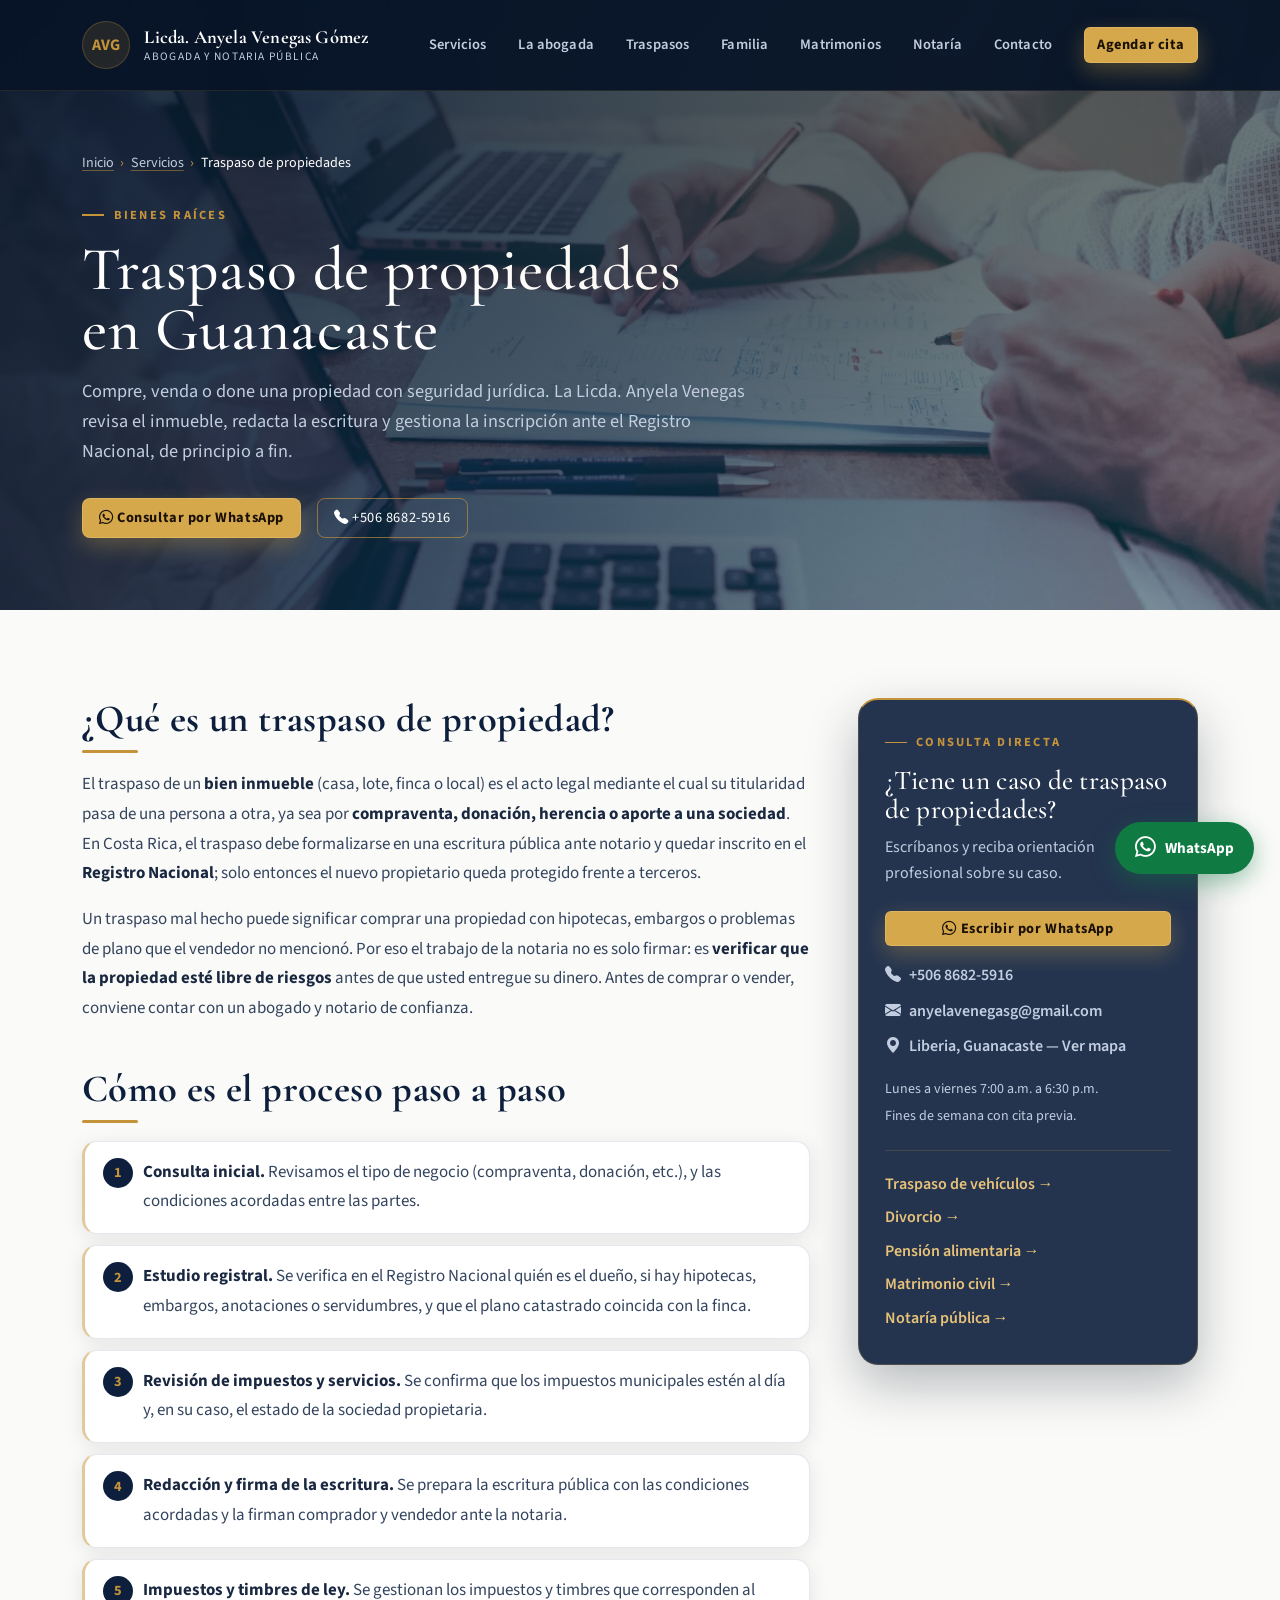
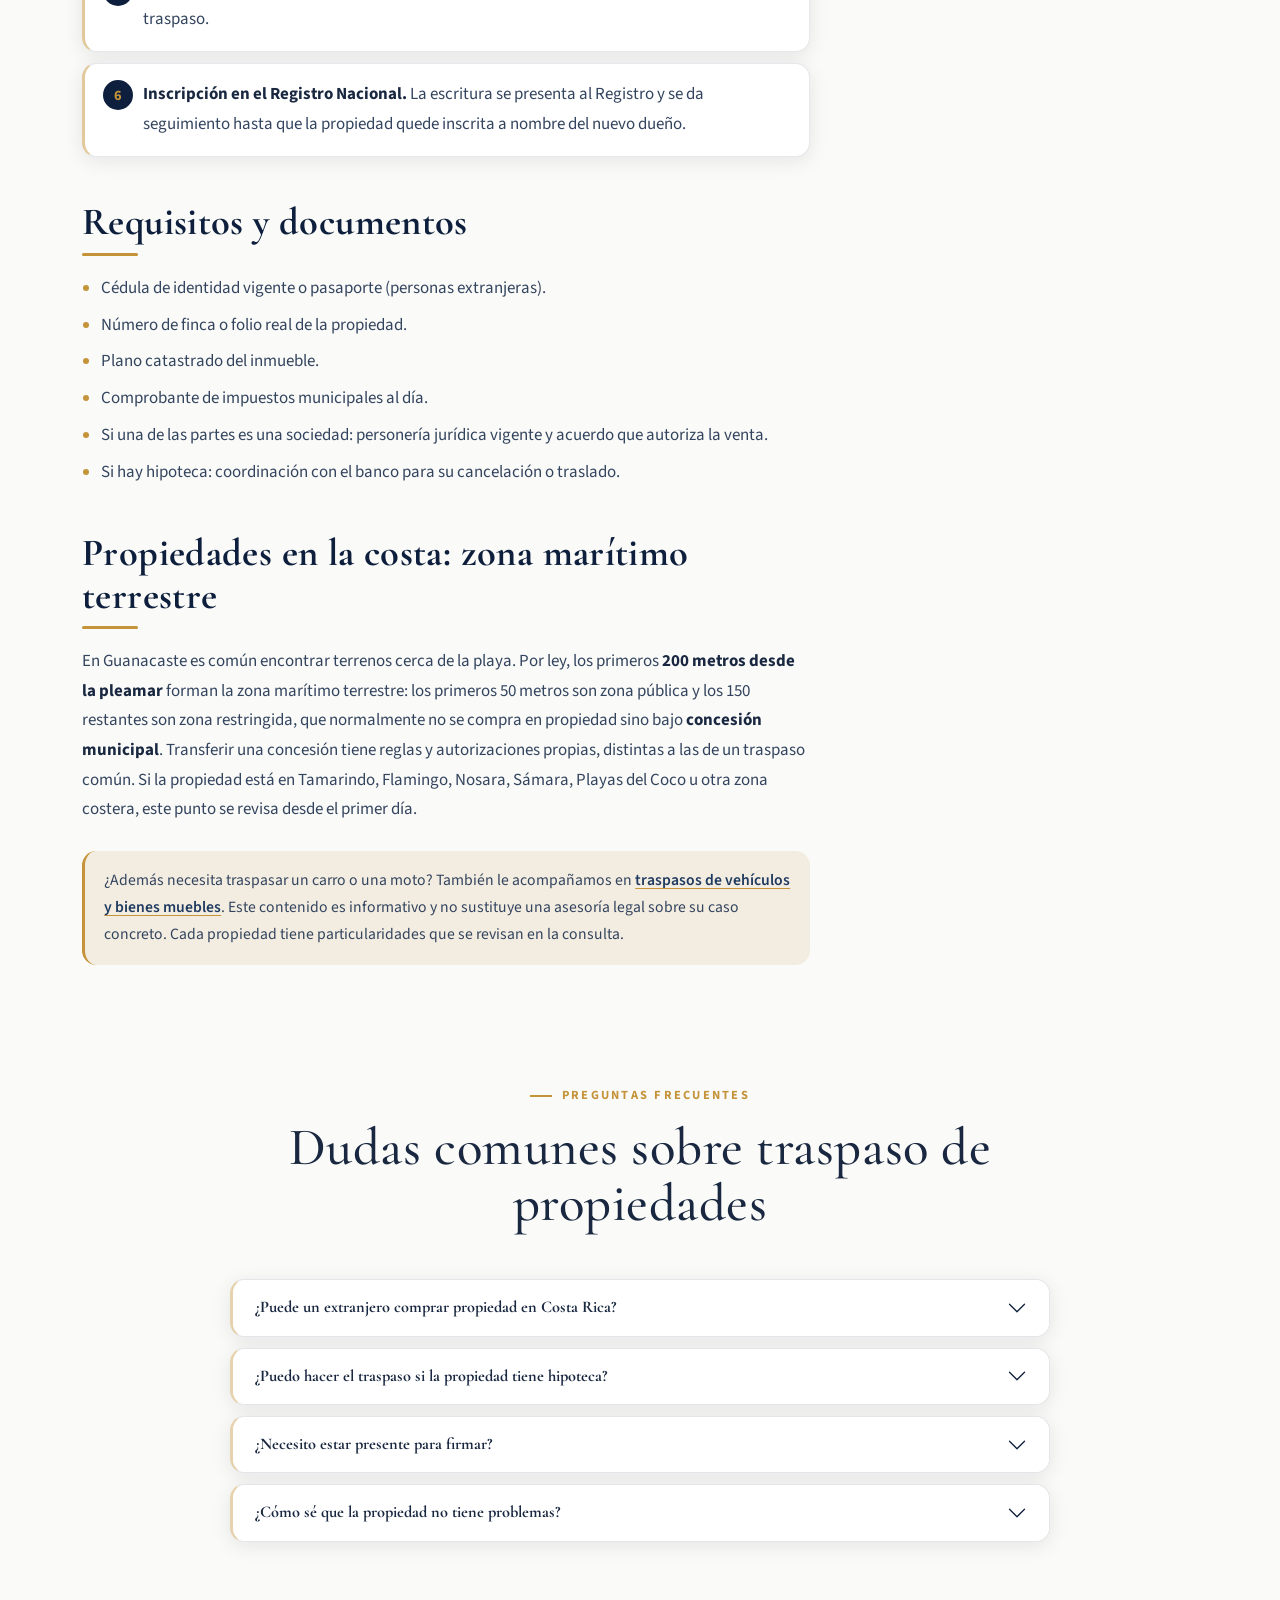
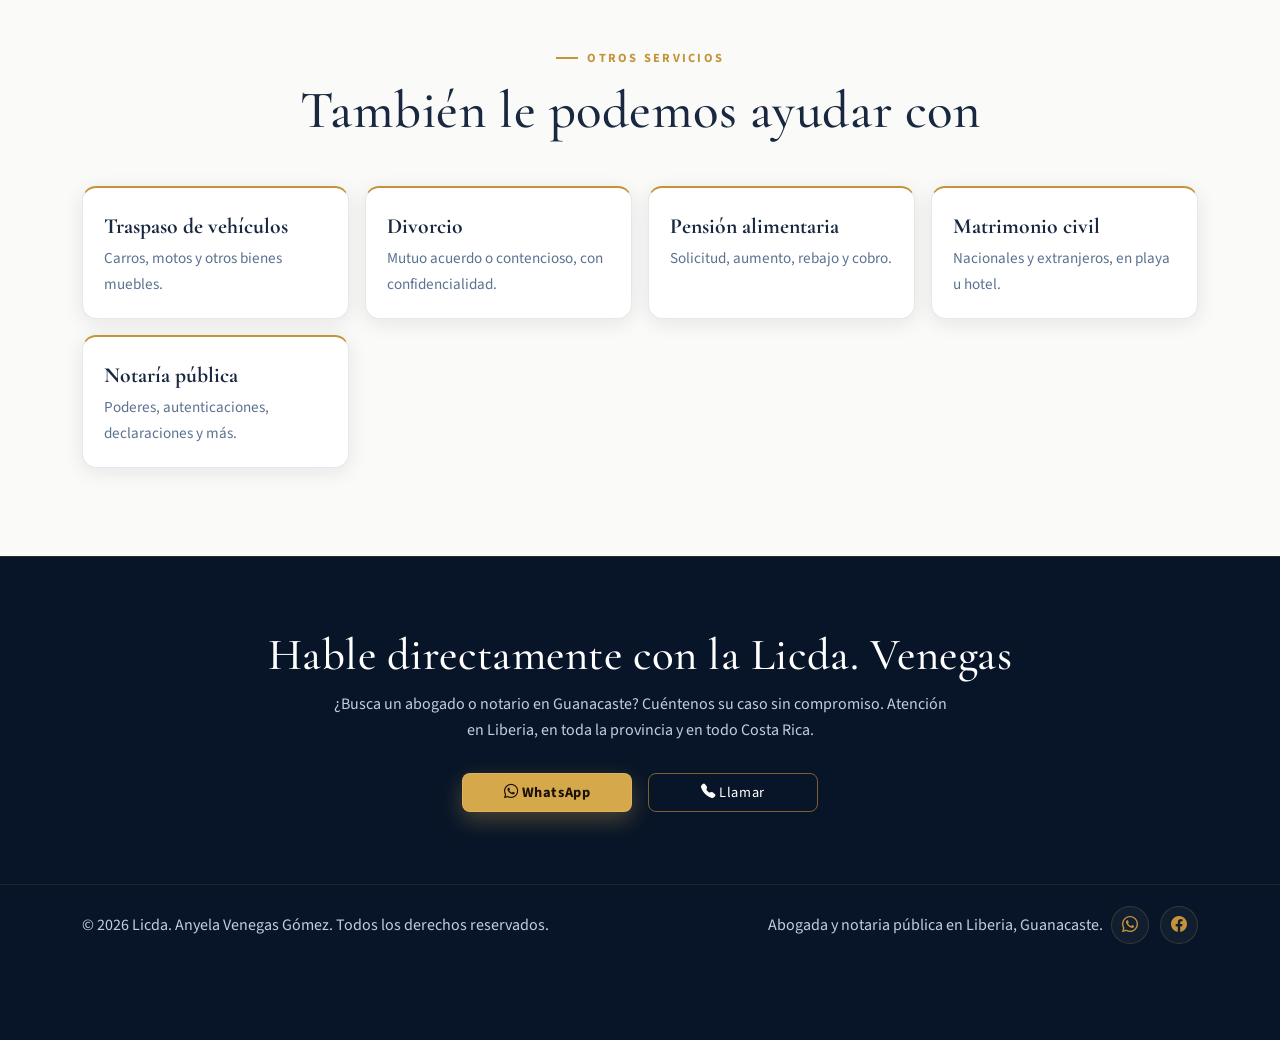
<file: traspaso-de-propiedades-guanacaste/index.html>
<!DOCTYPE html>
<html lang="es-CR">
<head>
	<meta charset="UTF-8">
	<meta name="viewport" content="width=device-width, initial-scale=1.0">
	<title>Traspaso de Propiedades en Guanacaste | Abogada y Notaria en Liberia</title>
	<meta name="description" content="Abogado y notario para traspaso de propiedades en Guanacaste: la Licda. Anyela Venegas realiza el estudio registral, la escritura y la inscripción en el Registro Nacional.">
	<meta name="robots" content="index, follow, max-image-preview:large">
	<meta name="geo.region" content="CR-G">
	<meta name="geo.placename" content="Liberia, Guanacaste, Costa Rica">
	<link rel="canonical" href="https://anyelavenegas.com/traspaso-de-propiedades-guanacaste/">
	<meta property="og:title" content="Traspaso de Propiedades en Guanacaste | Abogada y Notaria en Liberia">
	<meta property="og:description" content="Abogado y notario para traspaso de propiedades en Guanacaste: la Licda. Anyela Venegas realiza el estudio registral, la escritura y la inscripción en el Registro Nacional.">
	<meta property="og:type" content="website">
	<meta property="og:url" content="https://anyelavenegas.com/traspaso-de-propiedades-guanacaste/">
	<meta property="og:locale" content="es_CR">
	<meta property="og:image" content="https://anyelavenegas.com/images/og-image.jpg">
	<meta property="og:image:type" content="image/jpeg">
	<meta property="og:image:width" content="1200">
	<meta property="og:image:height" content="630">
	<meta name="twitter:card" content="summary_large_image">
	<meta name="twitter:title" content="Traspaso de Propiedades en Guanacaste | Abogada y Notaria en Liberia">
	<meta name="twitter:description" content="Abogado y notario para traspaso de propiedades en Guanacaste: la Licda. Anyela Venegas realiza el estudio registral, la escritura y la inscripción en el Registro Nacional.">
	<meta name="twitter:image" content="https://anyelavenegas.com/images/og-image.jpg">
	<meta name="theme-color" content="#0D1F3C">
	<link rel="icon" href="/favicon.ico" sizes="48x48">
	<link rel="icon" type="image/png" sizes="96x96" href="/images/favicon-96.png">
	<link rel="icon" type="image/svg+xml" href="/images/favicon.svg">
	<link rel="apple-touch-icon" href="/images/apple-touch-icon.png">
	<link rel="preload" as="image" href="/images/site/hero-800.webp" type="image/webp" media="(max-width: 767.98px)" fetchpriority="high">
	<link rel="preload" as="image" href="/images/site/hero-1200.webp" type="image/webp" media="(min-width: 768px) and (max-width: 1199.98px)" fetchpriority="high">
	<link rel="preload" as="image" href="/images/site/hero.webp" type="image/webp" media="(min-width: 1200px)" fetchpriority="high">
	<link rel="preload" as="font" href="/fonts/cormorant-garamond-latin.woff2" type="font/woff2" crossorigin>
	<link rel="preload" as="font" href="/fonts/source-sans-3-latin.woff2" type="font/woff2" crossorigin>
	<link rel="stylesheet" href="/css/vendor.css?v=20260928">
	<link rel="stylesheet" href="/css/styles.css?v=20260928">
	<script type="application/ld+json">
{
  "@context": "https://schema.org",
  "@type": "Service",
  "name": "Traspaso de propiedades",
  "serviceType": "Traspaso de propiedades",
  "description": "Abogado y notario para traspaso de propiedades en Guanacaste: la Licda. Anyela Venegas realiza el estudio registral, la escritura y la inscripción en el Registro Nacional.",
  "url": "https://anyelavenegas.com/traspaso-de-propiedades-guanacaste/",
  "provider": {
    "@type": "LegalService",
    "@id": "https://anyelavenegas.com/#negocio",
    "name": "Licda. Anyela Venegas Gómez - Abogada y Notaria Pública",
    "url": "https://anyelavenegas.com/",
    "telephone": "+50686825916",
    "logo": "https://anyelavenegas.com/images/logo.png",
    "image": "https://anyelavenegas.com/images/og-image.jpg",
    "address": {
      "@type": "PostalAddress",
      "addressLocality": "Liberia",
      "addressRegion": "Guanacaste",
      "postalCode": "50101",
      "addressCountry": "CR"
    }
  },
  "areaServed": [
    {
      "@type": "AdministrativeArea",
      "name": "Guanacaste"
    },
    {
      "@type": "Country",
      "name": "Costa Rica"
    }
  ]
}
	</script>
	<script type="application/ld+json">
{
  "@context": "https://schema.org",
  "@type": "BreadcrumbList",
  "itemListElement": [
    {
      "@type": "ListItem",
      "position": 1,
      "name": "Inicio",
      "item": "https://anyelavenegas.com/"
    },
    {
      "@type": "ListItem",
      "position": 2,
      "name": "Servicios",
      "item": "https://anyelavenegas.com/#servicios"
    },
    {
      "@type": "ListItem",
      "position": 3,
      "name": "Traspaso de propiedades",
      "item": "https://anyelavenegas.com/traspaso-de-propiedades-guanacaste/"
    }
  ]
}
	</script>
	<script type="application/ld+json">
{
  "@context": "https://schema.org",
  "@type": "FAQPage",
  "mainEntity": [
    {
      "@type": "Question",
      "name": "¿Puede un extranjero comprar propiedad en Costa Rica?",
      "acceptedAnswer": {
        "@type": "Answer",
        "text": "Sí. Las personas extranjeras pueden ser propietarias de inmuebles en Costa Rica con los mismos derechos que un costarricense. La excepción son las concesiones en zona marítimo terrestre, que tienen restricciones especiales."
      }
    },
    {
      "@type": "Question",
      "name": "¿Puedo hacer el traspaso si la propiedad tiene hipoteca?",
      "acceptedAnswer": {
        "@type": "Answer",
        "text": "Sí, pero debe coordinarse con el banco: la hipoteca se cancela al momento de la venta o, si el banco lo permite, se traslada al comprador. La notaria gestiona ese proceso para que el comprador reciba la propiedad libre de gravámenes."
      }
    },
    {
      "@type": "Question",
      "name": "¿Necesito estar presente para firmar?",
      "acceptedAnswer": {
        "@type": "Answer",
        "text": "No necesariamente. Si usted no puede asistir, puede otorgar un poder especial para que otra persona firme en su nombre. Si el poder se otorga en el extranjero, debe venir apostillado."
      }
    },
    {
      "@type": "Question",
      "name": "¿Cómo sé que la propiedad no tiene problemas?",
      "acceptedAnswer": {
        "@type": "Answer",
        "text": "Con el estudio registral y la revisión del plano catastrado. Ese estudio se hace antes de firmar y le indica si existen hipotecas, embargos, anotaciones u otros riesgos."
      }
    }
  ]
}
	</script>
</head>
<body>
	<nav class="navbar navbar-expand-xl fixed-top site-navbar" id="mainNav">
		<div class="container">
			<a class="navbar-brand" href="/">
				<span class="brand-mark">AVG</span>
				<span class="brand-copy">
					<strong>Licda. Anyela Venegas Gómez</strong>
					<small>Abogada y Notaria Pública</small>
				</span>
			</a>
			<button class="navbar-toggler" type="button" data-bs-toggle="collapse" data-bs-target="#navbarMenu" aria-controls="navbarMenu" aria-expanded="false" aria-label="Mostrar navegación">
				<span class="navbar-toggler-icon"></span>
			</button>
			<div class="collapse navbar-collapse" id="navbarMenu">
				<ul class="navbar-nav ms-auto align-items-xl-center gap-xl-3">
					<li class="nav-item"><a class="nav-link" href="/#servicios">Servicios</a></li>
					<li class="nav-item"><a class="nav-link" href="/#sobre">La abogada</a></li>
					<li class="nav-item"><a class="nav-link" href="/#traspasos">Traspasos</a></li>
					<li class="nav-item"><a class="nav-link" href="/divorcio-guanacaste/">Familia</a></li>
					<li class="nav-item"><a class="nav-link" href="/matrimonio-civil-costa-rica/">Matrimonios</a></li>
					<li class="nav-item"><a class="nav-link" href="/notaria-liberia/">Notaría</a></li>
					<li class="nav-item"><a class="nav-link" href="#contacto">Contacto</a></li>
					<li class="nav-item ms-xl-2"><a class="btn btn-cta" href="https://wa.me/50686825916?text=Hola%2C%20deseo%20agendar%20una%20cita%20para%20un%20traspaso%20de%20propiedad." target="_blank" rel="noopener noreferrer">Agendar cita</a></li>
				</ul>
			</div>
		</div>
	</nav>

	<header class="hero-section page-hero">
		<div class="container">
			<nav class="breadcrumb-nav" aria-label="Ruta de navegación">
				<ol>
					<li><a href="/">Inicio</a></li>
					<li><a href="/#servicios">Servicios</a></li>
					<li aria-current="page">Traspaso de propiedades</li>
				</ol>
			</nav>
			<span class="section-tag">Bienes raíces</span>
			<h1>Traspaso de propiedades en Guanacaste</h1>
			<p class="lead-copy">Compre, venda o done una propiedad con seguridad jurídica. La Licda. Anyela Venegas revisa el inmueble, redacta la escritura y gestiona la inscripción ante el Registro Nacional, de principio a fin.</p>
			<div class="d-flex flex-wrap gap-3">
				<a class="btn btn-cta btn-lg" href="https://wa.me/50686825916?text=Hola%2C%20deseo%20informaci%C3%B3n%20sobre%20un%20traspaso%20de%20propiedad." target="_blank" rel="noopener noreferrer"><i class="bi bi-whatsapp"></i> Consultar por WhatsApp</a>
				<a class="btn btn-outline-gold btn-lg" href="tel:+50686825916"><i class="bi bi-telephone-fill"></i> +506 8682-5916</a>
			</div>
		</div>
	</header>

	<main>
		<section class="section-block">
			<div class="container">
				<div class="row g-5">
					<article class="col-lg-8 prose">
<h2>¿Qué es un traspaso de propiedad?</h2>
<p>El traspaso de un <strong>bien inmueble</strong> (casa, lote, finca o local) es el acto legal mediante el cual su titularidad pasa de una persona a otra, ya sea por <strong>compraventa, donación, herencia o aporte a una sociedad</strong>. En Costa Rica, el traspaso debe formalizarse en una escritura pública ante notario y quedar inscrito en el <strong>Registro Nacional</strong>; solo entonces el nuevo propietario queda protegido frente a terceros.</p>
<p>Un traspaso mal hecho puede significar comprar una propiedad con hipotecas, embargos o problemas de plano que el vendedor no mencionó. Por eso el trabajo de la notaria no es solo firmar: es <strong>verificar que la propiedad esté libre de riesgos</strong> antes de que usted entregue su dinero. Antes de comprar o vender, conviene contar con un abogado y notario de confianza.</p>

<h2>Cómo es el proceso paso a paso</h2>
<ol class="prose-steps">
<li><strong>Consulta inicial.</strong> Revisamos el tipo de negocio (compraventa, donación, etc.), y las condiciones acordadas entre las partes.</li>
<li><strong>Estudio registral.</strong> Se verifica en el Registro Nacional quién es el dueño, si hay hipotecas, embargos, anotaciones o servidumbres, y que el plano catastrado coincida con la finca.</li>
<li><strong>Revisión de impuestos y servicios.</strong> Se confirma que los impuestos municipales estén al día y, en su caso, el estado de la sociedad propietaria.</li>
<li><strong>Redacción y firma de la escritura.</strong> Se prepara la escritura pública con las condiciones acordadas y la firman comprador y vendedor ante la notaria.</li>
<li><strong>Impuestos y timbres de ley.</strong> Se gestionan los impuestos y timbres que corresponden al traspaso.</li>
<li><strong>Inscripción en el Registro Nacional.</strong> La escritura se presenta al Registro y se da seguimiento hasta que la propiedad quede inscrita a nombre del nuevo dueño.</li>
</ol>

<h2>Requisitos y documentos</h2>
<ul>
<li>Cédula de identidad vigente o pasaporte (personas extranjeras).</li>
<li>Número de finca o folio real de la propiedad.</li>
<li>Plano catastrado del inmueble.</li>
<li>Comprobante de impuestos municipales al día.</li>
<li>Si una de las partes es una sociedad: personería jurídica vigente y acuerdo que autoriza la venta.</li>
<li>Si hay hipoteca: coordinación con el banco para su cancelación o traslado.</li>
</ul>

<h2>Propiedades en la costa: zona marítimo terrestre</h2>
<p>En Guanacaste es común encontrar terrenos cerca de la playa. Por ley, los primeros <strong>200 metros desde la pleamar</strong> forman la zona marítimo terrestre: los primeros 50 metros son zona pública y los 150 restantes son zona restringida, que normalmente no se compra en propiedad sino bajo <strong>concesión municipal</strong>. Transferir una concesión tiene reglas y autorizaciones propias, distintas a las de un traspaso común. Si la propiedad está en Tamarindo, Flamingo, Nosara, Sámara, Playas del Coco u otra zona costera, este punto se revisa desde el primer día.</p>


<p class="prose-note">¿Además necesita traspasar un carro o una moto? También le acompañamos en <a href="/traspaso-de-vehiculos-guanacaste/">traspasos de vehículos y bienes muebles</a>. Este contenido es informativo y no sustituye una asesoría legal sobre su caso concreto. Cada propiedad tiene particularidades que se revisan en la consulta.</p>
					</article>
					<div class="col-lg-4">
						<aside class="info-card page-aside" id="contacto">
							<span class="section-tag">Consulta directa</span>
							<h2>¿Tiene un caso de traspaso de propiedades?</h2>
							<p>Escríbanos y reciba orientación profesional sobre su caso.</p>
							<a class="btn btn-cta w-100 mt-2" href="https://wa.me/50686825916?text=Hola%2C%20deseo%20informaci%C3%B3n%20sobre%20un%20traspaso%20de%20propiedad." target="_blank" rel="noopener noreferrer"><i class="bi bi-whatsapp"></i> Escribir por WhatsApp</a>
							<address class="contact-links">
								<a href="tel:+50686825916"><i class="bi bi-telephone-fill"></i> +506 8682-5916</a>
								<a href="mailto:anyelavenegasg@gmail.com"><i class="bi bi-envelope-fill"></i> anyelavenegasg@gmail.com</a>
								<a href="https://maps.app.goo.gl/QScPcisD3fKSQhXV8" target="_blank" rel="noopener noreferrer"><i class="bi bi-geo-alt-fill"></i> Liberia, Guanacaste — Ver mapa</a>
							</address>
							<p class="mb-0 mt-3"><small>Lunes a viernes 7:00 a.m. a 6:30 p.m.<br>Fines de semana con cita previa.</small></p>
							<ul class="aside-links">
							<li><a href="/traspaso-de-vehiculos-guanacaste/">Traspaso de vehículos</a></li>
							<li><a href="/divorcio-guanacaste/">Divorcio</a></li>
							<li><a href="/pension-alimentaria-guanacaste/">Pensión alimentaria</a></li>
							<li><a href="/matrimonio-civil-costa-rica/">Matrimonio civil</a></li>
							<li><a href="/notaria-liberia/">Notaría pública</a></li>
							</ul>
						</aside>
					</div>
				</div>
			</div>
		</section>

		<section class="section-block pt-0">
			<div class="container">
				<div class="section-head text-center mx-auto">
					<span class="section-tag">Preguntas frecuentes</span>
					<h2>Dudas comunes sobre traspaso de propiedades</h2>
				</div>
				<div class="accordion faq-accordion" id="faqAccordion">
					<div class="accordion-item faq-item">
						<h3 class="accordion-header">
							<button class="accordion-button faq-btn collapsed" type="button" data-bs-toggle="collapse" data-bs-target="#faq1" aria-expanded="false" aria-controls="faq1">¿Puede un extranjero comprar propiedad en Costa Rica?</button>
						</h3>
						<div id="faq1" class="accordion-collapse collapse" data-bs-parent="#faqAccordion">
							<div class="accordion-body faq-body">Sí. Las personas extranjeras pueden ser propietarias de inmuebles en Costa Rica con los mismos derechos que un costarricense. La excepción son las concesiones en zona marítimo terrestre, que tienen restricciones especiales.</div>
						</div>
					</div>
					<div class="accordion-item faq-item">
						<h3 class="accordion-header">
							<button class="accordion-button faq-btn collapsed" type="button" data-bs-toggle="collapse" data-bs-target="#faq2" aria-expanded="false" aria-controls="faq2">¿Puedo hacer el traspaso si la propiedad tiene hipoteca?</button>
						</h3>
						<div id="faq2" class="accordion-collapse collapse" data-bs-parent="#faqAccordion">
							<div class="accordion-body faq-body">Sí, pero debe coordinarse con el banco: la hipoteca se cancela al momento de la venta o, si el banco lo permite, se traslada al comprador. La notaria gestiona ese proceso para que el comprador reciba la propiedad libre de gravámenes.</div>
						</div>
					</div>
					<div class="accordion-item faq-item">
						<h3 class="accordion-header">
							<button class="accordion-button faq-btn collapsed" type="button" data-bs-toggle="collapse" data-bs-target="#faq3" aria-expanded="false" aria-controls="faq3">¿Necesito estar presente para firmar?</button>
						</h3>
						<div id="faq3" class="accordion-collapse collapse" data-bs-parent="#faqAccordion">
							<div class="accordion-body faq-body">No necesariamente. Si usted no puede asistir, puede otorgar un poder especial para que otra persona firme en su nombre. Si el poder se otorga en el extranjero, debe venir apostillado.</div>
						</div>
					</div>
					<div class="accordion-item faq-item">
						<h3 class="accordion-header">
							<button class="accordion-button faq-btn collapsed" type="button" data-bs-toggle="collapse" data-bs-target="#faq4" aria-expanded="false" aria-controls="faq4">¿Cómo sé que la propiedad no tiene problemas?</button>
						</h3>
						<div id="faq4" class="accordion-collapse collapse" data-bs-parent="#faqAccordion">
							<div class="accordion-body faq-body">Con el estudio registral y la revisión del plano catastrado. Ese estudio se hace antes de firmar y le indica si existen hipotecas, embargos, anotaciones u otros riesgos.</div>
						</div>
					</div>
				</div>
			</div>
		</section>

		<section class="section-block pt-0">
			<div class="container">
				<div class="section-head text-center mx-auto">
					<span class="section-tag">Otros servicios</span>
					<h2>También le podemos ayudar con</h2>
				</div>
				<div class="related-grid">
					<a class="related-card" href="/traspaso-de-vehiculos-guanacaste/"><strong>Traspaso de vehículos</strong><span>Carros, motos y otros bienes muebles.</span></a>
					<a class="related-card" href="/divorcio-guanacaste/"><strong>Divorcio</strong><span>Mutuo acuerdo o contencioso, con confidencialidad.</span></a>
					<a class="related-card" href="/pension-alimentaria-guanacaste/"><strong>Pensión alimentaria</strong><span>Solicitud, aumento, rebajo y cobro.</span></a>
					<a class="related-card" href="/matrimonio-civil-costa-rica/"><strong>Matrimonio civil</strong><span>Nacionales y extranjeros, en playa u hotel.</span></a>
					<a class="related-card" href="/notaria-liberia/"><strong>Notaría pública</strong><span>Poderes, autenticaciones, declaraciones y más.</span></a>
				</div>
			</div>
		</section>

		<section class="cta-band">
			<div class="container">
				<h2>Hable directamente con la Licda. Venegas</h2>
				<p>¿Busca un abogado o notario en Guanacaste? Cuéntenos su caso sin compromiso. Atención en Liberia, en toda la provincia y en todo Costa Rica.</p>
				<div class="d-flex flex-wrap justify-content-center gap-3">
					<a class="btn btn-cta btn-lg" href="https://wa.me/50686825916?text=Hola%2C%20deseo%20informaci%C3%B3n%20sobre%20un%20traspaso%20de%20propiedad." target="_blank" rel="noopener noreferrer"><i class="bi bi-whatsapp"></i> WhatsApp</a>
					<a class="btn btn-outline-gold btn-lg" href="tel:+50686825916"><i class="bi bi-telephone-fill"></i> Llamar</a>
				</div>
			</div>
		</section>
	</main>

	<footer class="site-footer">
		<div class="container d-flex flex-column flex-md-row justify-content-between align-items-md-center gap-2">
			<p class="mb-0">© <span id="currentYear"></span> Licda. Anyela Venegas Gómez. Todos los derechos reservados.</p>
			<div class="footer-meta d-flex flex-column flex-md-row align-items-center gap-2">
				<p class="mb-0">Abogada y notaria pública en Liberia, Guanacaste.</p>
				<div class="footer-social" aria-label="Redes sociales">
					<a href="https://wa.me/50686825916?text=Hola%2C%20deseo%20realizar%20una%20consulta." target="_blank" rel="noopener noreferrer" aria-label="WhatsApp"><i class="bi bi-whatsapp"></i></a>
					<a href="https://www.facebook.com/profile.php?id=61581840694167" target="_blank" rel="noopener noreferrer" aria-label="Facebook"><i class="bi bi-facebook"></i></a>
				</div>
			</div>
		</div>
	</footer>

	<a class="whatsapp-fab" href="https://wa.me/50686825916?text=Hola%2C%20deseo%20informaci%C3%B3n%20sobre%20un%20traspaso%20de%20propiedad." target="_blank" rel="noopener noreferrer" aria-label="Contactar por WhatsApp">
		<i class="bi bi-whatsapp"></i>
		<span class="whatsapp-fab-label">WhatsApp</span>
	</a>
	<nav class="mobile-cta-bar" aria-label="Contacto rápido">
		<a class="mobile-cta-call" href="tel:+50686825916"><i class="bi bi-telephone-fill"></i><span>Llamar</span></a>
		<a class="mobile-cta-wa" href="https://wa.me/50686825916?text=Hola%2C%20deseo%20informaci%C3%B3n%20sobre%20un%20traspaso%20de%20propiedad." target="_blank" rel="noopener noreferrer"><i class="bi bi-whatsapp"></i><span>WhatsApp</span></a>
	</nav>
	<button class="back-to-top" id="backToTop" aria-label="Volver arriba" type="button">
		<i class="bi bi-arrow-up"></i>
	</button>

	<script src="/js/vendor/bootstrap.bundle.min.js" defer></script>
	<script src="/js/main.js?v=20260928" defer></script>
</body>
</html>
</file>
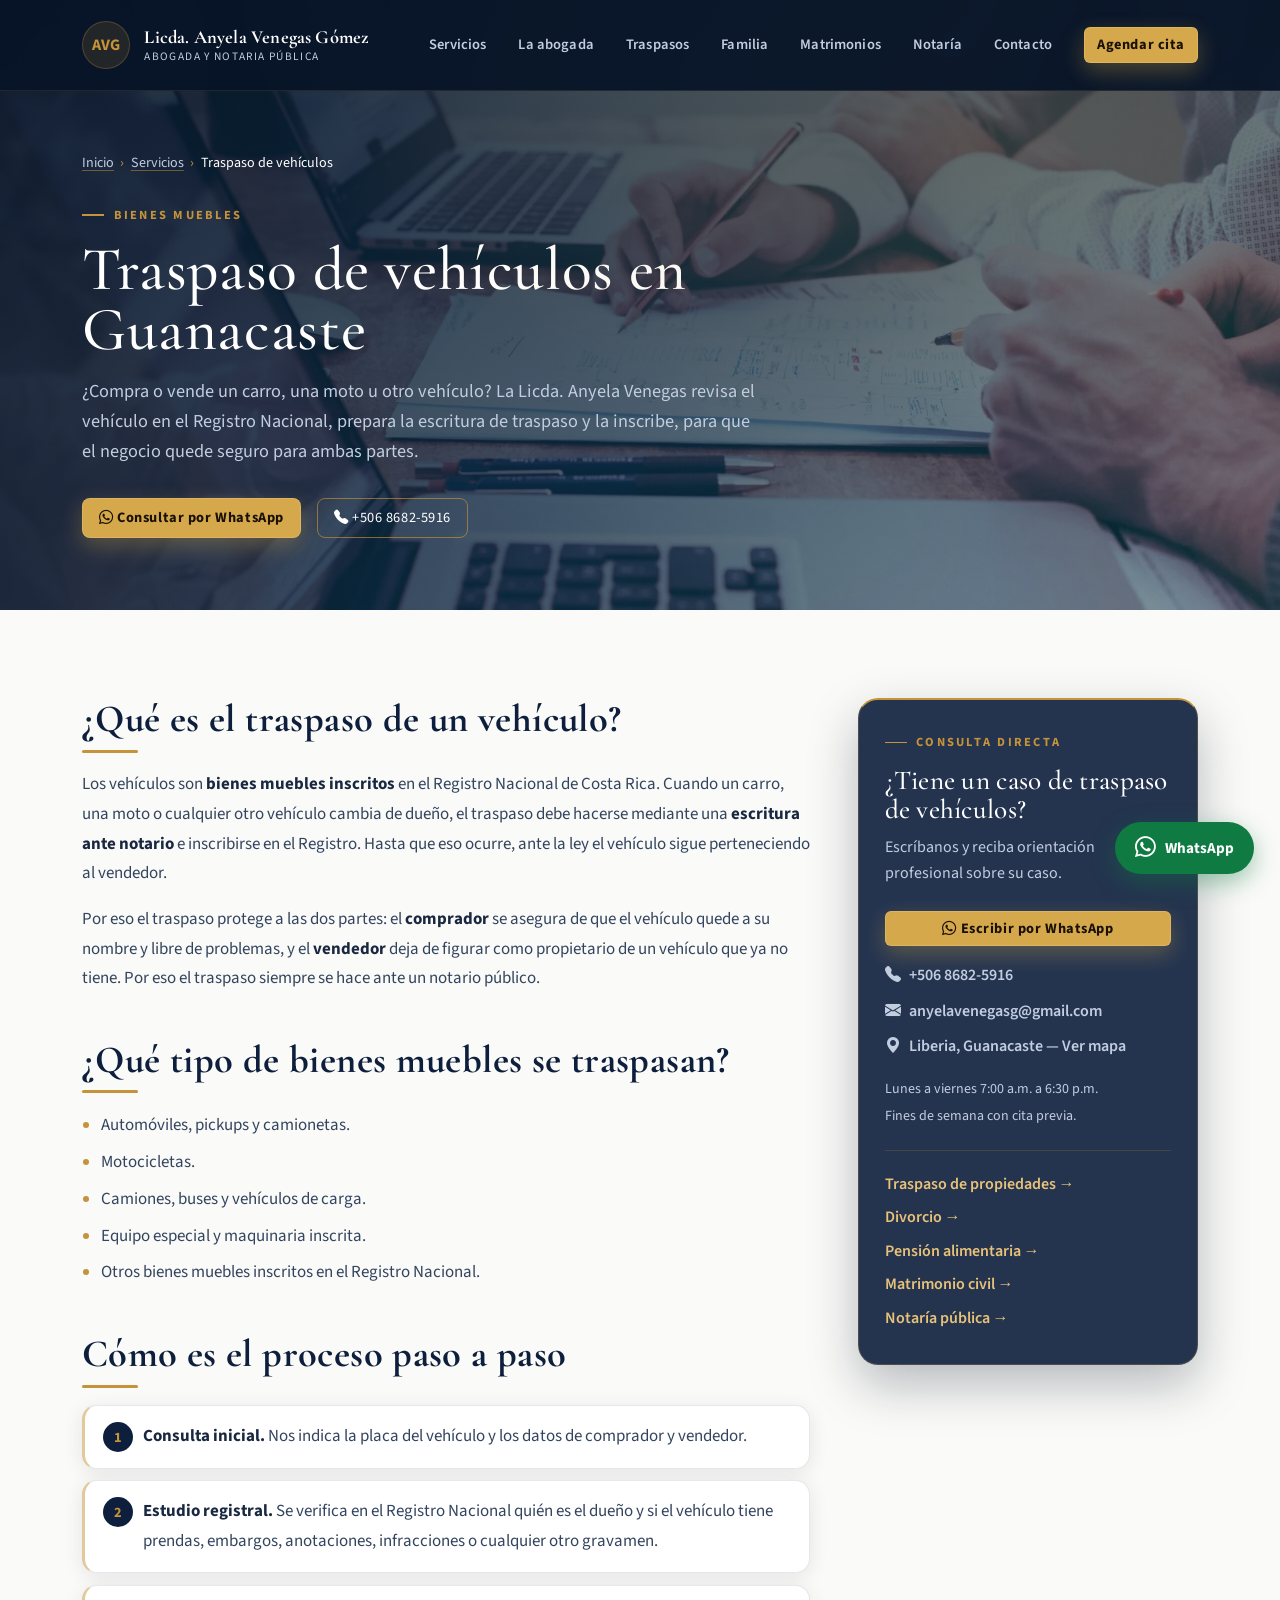
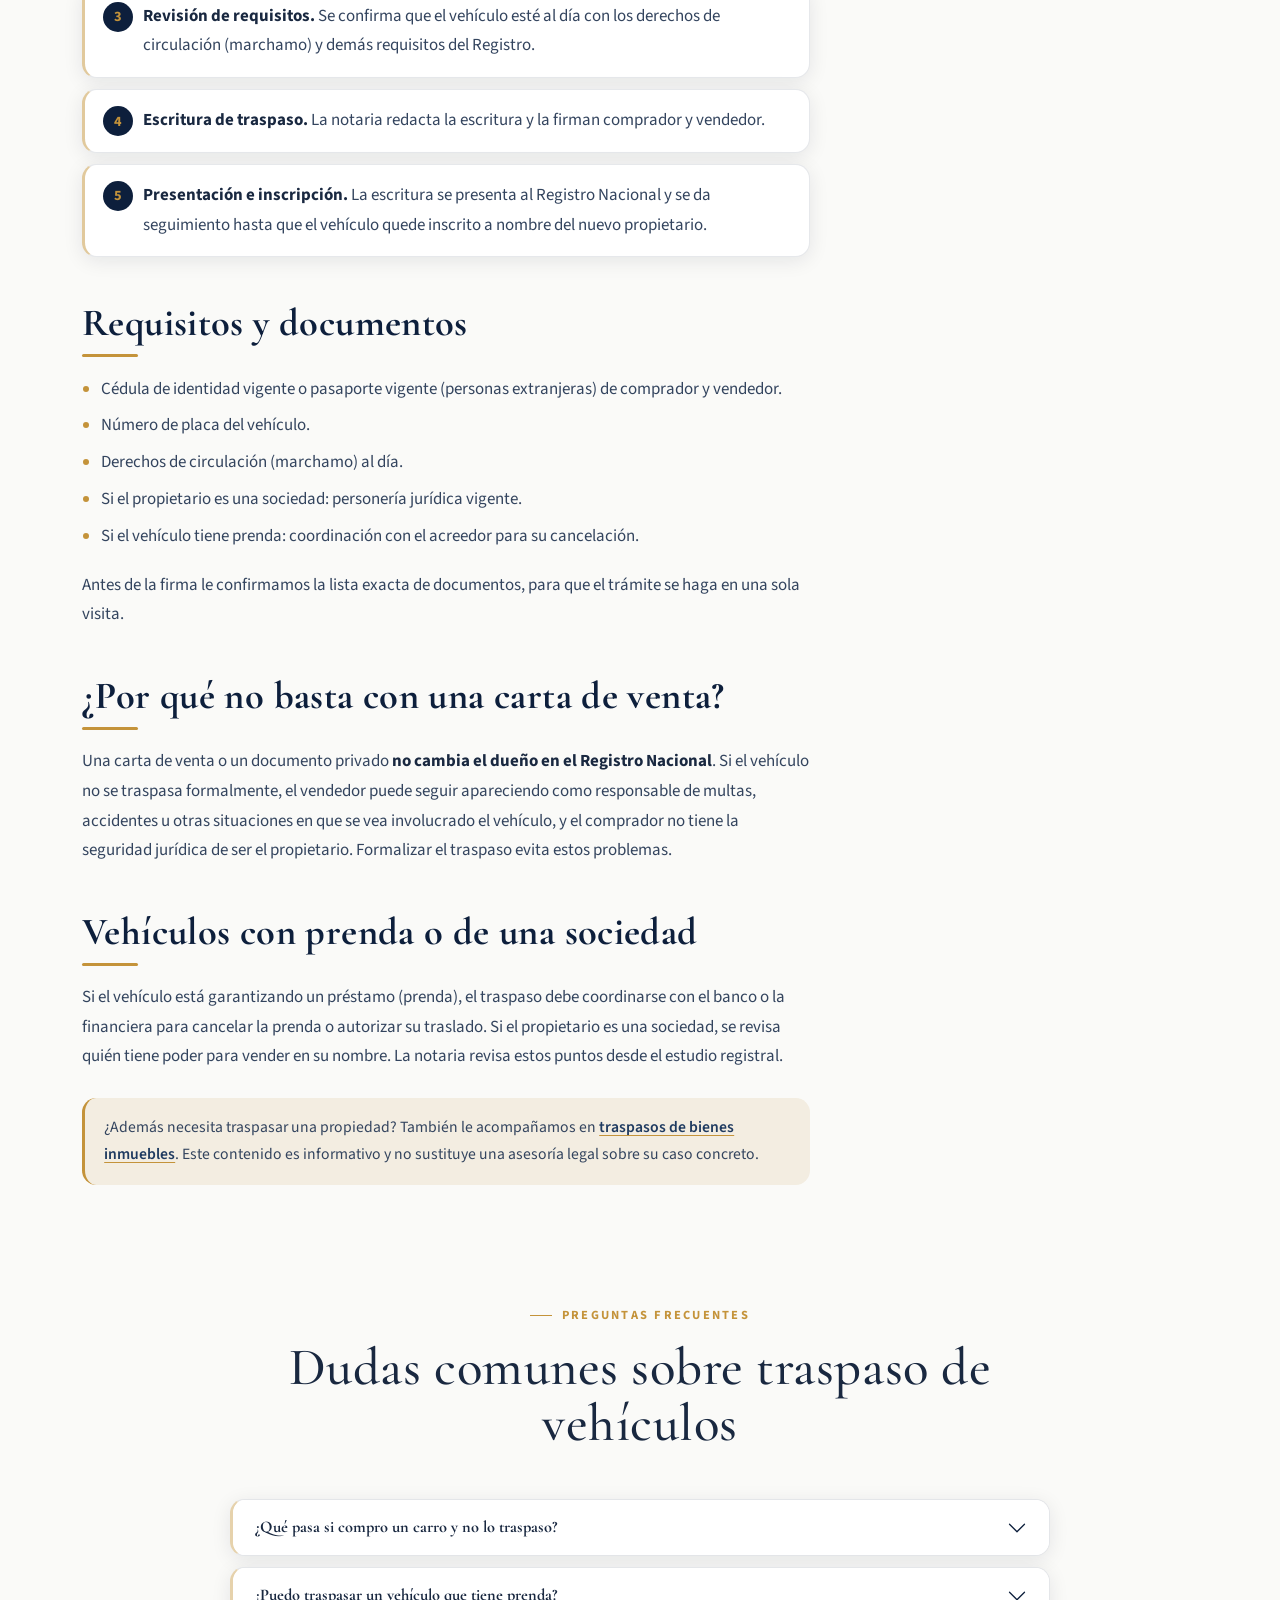
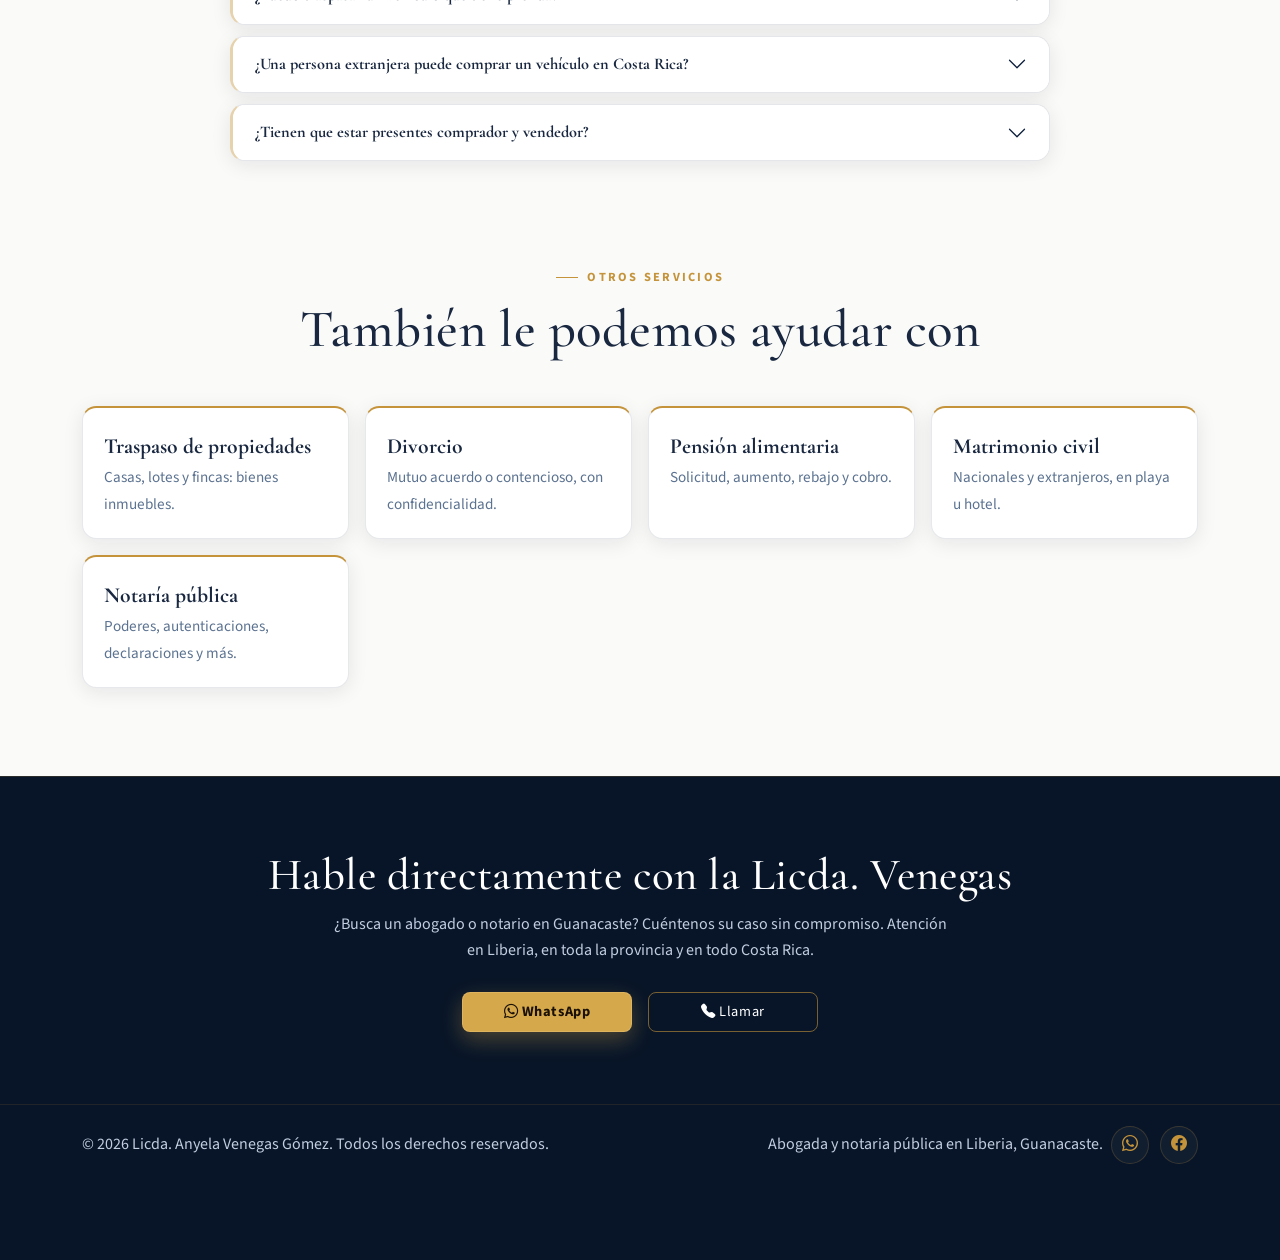
<file: traspaso-de-vehiculos-guanacaste/index.html>
<!DOCTYPE html>
<html lang="es-CR">
<head>
	<meta charset="UTF-8">
	<meta name="viewport" content="width=device-width, initial-scale=1.0">
	<title>Traspaso de Vehículos en Guanacaste | Notaria en Liberia</title>
	<meta name="description" content="Notario para traspaso de vehículos en Guanacaste: la Licda. Anyela Venegas hace el estudio registral, la escritura de traspaso y la inscripción de carros y motos en el Registro Nacional.">
	<meta name="robots" content="index, follow, max-image-preview:large">
	<meta name="geo.region" content="CR-G">
	<meta name="geo.placename" content="Liberia, Guanacaste, Costa Rica">
	<link rel="canonical" href="https://anyelavenegas.com/traspaso-de-vehiculos-guanacaste/">
	<meta property="og:title" content="Traspaso de Vehículos en Guanacaste | Notaria en Liberia">
	<meta property="og:description" content="Notario para traspaso de vehículos en Guanacaste: la Licda. Anyela Venegas hace el estudio registral, la escritura de traspaso y la inscripción de carros y motos en el Registro Nacional.">
	<meta property="og:type" content="website">
	<meta property="og:url" content="https://anyelavenegas.com/traspaso-de-vehiculos-guanacaste/">
	<meta property="og:locale" content="es_CR">
	<meta property="og:image" content="https://anyelavenegas.com/images/og-image.jpg">
	<meta property="og:image:type" content="image/jpeg">
	<meta property="og:image:width" content="1200">
	<meta property="og:image:height" content="630">
	<meta name="twitter:card" content="summary_large_image">
	<meta name="twitter:title" content="Traspaso de Vehículos en Guanacaste | Notaria en Liberia">
	<meta name="twitter:description" content="Notario para traspaso de vehículos en Guanacaste: la Licda. Anyela Venegas hace el estudio registral, la escritura de traspaso y la inscripción de carros y motos en el Registro Nacional.">
	<meta name="twitter:image" content="https://anyelavenegas.com/images/og-image.jpg">
	<meta name="theme-color" content="#0D1F3C">
	<link rel="icon" href="/favicon.ico" sizes="48x48">
	<link rel="icon" type="image/png" sizes="96x96" href="/images/favicon-96.png">
	<link rel="icon" type="image/svg+xml" href="/images/favicon.svg">
	<link rel="apple-touch-icon" href="/images/apple-touch-icon.png">
	<link rel="preload" as="image" href="/images/site/hero-800.webp" type="image/webp" media="(max-width: 767.98px)" fetchpriority="high">
	<link rel="preload" as="image" href="/images/site/hero-1200.webp" type="image/webp" media="(min-width: 768px) and (max-width: 1199.98px)" fetchpriority="high">
	<link rel="preload" as="image" href="/images/site/hero.webp" type="image/webp" media="(min-width: 1200px)" fetchpriority="high">
	<link rel="preload" as="font" href="/fonts/cormorant-garamond-latin.woff2" type="font/woff2" crossorigin>
	<link rel="preload" as="font" href="/fonts/source-sans-3-latin.woff2" type="font/woff2" crossorigin>
	<link rel="stylesheet" href="/css/vendor.css?v=20260928">
	<link rel="stylesheet" href="/css/styles.css?v=20260928">
	<script type="application/ld+json">
{
  "@context": "https://schema.org",
  "@type": "Service",
  "name": "Traspaso de vehículos",
  "serviceType": "Traspaso de vehículos",
  "description": "Notario para traspaso de vehículos en Guanacaste: la Licda. Anyela Venegas hace el estudio registral, la escritura de traspaso y la inscripción de carros y motos en el Registro Nacional.",
  "url": "https://anyelavenegas.com/traspaso-de-vehiculos-guanacaste/",
  "provider": {
    "@type": "LegalService",
    "@id": "https://anyelavenegas.com/#negocio",
    "name": "Licda. Anyela Venegas Gómez - Abogada y Notaria Pública",
    "url": "https://anyelavenegas.com/",
    "telephone": "+50686825916",
    "logo": "https://anyelavenegas.com/images/logo.png",
    "image": "https://anyelavenegas.com/images/og-image.jpg",
    "address": {
      "@type": "PostalAddress",
      "addressLocality": "Liberia",
      "addressRegion": "Guanacaste",
      "postalCode": "50101",
      "addressCountry": "CR"
    }
  },
  "areaServed": [
    {
      "@type": "AdministrativeArea",
      "name": "Guanacaste"
    },
    {
      "@type": "Country",
      "name": "Costa Rica"
    }
  ]
}
	</script>
	<script type="application/ld+json">
{
  "@context": "https://schema.org",
  "@type": "BreadcrumbList",
  "itemListElement": [
    {
      "@type": "ListItem",
      "position": 1,
      "name": "Inicio",
      "item": "https://anyelavenegas.com/"
    },
    {
      "@type": "ListItem",
      "position": 2,
      "name": "Servicios",
      "item": "https://anyelavenegas.com/#servicios"
    },
    {
      "@type": "ListItem",
      "position": 3,
      "name": "Traspaso de vehículos",
      "item": "https://anyelavenegas.com/traspaso-de-vehiculos-guanacaste/"
    }
  ]
}
	</script>
	<script type="application/ld+json">
{
  "@context": "https://schema.org",
  "@type": "FAQPage",
  "mainEntity": [
    {
      "@type": "Question",
      "name": "¿Qué pasa si compro un carro y no lo traspaso?",
      "acceptedAnswer": {
        "@type": "Answer",
        "text": "Ante el Registro Nacional el vehículo sigue perteneciendo al vendedor. El comprador no queda protegido como propietario y ambas partes quedan expuestas a problemas con multas, accidentes o reclamos de terceros."
      }
    },
    {
      "@type": "Question",
      "name": "¿Puedo traspasar un vehículo que tiene prenda?",
      "acceptedAnswer": {
        "@type": "Answer",
        "text": "Sí, pero debe coordinarse con el acreedor para cancelar la prenda o autorizar su traslado al comprador. La notaria le orienta en ese proceso."
      }
    },
    {
      "@type": "Question",
      "name": "¿Una persona extranjera puede comprar un vehículo en Costa Rica?",
      "acceptedAnswer": {
        "@type": "Answer",
        "text": "Sí. Puede hacerlo presentando su pasaporte vigente. Se revisan los requisitos de cada caso antes de la firma."
      }
    },
    {
      "@type": "Question",
      "name": "¿Tienen que estar presentes comprador y vendedor?",
      "acceptedAnswer": {
        "@type": "Answer",
        "text": "Lo usual es que ambos firmen ante la notaria. Si alguno no puede asistir, puede otorgar un poder especial para que otra persona firme en su nombre."
      }
    }
  ]
}
	</script>
</head>
<body>
	<nav class="navbar navbar-expand-xl fixed-top site-navbar" id="mainNav">
		<div class="container">
			<a class="navbar-brand" href="/">
				<span class="brand-mark">AVG</span>
				<span class="brand-copy">
					<strong>Licda. Anyela Venegas Gómez</strong>
					<small>Abogada y Notaria Pública</small>
				</span>
			</a>
			<button class="navbar-toggler" type="button" data-bs-toggle="collapse" data-bs-target="#navbarMenu" aria-controls="navbarMenu" aria-expanded="false" aria-label="Mostrar navegación">
				<span class="navbar-toggler-icon"></span>
			</button>
			<div class="collapse navbar-collapse" id="navbarMenu">
				<ul class="navbar-nav ms-auto align-items-xl-center gap-xl-3">
					<li class="nav-item"><a class="nav-link" href="/#servicios">Servicios</a></li>
					<li class="nav-item"><a class="nav-link" href="/#sobre">La abogada</a></li>
					<li class="nav-item"><a class="nav-link" href="/#traspasos">Traspasos</a></li>
					<li class="nav-item"><a class="nav-link" href="/divorcio-guanacaste/">Familia</a></li>
					<li class="nav-item"><a class="nav-link" href="/matrimonio-civil-costa-rica/">Matrimonios</a></li>
					<li class="nav-item"><a class="nav-link" href="/notaria-liberia/">Notaría</a></li>
					<li class="nav-item"><a class="nav-link" href="#contacto">Contacto</a></li>
					<li class="nav-item ms-xl-2"><a class="btn btn-cta" href="https://wa.me/50686825916?text=Hola%2C%20deseo%20agendar%20una%20cita%20para%20un%20traspaso%20de%20veh%C3%ADculo." target="_blank" rel="noopener noreferrer">Agendar cita</a></li>
				</ul>
			</div>
		</div>
	</nav>

	<header class="hero-section page-hero">
		<div class="container">
			<nav class="breadcrumb-nav" aria-label="Ruta de navegación">
				<ol>
					<li><a href="/">Inicio</a></li>
					<li><a href="/#servicios">Servicios</a></li>
					<li aria-current="page">Traspaso de vehículos</li>
				</ol>
			</nav>
			<span class="section-tag">Bienes muebles</span>
			<h1>Traspaso de vehículos en Guanacaste</h1>
			<p class="lead-copy">¿Compra o vende un carro, una moto u otro vehículo? La Licda. Anyela Venegas revisa el vehículo en el Registro Nacional, prepara la escritura de traspaso y la inscribe, para que el negocio quede seguro para ambas partes.</p>
			<div class="d-flex flex-wrap gap-3">
				<a class="btn btn-cta btn-lg" href="https://wa.me/50686825916?text=Hola%2C%20deseo%20informaci%C3%B3n%20sobre%20un%20traspaso%20de%20veh%C3%ADculo." target="_blank" rel="noopener noreferrer"><i class="bi bi-whatsapp"></i> Consultar por WhatsApp</a>
				<a class="btn btn-outline-gold btn-lg" href="tel:+50686825916"><i class="bi bi-telephone-fill"></i> +506 8682-5916</a>
			</div>
		</div>
	</header>

	<main>
		<section class="section-block">
			<div class="container">
				<div class="row g-5">
					<article class="col-lg-8 prose">
<h2>¿Qué es el traspaso de un vehículo?</h2>
<p>Los vehículos son <strong>bienes muebles inscritos</strong> en el Registro Nacional de Costa Rica. Cuando un carro, una moto o cualquier otro vehículo cambia de dueño, el traspaso debe hacerse mediante una <strong>escritura ante notario</strong> e inscribirse en el Registro. Hasta que eso ocurre, ante la ley el vehículo sigue perteneciendo al vendedor.</p>
<p>Por eso el traspaso protege a las dos partes: el <strong>comprador</strong> se asegura de que el vehículo quede a su nombre y libre de problemas, y el <strong>vendedor</strong> deja de figurar como propietario de un vehículo que ya no tiene. Por eso el traspaso siempre se hace ante un notario público.</p>

<h2>¿Qué tipo de bienes muebles se traspasan?</h2>
<ul>
<li>Automóviles, pickups y camionetas.</li>
<li>Motocicletas.</li>
<li>Camiones, buses y vehículos de carga.</li>
<li>Equipo especial y maquinaria inscrita.</li>
<li>Otros bienes muebles inscritos en el Registro Nacional.</li>
</ul>

<h2>Cómo es el proceso paso a paso</h2>
<ol class="prose-steps">
<li><strong>Consulta inicial.</strong> Nos indica la placa del vehículo y los datos de comprador y vendedor.</li>
<li><strong>Estudio registral.</strong> Se verifica en el Registro Nacional quién es el dueño y si el vehículo tiene prendas, embargos, anotaciones, infracciones o cualquier otro gravamen.</li>
<li><strong>Revisión de requisitos.</strong> Se confirma que el vehículo esté al día con los derechos de circulación (marchamo) y demás requisitos del Registro.</li>
<li><strong>Escritura de traspaso.</strong> La notaria redacta la escritura y la firman comprador y vendedor.</li>
<li><strong>Presentación e inscripción.</strong> La escritura se presenta al Registro Nacional y se da seguimiento hasta que el vehículo quede inscrito a nombre del nuevo propietario.</li>
</ol>

<h2>Requisitos y documentos</h2>
<ul>
<li>Cédula de identidad vigente o pasaporte vigente (personas extranjeras) de comprador y vendedor.</li>
<li>Número de placa del vehículo.</li>
<li>Derechos de circulación (marchamo) al día.</li>
<li>Si el propietario es una sociedad: personería jurídica vigente.</li>
<li>Si el vehículo tiene prenda: coordinación con el acreedor para su cancelación.</li>
</ul>
<p>Antes de la firma le confirmamos la lista exacta de documentos, para que el trámite se haga en una sola visita.</p>

<h2>¿Por qué no basta con una carta de venta?</h2>
<p>Una carta de venta o un documento privado <strong>no cambia el dueño en el Registro Nacional</strong>. Si el vehículo no se traspasa formalmente, el vendedor puede seguir apareciendo como responsable de multas, accidentes u otras situaciones en que se vea involucrado el vehículo, y el comprador no tiene la seguridad jurídica de ser el propietario. Formalizar el traspaso evita estos problemas.</p>

<h2>Vehículos con prenda o de una sociedad</h2>
<p>Si el vehículo está garantizando un préstamo (prenda), el traspaso debe coordinarse con el banco o la financiera para cancelar la prenda o autorizar su traslado. Si el propietario es una sociedad, se revisa quién tiene poder para vender en su nombre. La notaria revisa estos puntos desde el estudio registral.</p>
<p class="prose-note">¿Además necesita traspasar una propiedad? También le acompañamos en <a href="/traspaso-de-propiedades-guanacaste/">traspasos de bienes inmuebles</a>. Este contenido es informativo y no sustituye una asesoría legal sobre su caso concreto.</p>
					</article>
					<div class="col-lg-4">
						<aside class="info-card page-aside" id="contacto">
							<span class="section-tag">Consulta directa</span>
							<h2>¿Tiene un caso de traspaso de vehículos?</h2>
							<p>Escríbanos y reciba orientación profesional sobre su caso.</p>
							<a class="btn btn-cta w-100 mt-2" href="https://wa.me/50686825916?text=Hola%2C%20deseo%20informaci%C3%B3n%20sobre%20un%20traspaso%20de%20veh%C3%ADculo." target="_blank" rel="noopener noreferrer"><i class="bi bi-whatsapp"></i> Escribir por WhatsApp</a>
							<address class="contact-links">
								<a href="tel:+50686825916"><i class="bi bi-telephone-fill"></i> +506 8682-5916</a>
								<a href="mailto:anyelavenegasg@gmail.com"><i class="bi bi-envelope-fill"></i> anyelavenegasg@gmail.com</a>
								<a href="https://maps.app.goo.gl/QScPcisD3fKSQhXV8" target="_blank" rel="noopener noreferrer"><i class="bi bi-geo-alt-fill"></i> Liberia, Guanacaste — Ver mapa</a>
							</address>
							<p class="mb-0 mt-3"><small>Lunes a viernes 7:00 a.m. a 6:30 p.m.<br>Fines de semana con cita previa.</small></p>
							<ul class="aside-links">
							<li><a href="/traspaso-de-propiedades-guanacaste/">Traspaso de propiedades</a></li>
							<li><a href="/divorcio-guanacaste/">Divorcio</a></li>
							<li><a href="/pension-alimentaria-guanacaste/">Pensión alimentaria</a></li>
							<li><a href="/matrimonio-civil-costa-rica/">Matrimonio civil</a></li>
							<li><a href="/notaria-liberia/">Notaría pública</a></li>
							</ul>
						</aside>
					</div>
				</div>
			</div>
		</section>

		<section class="section-block pt-0">
			<div class="container">
				<div class="section-head text-center mx-auto">
					<span class="section-tag">Preguntas frecuentes</span>
					<h2>Dudas comunes sobre traspaso de vehículos</h2>
				</div>
				<div class="accordion faq-accordion" id="faqAccordion">
					<div class="accordion-item faq-item">
						<h3 class="accordion-header">
							<button class="accordion-button faq-btn collapsed" type="button" data-bs-toggle="collapse" data-bs-target="#faq1" aria-expanded="false" aria-controls="faq1">¿Qué pasa si compro un carro y no lo traspaso?</button>
						</h3>
						<div id="faq1" class="accordion-collapse collapse" data-bs-parent="#faqAccordion">
							<div class="accordion-body faq-body">Ante el Registro Nacional el vehículo sigue perteneciendo al vendedor. El comprador no queda protegido como propietario y ambas partes quedan expuestas a problemas con multas, accidentes o reclamos de terceros.</div>
						</div>
					</div>
					<div class="accordion-item faq-item">
						<h3 class="accordion-header">
							<button class="accordion-button faq-btn collapsed" type="button" data-bs-toggle="collapse" data-bs-target="#faq2" aria-expanded="false" aria-controls="faq2">¿Puedo traspasar un vehículo que tiene prenda?</button>
						</h3>
						<div id="faq2" class="accordion-collapse collapse" data-bs-parent="#faqAccordion">
							<div class="accordion-body faq-body">Sí, pero debe coordinarse con el acreedor para cancelar la prenda o autorizar su traslado al comprador. La notaria le orienta en ese proceso.</div>
						</div>
					</div>
					<div class="accordion-item faq-item">
						<h3 class="accordion-header">
							<button class="accordion-button faq-btn collapsed" type="button" data-bs-toggle="collapse" data-bs-target="#faq3" aria-expanded="false" aria-controls="faq3">¿Una persona extranjera puede comprar un vehículo en Costa Rica?</button>
						</h3>
						<div id="faq3" class="accordion-collapse collapse" data-bs-parent="#faqAccordion">
							<div class="accordion-body faq-body">Sí. Puede hacerlo presentando su pasaporte vigente. Se revisan los requisitos de cada caso antes de la firma.</div>
						</div>
					</div>
					<div class="accordion-item faq-item">
						<h3 class="accordion-header">
							<button class="accordion-button faq-btn collapsed" type="button" data-bs-toggle="collapse" data-bs-target="#faq4" aria-expanded="false" aria-controls="faq4">¿Tienen que estar presentes comprador y vendedor?</button>
						</h3>
						<div id="faq4" class="accordion-collapse collapse" data-bs-parent="#faqAccordion">
							<div class="accordion-body faq-body">Lo usual es que ambos firmen ante la notaria. Si alguno no puede asistir, puede otorgar un poder especial para que otra persona firme en su nombre.</div>
						</div>
					</div>
				</div>
			</div>
		</section>

		<section class="section-block pt-0">
			<div class="container">
				<div class="section-head text-center mx-auto">
					<span class="section-tag">Otros servicios</span>
					<h2>También le podemos ayudar con</h2>
				</div>
				<div class="related-grid">
					<a class="related-card" href="/traspaso-de-propiedades-guanacaste/"><strong>Traspaso de propiedades</strong><span>Casas, lotes y fincas: bienes inmuebles.</span></a>
					<a class="related-card" href="/divorcio-guanacaste/"><strong>Divorcio</strong><span>Mutuo acuerdo o contencioso, con confidencialidad.</span></a>
					<a class="related-card" href="/pension-alimentaria-guanacaste/"><strong>Pensión alimentaria</strong><span>Solicitud, aumento, rebajo y cobro.</span></a>
					<a class="related-card" href="/matrimonio-civil-costa-rica/"><strong>Matrimonio civil</strong><span>Nacionales y extranjeros, en playa u hotel.</span></a>
					<a class="related-card" href="/notaria-liberia/"><strong>Notaría pública</strong><span>Poderes, autenticaciones, declaraciones y más.</span></a>
				</div>
			</div>
		</section>

		<section class="cta-band">
			<div class="container">
				<h2>Hable directamente con la Licda. Venegas</h2>
				<p>¿Busca un abogado o notario en Guanacaste? Cuéntenos su caso sin compromiso. Atención en Liberia, en toda la provincia y en todo Costa Rica.</p>
				<div class="d-flex flex-wrap justify-content-center gap-3">
					<a class="btn btn-cta btn-lg" href="https://wa.me/50686825916?text=Hola%2C%20deseo%20informaci%C3%B3n%20sobre%20un%20traspaso%20de%20veh%C3%ADculo." target="_blank" rel="noopener noreferrer"><i class="bi bi-whatsapp"></i> WhatsApp</a>
					<a class="btn btn-outline-gold btn-lg" href="tel:+50686825916"><i class="bi bi-telephone-fill"></i> Llamar</a>
				</div>
			</div>
		</section>
	</main>

	<footer class="site-footer">
		<div class="container d-flex flex-column flex-md-row justify-content-between align-items-md-center gap-2">
			<p class="mb-0">© <span id="currentYear"></span> Licda. Anyela Venegas Gómez. Todos los derechos reservados.</p>
			<div class="footer-meta d-flex flex-column flex-md-row align-items-center gap-2">
				<p class="mb-0">Abogada y notaria pública en Liberia, Guanacaste.</p>
				<div class="footer-social" aria-label="Redes sociales">
					<a href="https://wa.me/50686825916?text=Hola%2C%20deseo%20realizar%20una%20consulta." target="_blank" rel="noopener noreferrer" aria-label="WhatsApp"><i class="bi bi-whatsapp"></i></a>
					<a href="https://www.facebook.com/profile.php?id=61581840694167" target="_blank" rel="noopener noreferrer" aria-label="Facebook"><i class="bi bi-facebook"></i></a>
				</div>
			</div>
		</div>
	</footer>

	<a class="whatsapp-fab" href="https://wa.me/50686825916?text=Hola%2C%20deseo%20informaci%C3%B3n%20sobre%20un%20traspaso%20de%20veh%C3%ADculo." target="_blank" rel="noopener noreferrer" aria-label="Contactar por WhatsApp">
		<i class="bi bi-whatsapp"></i>
		<span class="whatsapp-fab-label">WhatsApp</span>
	</a>
	<nav class="mobile-cta-bar" aria-label="Contacto rápido">
		<a class="mobile-cta-call" href="tel:+50686825916"><i class="bi bi-telephone-fill"></i><span>Llamar</span></a>
		<a class="mobile-cta-wa" href="https://wa.me/50686825916?text=Hola%2C%20deseo%20informaci%C3%B3n%20sobre%20un%20traspaso%20de%20veh%C3%ADculo." target="_blank" rel="noopener noreferrer"><i class="bi bi-whatsapp"></i><span>WhatsApp</span></a>
	</nav>
	<button class="back-to-top" id="backToTop" aria-label="Volver arriba" type="button">
		<i class="bi bi-arrow-up"></i>
	</button>

	<script src="/js/vendor/bootstrap.bundle.min.js" defer></script>
	<script src="/js/main.js?v=20260928" defer></script>
</body>
</html>
</file>
<file: css/styles.css>
/* ============================================================
   Design System — Navy + Gold
   ============================================================ */
:root {
    --navy: #0D1F3C;
    --navy-deep: #081528;
    --navy-mid: #152D50;
    --navy-soft: #1E3A60;
    --gold: #C4933A;
    --gold-text: #8A6420; /* gold for text on light backgrounds (WCAG AA) */
    --whatsapp: #0F7B43; /* WhatsApp green dark enough for white text (WCAG AA) */
    --cta: #D4A84B;
    --cta-hover: #E8C279;
    --cta-press: #BF9330;
    --cream: #FAFAF8;
    --cream-warm: #F3EDE1;
    --text-dark: #192840;
    --text-muted: #5B7290;
    --text-main: #FFFFFF;
    --text-soft: #C2CDE0;
    --line: rgba(196, 147, 58, 0.28);
    --line-light: rgba(196, 147, 58, 0.14);
    --shadow: 0 20px 50px rgba(8, 21, 40, 0.28);
    --shadow-sm: 0 4px 20px rgba(8, 21, 40, 0.09);
    --transition-smooth: 0.28s ease;
    --radius-lg: 1.25rem;
    --radius-md: 0.9rem;
    --radius-sm: 0.65rem;
}

html {
    scroll-behavior: smooth;
}

body {
    margin: 0;
    font-family: "Source Sans 3", sans-serif;
    color: var(--text-dark);
    background: var(--cream);
    line-height: 1.65;
}

h1, h2, h3,
.navbar-brand strong {
    font-family: "Cormorant Garamond", serif;
    letter-spacing: 0.01em;
}

h1, h2, h3 {
    color: var(--text-dark);
}

a {
    color: inherit;
    text-decoration: none;
    transition: color var(--transition-smooth), opacity var(--transition-smooth), transform var(--transition-smooth);
}

button, .btn, a {
    -webkit-tap-highlight-color: transparent;
}

/* ============================================================
   Navbar
   ============================================================ */
.site-navbar {
    padding: 1rem 0;
    background: rgba(8, 21, 40, 0.94);
    border-bottom: 1px solid rgba(196, 147, 58, 0.15);
    backdrop-filter: blur(14px);
    -webkit-backdrop-filter: blur(14px);
    transition: padding 0.2s ease, background-color 0.2s ease;
}

.site-navbar.is-compact {
    padding: 0.65rem 0;
    background: rgba(6, 14, 30, 0.97);
}

.navbar-brand {
    display: inline-flex;
    align-items: center;
    gap: 0.9rem;
    transition: transform var(--transition-smooth);
}

.brand-mark {
    display: grid;
    place-items: center;
    width: 48px;
    height: 48px;
    border-radius: 50%;
    background: rgba(196, 147, 58, 0.14);
    border: 1px solid var(--line);
    color: var(--gold);
    font-weight: 800;
    font-size: 1rem;
    transition: transform var(--transition-smooth), background-color var(--transition-smooth);
}

.brand-copy {
    display: flex;
    flex-direction: column;
    line-height: 1;
}

.brand-copy strong {
    font-size: 1.16rem;
    color: var(--text-main);
}

.brand-copy small {
    margin-top: 0.3rem;
    color: var(--text-soft);
    text-transform: uppercase;
    letter-spacing: 0.12em;
    font-size: 0.71rem;
}

.navbar .nav-link {
    color: var(--text-soft);
    font-weight: 600;
    font-size: 0.91rem;
    letter-spacing: 0.01em;
    white-space: nowrap;
    position: relative;
    transition: color var(--transition-smooth);
}

.site-navbar .btn-cta {
    white-space: nowrap;
}

.navbar .nav-link.active {
    color: var(--text-main);
}

.navbar .nav-link.active::after {
    content: "";
    position: absolute;
    bottom: -4px;
    left: 50%;
    transform: translateX(-50%);
    width: 4px;
    height: 4px;
    border-radius: 50%;
    background: var(--gold);
}

.navbar-toggler {
    border-color: rgba(255, 255, 255, 0.2);
}

.navbar-toggler-icon {
    filter: invert(1);
}

/* ============================================================
   Buttons
   ============================================================ */
.btn-cta,
.btn-cta:focus {
    background: var(--cta);
    border: 1px solid rgba(232, 194, 121, 0.45);
    color: #1a1005;
    font-weight: 700;
    font-size: 0.9rem;
    letter-spacing: 0.04em;
    box-shadow: 0 8px 22px rgba(212, 168, 75, 0.32);
    transition: transform var(--transition-smooth), box-shadow var(--transition-smooth), background-color var(--transition-smooth);
}

.btn-cta:hover {
    background: var(--cta-hover);
    color: #15100a;
    transform: translateY(-2px);
    box-shadow: 0 14px 30px rgba(212, 168, 75, 0.44);
}

.btn-cta:active,
.btn-cta:focus-visible {
    background: var(--cta-press);
    color: #15100a;
    transform: translateY(-1px) scale(0.99);
}

.btn-outline-gold,
.btn-outline-gold:focus {
    color: var(--text-main);
    border: 1px solid rgba(196, 147, 58, 0.65);
    background: transparent;
    font-size: 0.9rem;
    letter-spacing: 0.04em;
    transition: transform var(--transition-smooth), box-shadow var(--transition-smooth), background-color var(--transition-smooth), color var(--transition-smooth), border-color var(--transition-smooth);
}

.btn-outline-gold:hover {
    color: #1a1005;
    background: rgba(212, 168, 75, 0.95);
    border-color: transparent;
    transform: translateY(-2px);
    box-shadow: 0 12px 26px rgba(8, 21, 40, 0.22);
}

.btn-outline-gold:active,
.btn-outline-gold:focus-visible {
    color: #1a1005;
    background: rgba(212, 168, 75, 0.95);
    transform: translateY(-1px) scale(0.99);
}

/* ============================================================
   Section tag — decorative gold line prefix
   ============================================================ */
.section-tag {
    display: inline-flex;
    align-items: center;
    gap: 0.6rem;
    margin-bottom: 0.9rem;
    color: var(--gold);
    font-size: 0.78rem;
    font-weight: 700;
    letter-spacing: 0.18em;
    text-transform: uppercase;
}

.section-tag::before {
    content: "";
    display: block;
    width: 22px;
    height: 1.5px;
    background: currentColor;
    flex-shrink: 0;
}

/* ============================================================
   Hero section
   ============================================================ */
.hero-section {
    position: relative;
    padding: 11rem 0 6rem;
    background:
        linear-gradient(135deg, rgba(8, 21, 40, 0.92) 0%, rgba(13, 31, 60, 0.72) 55%, rgba(13, 31, 60, 0.38) 100%),
        url("../images/site/hero.webp") center/cover no-repeat;
    overflow: hidden;
}

@media (max-width: 1199.98px) {
    .hero-section {
        background-image:
            linear-gradient(135deg, rgba(8, 21, 40, 0.92) 0%, rgba(13, 31, 60, 0.72) 55%, rgba(13, 31, 60, 0.38) 100%),
            url("../images/site/hero-1200.webp");
    }
}

@media (max-width: 767.98px) {
    .hero-section {
        background-image:
            linear-gradient(135deg, rgba(8, 21, 40, 0.92) 0%, rgba(13, 31, 60, 0.72) 55%, rgba(13, 31, 60, 0.38) 100%),
            url("../images/site/hero-800.webp");
    }
}

.hero-section::after {
    content: "";
    position: absolute;
    inset: 0;
    background: radial-gradient(ellipse at 78% 18%, rgba(196, 147, 58, 0.18), transparent 50%);
    pointer-events: none;
}

.hero-section h1 {
    max-width: 18ch;
    font-size: clamp(2.7rem, 5.6vw, 4.8rem);
    line-height: 0.98;
    margin-bottom: 1rem;
}

.hero-subtitle {
    max-width: 30ch;
    margin-bottom: 1.1rem;
    color: var(--cta-hover);
    font-family: "Cormorant Garamond", serif;
    font-size: clamp(1.35rem, 2.2vw, 1.7rem);
    font-style: italic;
    line-height: 1.25;
}

.hero-section h1,
.hero-section h2 {
    color: var(--text-main);
}

.hero-section h2,
.section-block h2 {
    font-size: clamp(2.1rem, 4.4vw, 3.3rem);
    line-height: 1.05;
}

.lead-copy {
    max-width: 600px;
    color: var(--text-soft);
    font-size: 1.14rem;
    margin-bottom: 2rem;
}

.hero-points {
    display: grid;
    grid-template-columns: repeat(3, minmax(0, 1fr));
    gap: 0.9rem;
    margin-top: 2rem;
}

.hero-points li {
    padding: 0.85rem 1rem;
    background: rgba(13, 31, 60, 0.35);
    border: 1px solid rgba(196, 147, 58, 0.2);
    border-left: 2px solid rgba(196, 147, 58, 0.5);
    border-radius: 0.6rem;
    color: var(--text-soft);
    font-size: 0.92rem;
    transition: transform var(--transition-smooth), background-color var(--transition-smooth), border-color var(--transition-smooth);
}

.hero-panel {
    position: relative;
    z-index: 1;
    padding: 2rem;
    border-radius: var(--radius-lg);
    border: 1px solid var(--line);
    border-top: 2px solid var(--gold);
    background: rgba(8, 21, 40, 0.88);
    box-shadow: var(--shadow);
    transition: transform var(--transition-smooth), box-shadow var(--transition-smooth);
}

.panel-tag {
    display: inline-flex;
    align-items: center;
    gap: 0.5rem;
    margin-bottom: 0.8rem;
    color: var(--gold);
    font-weight: 700;
    letter-spacing: 0.1em;
    text-transform: uppercase;
    font-size: 0.74rem;
}

.panel-tag::before {
    content: "";
    display: block;
    width: 16px;
    height: 1.5px;
    background: currentColor;
    flex-shrink: 0;
}

.hero-panel p {
    color: var(--text-soft);
}

.panel-grid {
    margin-top: 1.3rem;
    display: grid;
    grid-template-columns: repeat(2, minmax(0, 1fr));
    gap: 0.75rem;
}

.panel-grid div {
    padding: 0.85rem;
    border-radius: var(--radius-sm);
    border: 1px solid rgba(196, 147, 58, 0.18);
    background: rgba(21, 45, 80, 0.5);
    transition: transform var(--transition-smooth), background-color var(--transition-smooth);
}

.panel-grid span {
    color: var(--text-soft);
    display: block;
    font-size: 0.84rem;
}

.panel-grid strong {
    color: var(--text-main);
    font-size: 0.9rem;
}

/* ============================================================
   Section layout
   ============================================================ */
.section-block {
    padding: 5.5rem 0;
    background: var(--cream);
}

.section-head {
    max-width: 760px;
    margin-bottom: 3rem;
}

.section-head h2 {
    margin-bottom: 0.65rem;
}

.section-head p,
.section-block p,
.step-item p {
    color: var(--text-muted);
}

.hero-section p,
.hero-panel p,
.metric-item span,
.service-list li,
.service-card p,
.info-card p,
.form-card p {
    color: var(--text-soft);
}

/* ============================================================
   Cards — shared base
   ============================================================ */
.image-card,
.service-card,
.process-card,
.info-card,
.form-card {
    border-radius: var(--radius-lg);
    border: 1px solid var(--line);
    border-top: 2px solid var(--gold);
    background: rgba(13, 31, 60, 0.9);
    box-shadow: var(--shadow);
    transition: transform var(--transition-smooth), box-shadow var(--transition-smooth), border-color var(--transition-smooth);
}

.service-card,
.info-card,
.form-card {
    padding: 1.6rem;
}

.image-card {
    overflow: hidden;
    min-height: 430px;
}

.image-card img {
    width: 100%;
    height: 100%;
    min-height: 430px;
    object-fit: cover;
    filter: saturate(0.82) contrast(1.05);
    transition: transform 0.5s ease, filter 0.4s ease;
}

/* ============================================================
   Metrics grid
   ============================================================ */
.metrics-grid {
    display: grid;
    grid-template-columns: repeat(2, minmax(0, 1fr));
    gap: 0.85rem;
    margin-top: 1.5rem;
}

.metric-item {
    padding: 1rem;
    border-radius: var(--radius-md);
    border: 1px solid rgba(196, 147, 58, 0.2);
    border-top: 2px solid rgba(196, 147, 58, 0.5);
    background: rgba(13, 31, 60, 0.82);
    transition: transform var(--transition-smooth), border-color var(--transition-smooth);
}

.metric-item strong {
    display: block;
    color: var(--gold);
    font-family: "Cormorant Garamond", serif;
    font-size: 2.1rem;
    line-height: 1;
    white-space: nowrap;
}

.metric-item span {
    color: var(--text-soft);
    font-size: 0.88rem;
}

/* ============================================================
   Service cards
   ============================================================ */
.service-card {
    display: grid;
    grid-template-columns: minmax(0, 1fr) 132px;
    grid-template-areas:
        "title media"
        "list  media";
    column-gap: 1rem;
    align-items: stretch;
    overflow: hidden;
    height: 100%;
}

.service-card h3 {
    grid-area: title;
    color: var(--gold);
    font-size: 1.15rem;
    margin-bottom: 0.7rem;
}

.service-media {
    grid-area: media;
    width: 100%;
    height: auto;
    min-height: 100%;
    border-radius: var(--radius-sm);
    overflow: hidden;
    border: 1px solid rgba(196, 147, 58, 0.18);
    align-self: stretch;
}

.service-media img {
    width: 100%;
    height: 100%;
    object-fit: cover;
    filter: saturate(0.88) contrast(1.04);
    transition: transform 0.45s ease, filter 0.35s ease;
}

.service-list {
    grid-area: list;
    margin: 0;
    padding-left: 1rem;
}

.service-list li {
    margin-bottom: 0.35rem;
    color: var(--text-soft);
    font-size: 0.93rem;
}

/* ============================================================
   Process card / Traspasos steps
   ============================================================ */
.process-card {
    padding: 2.4rem;
}

.process-card .section-head h2,
.step-item h3,
.info-card h2,
.form-card h2 {
    color: var(--text-main);
}

.process-card .section-head p {
    color: var(--text-soft);
}

.step-item {
    height: 100%;
    padding: 1.2rem;
    border-radius: var(--radius-md);
    border: 1px solid rgba(196, 147, 58, 0.18);
    border-top: 2px solid rgba(196, 147, 58, 0.48);
    background: rgba(21, 45, 80, 0.5);
    transition: transform var(--transition-smooth), border-color var(--transition-smooth), background-color var(--transition-smooth);
}

.step-item span {
    display: inline-grid;
    place-items: center;
    width: 34px;
    height: 34px;
    margin-bottom: 0.7rem;
    border-radius: 50%;
    background: rgba(196, 147, 58, 0.18);
    border: 1px solid rgba(196, 147, 58, 0.35);
    color: var(--gold);
    font-weight: 700;
    font-size: 0.95rem;
    transition: transform var(--transition-smooth), background-color var(--transition-smooth);
}

/* ============================================================
   Contact links & social
   ============================================================ */
.contact-links {
    display: grid;
    gap: 0.55rem;
    margin-top: 1rem;
    font-style: normal;
}

.social-panel {
    margin: 1.1rem 0 1rem;
    padding: 1rem;
    border-radius: var(--radius-md);
    border: 1px solid rgba(196, 147, 58, 0.16);
    background: rgba(13, 31, 60, 0.05);
}

.social-title {
    color: var(--text-dark);
    font-weight: 700;
    letter-spacing: 0.03em;
}

.social-links {
    display: flex;
    flex-wrap: wrap;
    gap: 0.75rem;
}

.social-chip {
    display: inline-flex;
    align-items: center;
    gap: 0.55rem;
    padding: 0.72rem 1rem;
    border-radius: 999px;
    border: 1px solid rgba(196, 147, 58, 0.26);
    background: rgba(13, 31, 60, 0.06);
    color: var(--navy);
    font-weight: 700;
    transition: transform var(--transition-smooth), border-color var(--transition-smooth), background-color var(--transition-smooth), color var(--transition-smooth);
}

.social-chip i {
    font-size: 1rem;
}

.social-chip-muted {
    opacity: 0.62;
    color: var(--text-muted);
    background: rgba(13, 31, 60, 0.03);
}

.contact-links a {
    color: var(--gold-text);
    font-weight: 600;
    display: inline-flex;
    align-items: center;
    gap: 0.55rem;
    transition: color var(--transition-smooth), transform var(--transition-smooth);
}

/* ============================================================
   Map
   ============================================================ */
.map-frame {
    border: 1px solid var(--line);
    border-top: 2px solid var(--gold);
    border-radius: var(--radius-md);
    overflow: hidden;
    box-shadow: var(--shadow);
    background: rgba(13, 31, 60, 0.9);
    transition: transform var(--transition-smooth), box-shadow var(--transition-smooth);
}

.map-frame iframe {
    width: 100%;
    min-height: 360px;
    border: 0;
}

.map-note {
    color: var(--text-muted);
    font-size: 0.95rem;
}

.map-note a {
    color: var(--gold-text);
    text-decoration: underline;
}

/* ============================================================
   Form
   ============================================================ */
.form-label {
    color: var(--text-main);
    font-weight: 600;
    font-size: 0.9rem;
}

.form-control {
    border: 1px solid rgba(196, 147, 58, 0.28);
    background: rgba(8, 21, 40, 0.82);
    color: var(--text-main);
    border-radius: var(--radius-sm);
    padding: 0.9rem 1rem;
    transition: border-color var(--transition-smooth), background-color var(--transition-smooth), box-shadow var(--transition-smooth), transform var(--transition-smooth);
}

.form-control::placeholder {
    color: rgba(194, 205, 224, 0.58);
}

.form-control:focus {
    color: var(--text-main);
    border-color: rgba(212, 168, 75, 0.75);
    background: rgba(8, 21, 40, 0.96);
    box-shadow: 0 0 0 0.2rem rgba(212, 168, 75, 0.2);
    transform: translateY(-1px);
}

select.form-control {
    cursor: pointer;
    -webkit-appearance: none;
    appearance: none;
    background-image: url("data:image/svg+xml,%3csvg xmlns='http://www.w3.org/2000/svg' viewBox='0 0 16 16'%3e%3cpath fill='none' stroke='%23C4933A' stroke-linecap='round' stroke-linejoin='round' stroke-width='2' d='M2 5l6 6 6-6'/%3e%3c/svg%3e");
    background-repeat: no-repeat;
    background-position: right 0.9rem center;
    background-size: 16px 12px;
    padding-right: 2.5rem;
}

select.form-control option {
    background: #081528;
    color: var(--text-main);
}

.form-status {
    font-size: 0.9rem;
    color: var(--text-soft);
    font-style: italic;
    min-height: 1.2em;
}

/* ============================================================
   Footer
   ============================================================ */
.site-footer {
    padding: 1.3rem 0 2rem;
    border-top: 1px solid rgba(196, 147, 58, 0.13);
    color: var(--text-soft);
    background: var(--navy-deep);
}

.footer-meta {
    color: var(--text-soft);
}

.footer-social {
    display: inline-flex;
    align-items: center;
    gap: 0.7rem;
}

.footer-social a,
.footer-social span {
    display: inline-flex;
    align-items: center;
    justify-content: center;
    width: 38px;
    height: 38px;
    border-radius: 50%;
    border: 1px solid rgba(196, 147, 58, 0.22);
    background: rgba(255, 255, 255, 0.04);
    color: var(--gold);
    transition: transform var(--transition-smooth), color var(--transition-smooth), border-color var(--transition-smooth);
}

.footer-social span {
    opacity: 0.52;
}

/* ============================================================
   Hover states — pointer devices only
   ============================================================ */
@media (hover: hover) and (pointer: fine) {
    .navbar .nav-link:hover {
        color: var(--text-main);
    }

    .navbar-brand:hover {
        transform: translateY(-1px);
    }

    .navbar-brand:hover .brand-mark {
        transform: scale(1.05);
        background: rgba(196, 147, 58, 0.2);
    }

    .hero-points li:hover {
        transform: translateY(-3px);
        background: rgba(13, 31, 60, 0.52);
        border-color: rgba(196, 147, 58, 0.42);
    }

    .hero-panel:hover {
        transform: translateY(-4px);
        box-shadow: 0 28px 56px rgba(8, 21, 40, 0.44);
    }

    .panel-grid div:hover {
        transform: translateY(-2px);
        background: rgba(21, 45, 80, 0.72);
    }

    .image-card:hover,
    .service-card:hover,
    .process-card:hover,
    .info-card:hover,
    .form-card:hover {
        transform: translateY(-4px);
        box-shadow: 0 28px 56px rgba(8, 21, 40, 0.22);
        border-color: rgba(196, 147, 58, 0.5);
    }

    .image-card:hover img {
        transform: scale(1.03);
        filter: saturate(0.9) contrast(1.08);
    }

    .service-card:hover .service-media img {
        transform: scale(1.06);
        filter: saturate(0.95) contrast(1.08);
    }

    .metric-item:hover {
        transform: translateY(-3px);
        border-color: rgba(196, 147, 58, 0.44);
    }

    .step-item:hover {
        transform: translateY(-4px);
        border-color: rgba(196, 147, 58, 0.44);
        background: rgba(21, 45, 80, 0.68);
    }

    .step-item:hover span {
        transform: scale(1.1);
        background: rgba(196, 147, 58, 0.28);
    }

    .map-frame:hover {
        transform: translateY(-3px);
        border-color: rgba(196, 147, 58, 0.46);
    }

    .contact-links a:hover {
        color: #b07e20;
        transform: translateX(4px);
    }

    .social-chip:hover {
        color: var(--navy-deep);
        transform: translateY(-2px);
        border-color: rgba(196, 147, 58, 0.5);
        background: rgba(13, 31, 60, 0.1);
    }

    .footer-social a:hover {
        transform: translateY(-2px);
        color: var(--cta-hover);
        border-color: rgba(196, 147, 58, 0.44);
    }
}

/* Touch devices — disable transform hovers */
@media (hover: none) and (pointer: coarse) {
    .hero-points li,
    .hero-panel,
    .panel-grid div,
    .image-card,
    .service-card,
    .process-card,
    .info-card,
    .form-card,
    .metric-item,
    .step-item,
    .map-frame {
        transform: none;
    }

    .contact-links a,
    .navbar .nav-link,
    .btn,
    .social-chip {
        transition-duration: 0.16s;
    }
}

/* ============================================================
   Reduced motion
   ============================================================ */
@media (prefers-reduced-motion: reduce) {
    *, *::before, *::after {
        transition: none !important;
        animation: none !important;
        scroll-behavior: auto !important;
    }
}

/* ============================================================
   Trust bar
   ============================================================ */
.trust-bar {
    background: var(--navy-deep);
    border-bottom: 1px solid rgba(196, 147, 58, 0.16);
    padding: 0.85rem 0;
}

.trust-list {
    list-style: none;
    margin: 0;
    padding: 0;
    display: flex;
    flex-wrap: wrap;
    justify-content: center;
    align-items: center;
    gap: 0.6rem 2.4rem;
}

.trust-list li {
    display: inline-flex;
    align-items: center;
    gap: 0.5rem;
    color: var(--text-soft);
    font-size: 0.87rem;
    font-weight: 600;
    letter-spacing: 0.02em;
}

.trust-list li i {
    color: var(--gold);
    font-size: 0.95rem;
    flex-shrink: 0;
}

/* ============================================================
   Benefits section
   ============================================================ */
.section-benefits {
    background: var(--cream-warm);
}

.benefit-card {
    padding: 1.7rem;
    border-radius: var(--radius-lg);
    border: 1px solid rgba(13, 31, 60, 0.09);
    border-top: 2px solid rgba(196, 147, 58, 0.38);
    background: #ffffff;
    box-shadow: var(--shadow-sm);
    height: 100%;
    transition: transform var(--transition-smooth), box-shadow var(--transition-smooth), border-color var(--transition-smooth);
}

.benefit-icon {
    display: inline-grid;
    place-items: center;
    width: 50px;
    height: 50px;
    border-radius: var(--radius-sm);
    background: rgba(13, 31, 60, 0.07);
    margin-bottom: 1rem;
    transition: background-color var(--transition-smooth);
}

.benefit-icon i {
    font-size: 1.4rem;
    color: var(--navy);
}

.benefit-card h3 {
    font-size: 1.13rem;
    margin-bottom: 0.45rem;
    color: var(--text-dark);
}

.benefit-card p {
    color: var(--text-muted);
    margin: 0;
    font-size: 0.97rem;
    line-height: 1.6;
}

@media (hover: hover) and (pointer: fine) {
    .benefit-card:hover {
        transform: translateY(-4px);
        box-shadow: 0 14px 34px rgba(13, 31, 60, 0.13);
        border-color: rgba(196, 147, 58, 0.48);
    }

    .benefit-card:hover .benefit-icon {
        background: rgba(13, 31, 60, 0.12);
    }
}

/* ============================================================
   FAQ section
   ============================================================ */
.faq-accordion {
    max-width: 820px;
    margin: 0 auto;
}

.faq-item {
    border: 1px solid rgba(13, 31, 60, 0.11) !important;
    border-left: 3px solid rgba(196, 147, 58, 0.42) !important;
    border-radius: var(--radius-md) !important;
    margin-bottom: 0.7rem;
    overflow: hidden;
    background: #ffffff;
    box-shadow: var(--shadow-sm);
}

.faq-btn {
    background: #ffffff !important;
    color: var(--text-dark) !important;
    font-weight: 700;
    font-size: 1.02rem;
    padding: 1.1rem 1.4rem;
    box-shadow: none !important;
    border-radius: 0 !important;
}

.faq-btn:not(.collapsed) {
    background: rgba(13, 31, 60, 0.03) !important;
    color: var(--navy) !important;
}

.faq-btn::after {
    background-image: url("data:image/svg+xml,%3csvg xmlns='http://www.w3.org/2000/svg' viewBox='0 0 16 16' fill='%230D1F3C'%3e%3cpath fill-rule='evenodd' d='M1.646 4.646a.5.5 0 0 1 .708 0L8 10.293l5.646-5.647a.5.5 0 0 1 .708.708l-6 6a.5.5 0 0 1-.708 0l-6-6a.5.5 0 0 1 0-.708z'/%3e%3c/svg%3e");
}

.faq-body {
    color: var(--text-muted);
    padding: 0.5rem 1.4rem 1.3rem;
    font-size: 1rem;
    line-height: 1.72;
    background: #ffffff;
}

/* ============================================================
   Floating WhatsApp button
   ============================================================ */
.whatsapp-fab {
    position: fixed;
    bottom: 1.6rem;
    right: 1.6rem;
    z-index: 1050;
    display: inline-flex;
    align-items: center;
    gap: 0.6rem;
    padding: 0.85rem 1.25rem;
    border-radius: 999px;
    background: var(--whatsapp);
    color: #ffffff;
    font-weight: 700;
    font-size: 0.95rem;
    box-shadow: 0 8px 24px rgba(15, 123, 67, 0.4);
    text-decoration: none;
    animation: waPulse 2.8s ease infinite;
    transition: transform 0.25s ease, box-shadow 0.25s ease, background-color 0.25s ease;
}

.whatsapp-fab i {
    font-size: 1.3rem;
    line-height: 1;
}

@keyframes waPulse {
    0%, 100% { box-shadow: 0 8px 24px rgba(15, 123, 67, 0.4); }
    50% { box-shadow: 0 8px 32px rgba(15, 123, 67, 0.65), 0 0 0 8px rgba(15, 123, 67, 0.1); }
}

@media (hover: hover) and (pointer: fine) {
    .whatsapp-fab:hover {
        background: #0c6a39;
        color: #ffffff;
        transform: translateY(-3px);
        box-shadow: 0 14px 32px rgba(15, 123, 67, 0.52);
        animation-play-state: paused;
    }
}

/* ============================================================
   Back to top button
   ============================================================ */
.back-to-top {
    position: fixed;
    bottom: 5.4rem;
    right: 1.6rem;
    z-index: 1050;
    display: inline-grid;
    place-items: center;
    width: 42px;
    height: 42px;
    border-radius: 50%;
    border: 1px solid rgba(196, 147, 58, 0.38);
    background: rgba(8, 21, 40, 0.9);
    color: var(--gold);
    font-size: 1rem;
    cursor: pointer;
    opacity: 0;
    pointer-events: none;
    transform: translateY(8px);
    transition: opacity 0.25s ease, transform 0.25s ease, background-color 0.25s ease, border-color 0.25s ease;
}

.mobile-cta-bar {
    display: none;
}

@media (max-width: 767.98px) {
    body {
        padding-bottom: 4.4rem;
    }

    .mobile-cta-bar {
        position: fixed;
        right: 0;
        bottom: 0;
        left: 0;
        z-index: 1040;
        display: grid;
        grid-template-columns: 1fr 1fr;
        gap: 0.6rem;
        padding: 0.6rem 1rem calc(0.6rem + env(safe-area-inset-bottom));
        background: rgba(6, 14, 30, 0.97);
        border-top: 1px solid rgba(196, 147, 58, 0.25);
        backdrop-filter: blur(12px);
        -webkit-backdrop-filter: blur(12px);
    }

    .mobile-cta-bar a {
        display: flex;
        align-items: center;
        justify-content: center;
        gap: 0.5rem;
        min-height: 48px;
        border-radius: var(--radius-sm);
        font-weight: 700;
        text-decoration: none;
    }

    .mobile-cta-call {
        background: var(--cta);
        color: #1a1005;
    }

    .mobile-cta-wa {
        background: var(--whatsapp);
        color: #ffffff;
    }

    .whatsapp-fab {
        display: none !important;
    }

    .back-to-top {
        bottom: 5.4rem !important;
    }
}

.back-to-top.visible {
    opacity: 1;
    pointer-events: auto;
    transform: translateY(0);
}

@media (hover: hover) and (pointer: fine) {
    .back-to-top:hover {
        background: rgba(8, 21, 40, 1);
        border-color: rgba(196, 147, 58, 0.65);
    }
}

/* ============================================================
   Scroll reveal
   ============================================================ */
.reveal {
    opacity: 0;
    transform: translateY(26px);
    transition: opacity 0.58s ease, transform 0.58s ease;
}

.reveal.revealed {
    opacity: 1;
    transform: translateY(0);
}

@media (prefers-reduced-motion: reduce) {
    .reveal {
        opacity: 1 !important;
        transform: none !important;
        transition: none !important;
    }
}

/* ============================================================
   Coverage / Geographic section
   ============================================================ */
.section-coverage {
    background: var(--navy-deep);
}

.section-coverage .section-head h2 {
    color: var(--text-main);
}

.section-coverage .section-head p {
    color: var(--text-soft);
}

/* ============================================================
   Hero badge (credential callout)
   ============================================================ */
.hero-badge {
    display: inline-flex;
    align-items: center;
    gap: 0.55rem;
    margin-bottom: 1.6rem;
    padding: 0.5rem 1rem;
    border-radius: 999px;
    border: 1px solid rgba(196, 147, 58, 0.38);
    background: rgba(8, 21, 40, 0.45);
    color: var(--text-soft);
    font-size: 0.84rem;
    font-weight: 600;
    letter-spacing: 0.01em;
}

.hero-badge i {
    color: var(--gold);
    font-size: 1rem;
    flex-shrink: 0;
}

/* ============================================================
   Coverage / Geographic section
   ============================================================ */
.coverage-grid {
    display: grid;
    grid-template-columns: repeat(3, 1fr);
    gap: 2rem;
    margin-top: 1rem;
}

.coverage-group h3 {
    color: var(--gold);
    font-family: "Source Sans 3", sans-serif;
    font-size: 0.8rem;
    font-weight: 700;
    text-transform: uppercase;
    letter-spacing: 0.1em;
    margin-bottom: 0.9rem;
}

.coverage-chips {
    display: flex;
    flex-wrap: wrap;
    gap: 0.45rem;
}

.coverage-chips span {
    padding: 0.28rem 0.8rem;
    border-radius: 999px;
    border: 1px solid rgba(196, 147, 58, 0.24);
    background: rgba(196, 147, 58, 0.07);
    color: var(--text-soft);
    font-size: 0.875rem;
    transition: border-color var(--transition-smooth), background-color var(--transition-smooth);
}

@media (hover: hover) and (pointer: fine) {
    .coverage-chips span:hover {
        border-color: rgba(196, 147, 58, 0.5);
        background: rgba(196, 147, 58, 0.14);
    }
}

/* ============================================================
   Responsive breakpoints
   ============================================================ */
@media (max-width: 1199.98px) {
    .navbar-collapse {
        margin-top: 1rem;
        padding: 1rem;
        border-radius: var(--radius-md);
        background: rgba(8, 21, 40, 0.97);
        border: 1px solid rgba(196, 147, 58, 0.18);
    }
}

@media (max-width: 991.98px) {
    .hero-section {
        padding-top: 9rem;
    }

    .hero-points {
        grid-template-columns: 1fr;
    }

    .image-card,
    .image-card img {
        min-height: 320px;
    }

    .site-footer .container {
        text-align: center;
        align-items: center !important;
    }

    .footer-meta {
        align-items: center !important;
    }

    .coverage-grid {
        grid-template-columns: 1fr 1fr;
    }
}

@media (max-width: 767.98px) {
    .section-block {
        padding: 4.3rem 0;
    }

    .service-card {
        grid-template-columns: minmax(0, 1fr) 96px;
        column-gap: 0.8rem;
    }

    .panel-grid,
    .metrics-grid {
        grid-template-columns: 1fr;
    }

    .hero-actions .btn,
    .form-card .btn {
        width: 100%;
    }

    .social-links {
        flex-direction: column;
        align-items: stretch;
    }

    .social-chip {
        justify-content: center;
    }

    .faq-btn {
        font-size: 0.95rem;
        padding: 1rem;
    }

    .faq-body {
        padding: 0.5rem 1rem 1.1rem;
    }
}

@media (max-width: 575.98px) {
    .whatsapp-fab-label {
        display: none;
    }

    .whatsapp-fab {
        width: 56px;
        height: 56px;
        padding: 0;
        justify-content: center;
        border-radius: 50%;
    }

    .back-to-top {
        bottom: 5.8rem;
    }

    .trust-list {
        gap: 0.5rem 1.4rem;
    }

    .coverage-grid {
        grid-template-columns: 1fr;
        gap: 1.4rem;
    }
}

/* ============================================================
   Service pages
   ============================================================ */
.page-hero {
    padding: 9.5rem 0 4.5rem;
}

.page-hero h1 {
    max-width: 22ch;
    font-size: clamp(2.4rem, 4.8vw, 4rem);
}

.page-hero .lead-copy {
    max-width: 680px;
}

.breadcrumb-nav ol {
    display: flex;
    flex-wrap: wrap;
    gap: 0.4rem;
    margin: 0 0 1.4rem;
    padding: 0;
    list-style: none;
    font-size: 0.88rem;
    color: var(--text-soft);
}

.breadcrumb-nav li + li::before {
    content: "›";
    margin-right: 0.4rem;
    color: var(--gold);
}

.breadcrumb-nav a {
    color: var(--text-soft);
    text-decoration: underline;
    text-underline-offset: 3px;
    text-decoration-color: rgba(196, 147, 58, 0.5);
}

.breadcrumb-nav [aria-current] {
    color: var(--text-main);
}

.prose {
    color: var(--text-dark);
    font-size: 1.06rem;
    line-height: 1.75;
}

.prose h2 {
    margin: 2.8rem 0 1.1rem;
    font-size: clamp(1.9rem, 3vw, 2.4rem);
    font-weight: 700;
    line-height: 1.1;
    color: var(--navy);
}

.prose h2::after {
    content: "";
    display: block;
    width: 56px;
    height: 3px;
    margin-top: 0.6rem;
    border-radius: 2px;
    background: var(--gold);
}

.prose h2:first-child {
    margin-top: 0;
}

.prose h3 {
    display: flex;
    align-items: center;
    gap: 0.65rem;
    margin: 2rem 0 0.45rem;
    font-family: "Source Sans 3", sans-serif;
    font-size: 1.22rem;
    font-weight: 700;
    letter-spacing: 0;
    line-height: 1.3;
    color: var(--navy);
}

.prose h3::before {
    content: "";
    flex-shrink: 0;
    width: 9px;
    height: 9px;
    border-radius: 2px;
    background: var(--gold);
    transform: rotate(45deg);
}

.section-block .prose p,
.prose li {
    color: #33445e;
}

.prose ul,
.prose ol {
    padding-left: 1.2rem;
    margin-bottom: 1.2rem;
}

.prose li {
    margin-bottom: 0.45rem;
}

.prose li::marker {
    color: var(--gold);
}

.prose strong {
    color: var(--text-dark);
}

.prose a {
    color: var(--navy-soft);
    font-weight: 600;
    text-decoration: underline;
    text-decoration-color: var(--gold);
    text-underline-offset: 3px;
}

.prose-steps {
    list-style: none;
    padding-left: 0 !important;
    counter-reset: step;
}

.prose-steps li {
    position: relative;
    padding: 1rem 1.2rem 1rem 3.6rem;
    margin-bottom: 0.7rem;
    border: 1px solid rgba(13, 31, 60, 0.1);
    border-left: 3px solid rgba(196, 147, 58, 0.5);
    border-radius: var(--radius-md);
    background: #ffffff;
    box-shadow: var(--shadow-sm);
    counter-increment: step;
}

.prose-steps li::before {
    content: counter(step);
    position: absolute;
    top: 1rem;
    left: 1.1rem;
    display: grid;
    place-items: center;
    width: 30px;
    height: 30px;
    border-radius: 50%;
    background: var(--navy);
    color: var(--gold);
    font-weight: 700;
    font-size: 0.9rem;
}

.prose-note {
    margin: 1.6rem 0;
    padding: 1rem 1.2rem;
    border-radius: var(--radius-md);
    background: var(--cream-warm);
    border-left: 3px solid var(--gold);
    font-size: 0.98rem;
}

.page-aside {
    position: sticky;
    top: 6.5rem;
}

.page-aside h2 {
    font-size: 1.7rem;
    margin-bottom: 0.6rem;
}

.page-aside .contact-links a {
    color: var(--text-soft);
}

.aside-links {
    margin: 1.4rem 0 0;
    padding: 1.2rem 0 0;
    list-style: none;
    border-top: 1px solid rgba(196, 147, 58, 0.2);
}

.aside-links li {
    margin-bottom: 0.45rem;
}

.aside-links a {
    color: var(--cta-hover);
    font-weight: 600;
}

.aside-links a::after {
    content: " →";
}

.related-grid {
    display: grid;
    grid-template-columns: repeat(auto-fit, minmax(220px, 1fr));
    gap: 1rem;
}

.related-card {
    display: block;
    padding: 1.3rem;
    border-radius: var(--radius-md);
    border: 1px solid rgba(13, 31, 60, 0.1);
    border-top: 2px solid var(--gold);
    background: #ffffff;
    box-shadow: var(--shadow-sm);
}

.related-card strong {
    display: block;
    font-family: "Cormorant Garamond", serif;
    font-size: 1.35rem;
    color: var(--text-dark);
}

.related-card span {
    color: var(--text-muted);
    font-size: 0.95rem;
}

.cta-band {
    padding: 4.5rem 0;
    background: var(--navy-deep);
    border-top: 1px solid rgba(196, 147, 58, 0.18);
    text-align: center;
}

.cta-band .btn {
    min-width: 170px;
}

.cta-band .btn-outline-gold {
    color: var(--text-main);
    border-color: rgba(196, 147, 58, 0.6);
}

.cta-band h2 {
    color: var(--text-main);
    font-size: clamp(2rem, 4vw, 2.8rem);
}

.cta-band p {
    max-width: 620px;
    margin: 0 auto 1.8rem;
    color: var(--text-soft);
}

.card-more {
    grid-column: 1;
    justify-self: start;
    margin-top: 0.9rem;
    color: var(--cta-hover);
    font-weight: 700;
    font-size: 0.92rem;
}

.card-more + .card-more {
    margin-top: 0.3rem;
}

.card-more::after {
    content: " →";
}

@media (hover: hover) and (pointer: fine) {
    .related-card:hover {
        transform: translateY(-3px);
        box-shadow: var(--shadow);
    }

    .card-more:hover,
    .aside-links a:hover {
        color: var(--text-main);
    }
}

@media (max-width: 991.98px) {
    .page-aside {
        position: static;
    }

    .page-hero {
        padding: 8rem 0 3.5rem;
    }
}

@media (min-width: 768px) {
    .site-footer {
        padding-bottom: 6rem;
    }
}

/* Compact navbar on phones: keep brand and toggler on one line */
@media (max-width: 575.98px) {
    .navbar-brand {
        gap: 0.55rem;
        min-width: 0;
        margin-right: 0.5rem;
    }

    .brand-mark {
        width: 38px;
        height: 38px;
        flex-shrink: 0;
        font-size: 0.82rem;
    }

    .brand-copy strong {
        font-size: 1rem;
        white-space: nowrap;
    }

    .brand-copy small {
        font-size: 0.58rem;
        letter-spacing: 0.08em;
        white-space: nowrap;
    }

    .navbar-toggler {
        padding: 0.3rem 0.5rem;
    }

    .navbar-toggler-icon {
        width: 1.3em;
        height: 1.3em;
    }
    .page-hero {
        padding-top: 6.8rem;
    }
}
</file>
